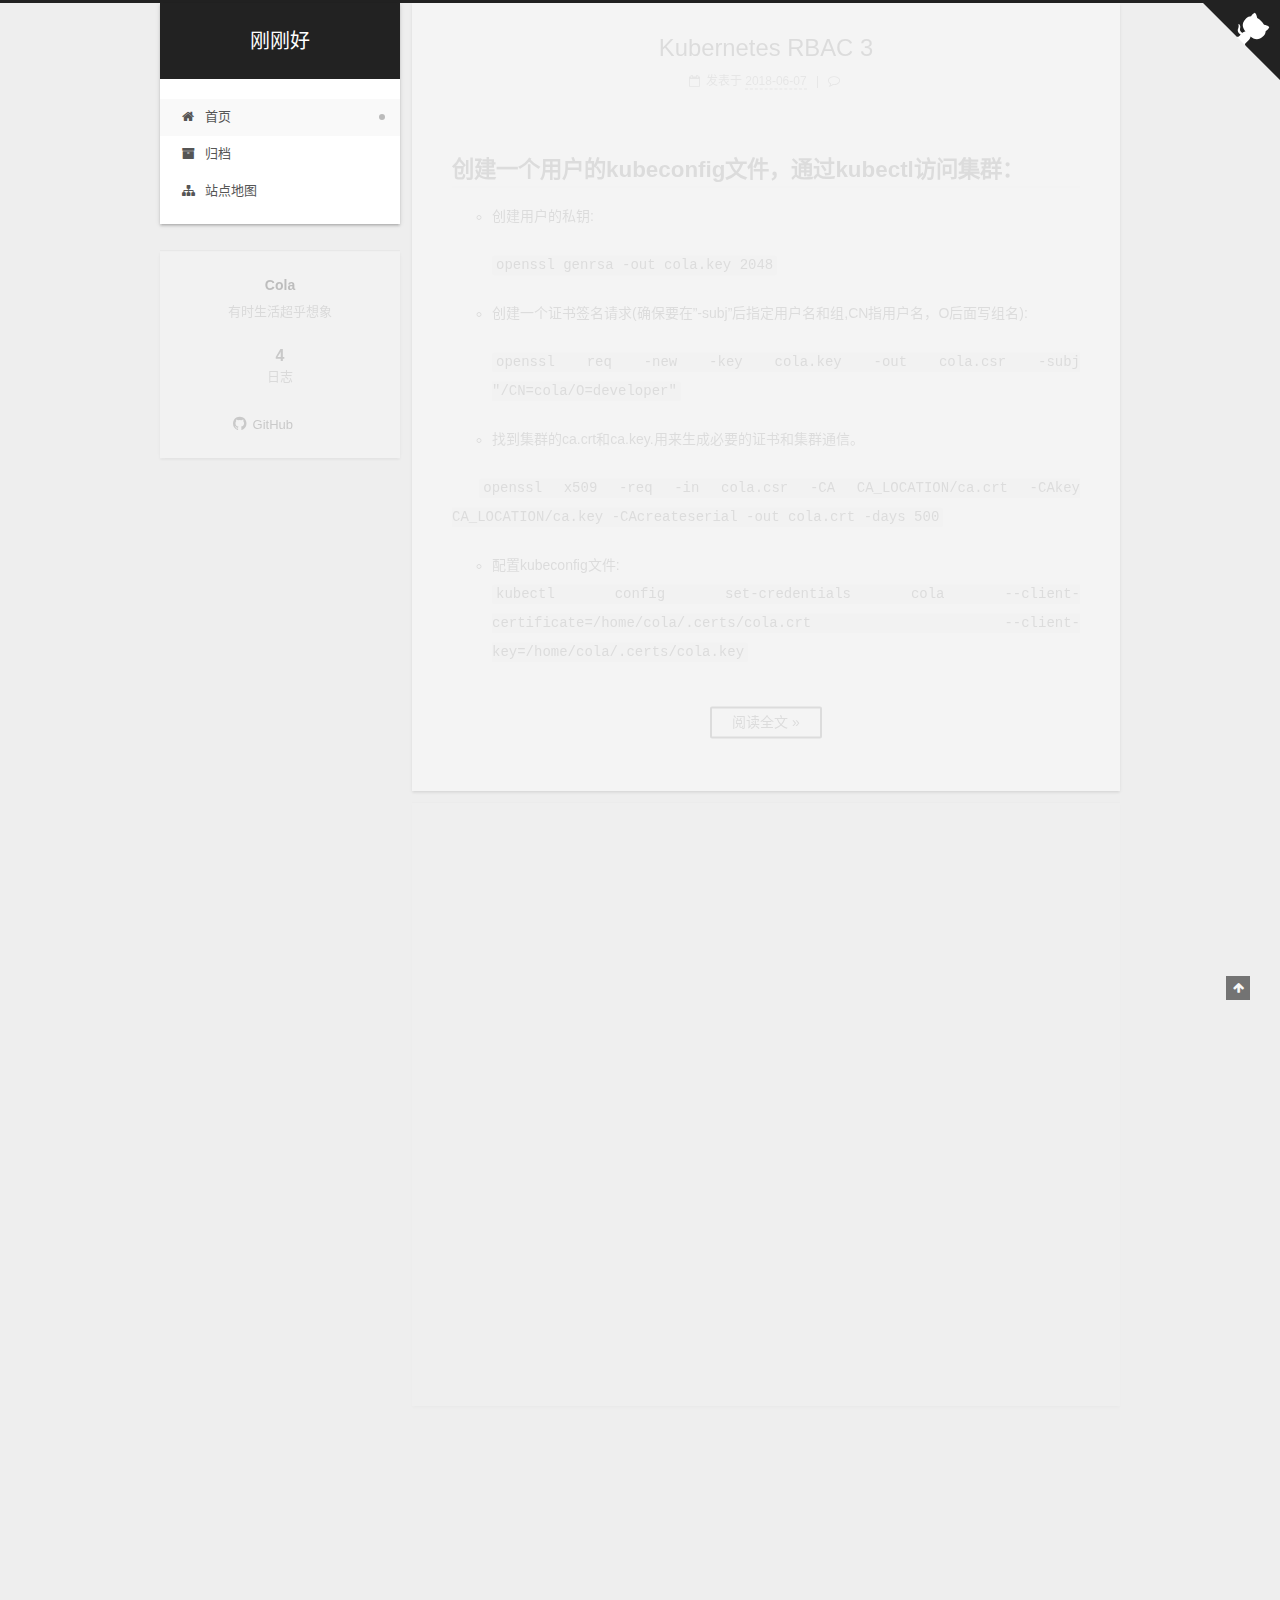
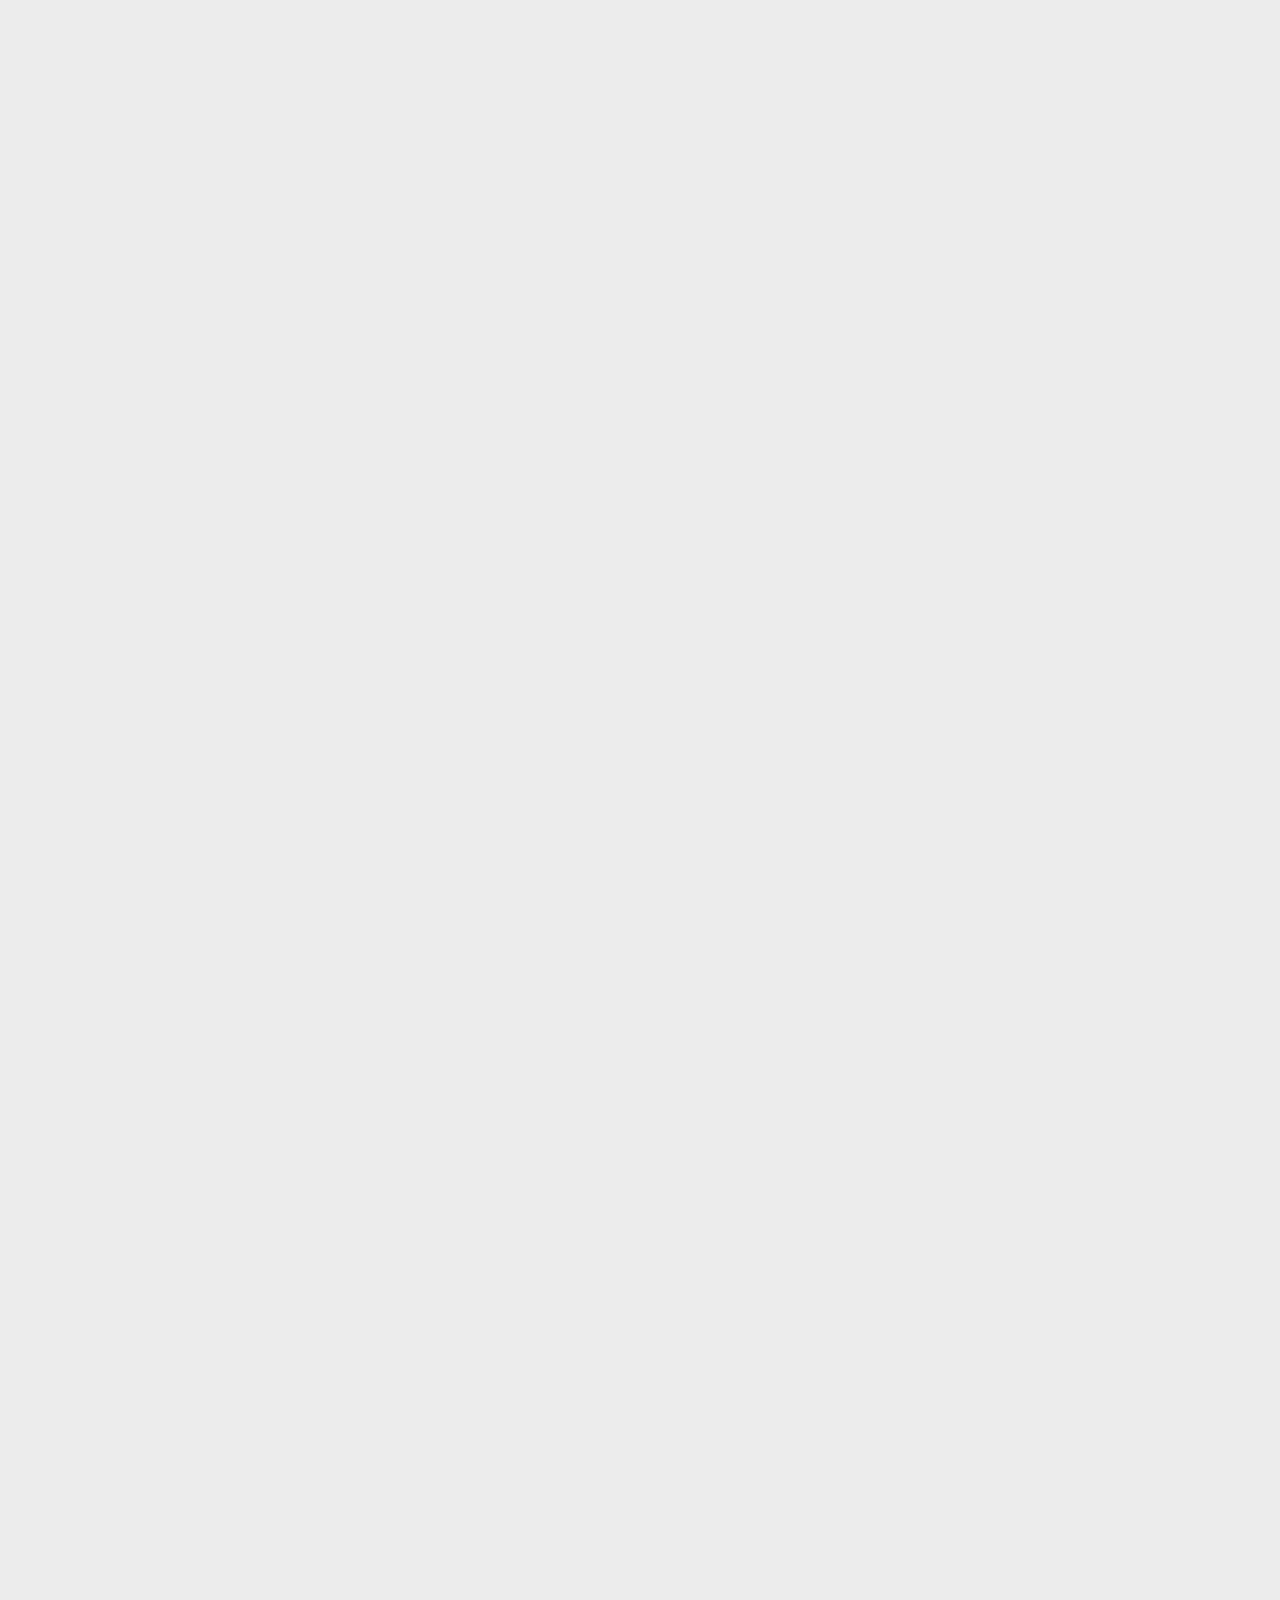
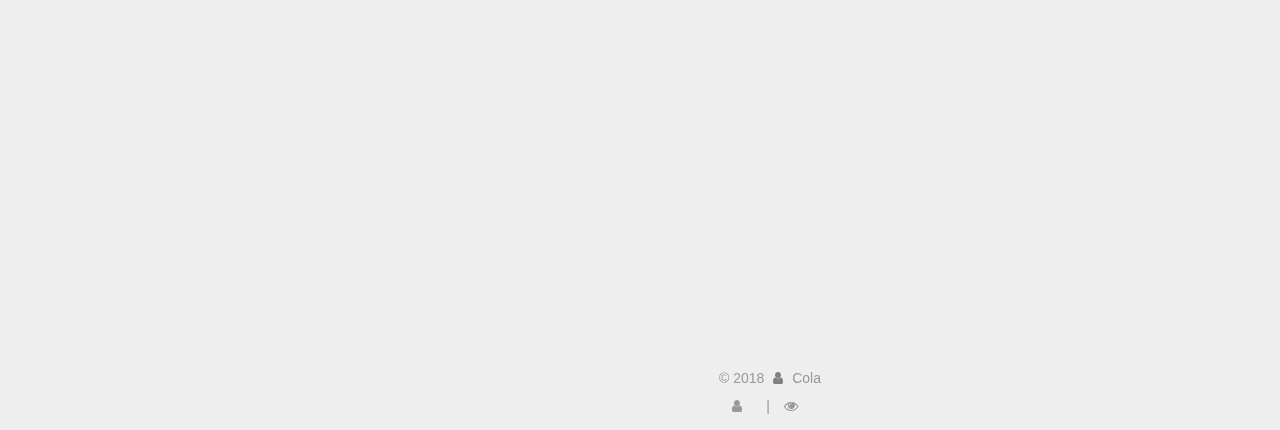
<file: index.html>
<!DOCTYPE html>












  


<html class="theme-next gemini use-motion" lang="zh-CN">
<head>
  <meta charset="UTF-8"/>
<meta http-equiv="X-UA-Compatible" content="IE=edge" />
<meta name="viewport" content="width=device-width, initial-scale=1, maximum-scale=2"/>
<meta name="theme-color" content="#222">












<meta http-equiv="Cache-Control" content="no-transform" />
<meta http-equiv="Cache-Control" content="no-siteapp" />






















<link href="/lib/font-awesome/css/font-awesome.min.css?v=4.6.2" rel="stylesheet" type="text/css" />

<link href="/css/main.css?v=6.3.0" rel="stylesheet" type="text/css" />


  <link rel="apple-touch-icon" sizes="180x180" href="/images/apple-touch-icon-next.png?v=6.3.0">


  <link rel="icon" type="image/png" sizes="32x32" href="/images/favicon-32x32-next.png?v=6.3.0">


  <link rel="icon" type="image/png" sizes="16x16" href="/images/favicon-16x16-next.png?v=6.3.0">


  <link rel="mask-icon" href="/images/logo.svg?v=6.3.0" color="#222">









<script type="text/javascript" id="hexo.configurations">
  var NexT = window.NexT || {};
  var CONFIG = {
    root: '/',
    scheme: 'Gemini',
    version: '6.3.0',
    sidebar: {"position":"left","display":"post","offset":12,"b2t":false,"scrollpercent":false,"onmobile":false},
    fancybox: false,
    fastclick: false,
    lazyload: false,
    tabs: true,
    motion: {"enable":true,"async":false,"transition":{"post_block":"fadeIn","post_header":"slideDownIn","post_body":"slideDownIn","coll_header":"slideLeftIn","sidebar":"slideUpIn"}},
    algolia: {
      applicationID: '',
      apiKey: '',
      indexName: '',
      hits: {"per_page":10},
      labels: {"input_placeholder":"Search for Posts","hits_empty":"We didn't find any results for the search: ${query}","hits_stats":"${hits} results found in ${time} ms"}
    }
  };
</script>


  




  <meta name="description" content="有时生活超乎想象">
<meta property="og:type" content="website">
<meta property="og:title" content="刚刚好">
<meta property="og:url" content="http://colachg.com/index.html">
<meta property="og:site_name" content="刚刚好">
<meta property="og:description" content="有时生活超乎想象">
<meta property="og:locale" content="zh-CN">
<meta name="twitter:card" content="summary">
<meta name="twitter:title" content="刚刚好">
<meta name="twitter:description" content="有时生活超乎想象">






  <link rel="canonical" href="http://colachg.com/"/>



<script type="text/javascript" id="page.configurations">
  CONFIG.page = {
    sidebar: "",
  };
</script>

  <title>刚刚好</title>
  









  <noscript>
  <style type="text/css">
    .use-motion .motion-element,
    .use-motion .brand,
    .use-motion .menu-item,
    .sidebar-inner,
    .use-motion .post-block,
    .use-motion .pagination,
    .use-motion .comments,
    .use-motion .post-header,
    .use-motion .post-body,
    .use-motion .collection-title { opacity: initial; }

    .use-motion .logo,
    .use-motion .site-title,
    .use-motion .site-subtitle {
      opacity: initial;
      top: initial;
    }

    .use-motion {
      .logo-line-before i { left: initial; }
      .logo-line-after i { right: initial; }
    }
  </style>
</noscript>

</head>

<body itemscope itemtype="http://schema.org/WebPage" lang="zh-CN">

  
  
    
  

  <div class="container sidebar-position-left 
  page-home">
    <div class="headband"></div>

    <header id="header" class="header" itemscope itemtype="http://schema.org/WPHeader">
      <div class="header-inner"><div class="site-brand-wrapper">
  <div class="site-meta ">
    

    <div class="custom-logo-site-title">
      <a href="/" class="brand" rel="start">
        <span class="logo-line-before"><i></i></span>
        <span class="site-title">刚刚好</span>
        <span class="logo-line-after"><i></i></span>
      </a>
    </div>
    
  </div>

  <div class="site-nav-toggle">
    <button aria-label="切换导航栏">
      <span class="btn-bar"></span>
      <span class="btn-bar"></span>
      <span class="btn-bar"></span>
    </button>
  </div>
</div>



<nav class="site-nav">
  
    <ul id="menu" class="menu">
      
        
        
        
          
          <li class="menu-item menu-item-home menu-item-active">
    <a href="/" rel="section">
      <i class="menu-item-icon fa fa-fw fa-home"></i> <br />首页</a>
  </li>
        
        
        
          
          <li class="menu-item menu-item-archives">
    <a href="/archives/" rel="section">
      <i class="menu-item-icon fa fa-fw fa-archive"></i> <br />归档</a>
  </li>
        
        
        
          
          <li class="menu-item menu-item-sitemap">
    <a href="/sitemap.xml" rel="section">
      <i class="menu-item-icon fa fa-fw fa-sitemap"></i> <br />站点地图</a>
  </li>

      
      
    </ul>
  

  

  
</nav>



  



</div>
    </header>

    
  
  
  
    
      
    
    <a href="https://github.com/colachg" class="github-corner" target="_blank" title="Follow me on GitHub" aria-label="Follow me on GitHub"><svg width="80" height="80" viewBox="0 0 250 250" style="fill:#222; color:#fff; position: absolute; top: 0; border: 0; right: 0;" aria-hidden="true"><path d="M0,0 L115,115 L130,115 L142,142 L250,250 L250,0 Z"></path><path d="M128.3,109.0 C113.8,99.7 119.0,89.6 119.0,89.6 C122.0,82.7 120.5,78.6 120.5,78.6 C119.2,72.0 123.4,76.3 123.4,76.3 C127.3,80.9 125.5,87.3 125.5,87.3 C122.9,97.6 130.6,101.9 134.4,103.2" fill="currentColor" style="transform-origin: 130px 106px;" class="octo-arm"></path><path d="M115.0,115.0 C114.9,115.1 118.7,116.5 119.8,115.4 L133.7,101.6 C136.9,99.2 139.9,98.4 142.2,98.6 C133.8,88.0 127.5,74.4 143.8,58.0 C148.5,53.4 154.0,51.2 159.7,51.0 C160.3,49.4 163.2,43.6 171.4,40.1 C171.4,40.1 176.1,42.5 178.8,56.2 C183.1,58.6 187.2,61.8 190.9,65.4 C194.5,69.0 197.7,73.2 200.1,77.6 C213.8,80.2 216.3,84.9 216.3,84.9 C212.7,93.1 206.9,96.0 205.4,96.6 C205.1,102.4 203.0,107.8 198.3,112.5 C181.9,128.9 168.3,122.5 157.7,114.1 C157.9,116.9 156.7,120.9 152.7,124.9 L141.0,136.5 C139.8,137.7 141.6,141.9 141.8,141.8 Z" fill="currentColor" class="octo-body"></path></svg>
    
      </a>
    



    <main id="main" class="main">
      <div class="main-inner">
        <div class="content-wrap">
          
            

          
          <div id="content" class="content">
            
  <section id="posts" class="posts-expand">
    
      

  

  
  
  

  

  <article class="post post-type-normal" itemscope itemtype="http://schema.org/Article">
  
  
  
  <div class="post-block">
    <link itemprop="mainEntityOfPage" href="http://colachg.com/2018/06/07/Kubernetes-RBAC-3/">

    <span hidden itemprop="author" itemscope itemtype="http://schema.org/Person">
      <meta itemprop="name" content="Cola">
      <meta itemprop="description" content="有时生活超乎想象">
      <meta itemprop="image" content="/images/avatar.gif">
    </span>

    <span hidden itemprop="publisher" itemscope itemtype="http://schema.org/Organization">
      <meta itemprop="name" content="刚刚好">
    </span>

    
      <header class="post-header">

        
        
          <h2 class="post-title" itemprop="name headline">
                
                <a class="post-title-link" href="/2018/06/07/Kubernetes-RBAC-3/" itemprop="url">
                  Kubernetes RBAC 3
                </a>
              
            
          </h2>
        

        <div class="post-meta">
          <span class="post-time">

            
            
            

            
              <span class="post-meta-item-icon">
                <i class="fa fa-calendar-o"></i>
              </span>
              
                <span class="post-meta-item-text">发表于</span>
              

              
                
              

              <time title="创建时间：2018-06-07 14:39:48 / 修改时间：15:04:15" itemprop="dateCreated datePublished" datetime="2018-06-07T14:39:48+08:00">2018-06-07</time>
            

            
              

              
            
          </span>

          

          
            
              <span class="post-comments-count">
                <span class="post-meta-divider">|</span>
                <span class="post-meta-item-icon">
                  <i class="fa fa-comment-o"></i>
                </span>
                <a href="/2018/06/07/Kubernetes-RBAC-3/#comments" itemprop="discussionUrl">
                
                  <span class="post-comments-count disqus-comment-count"
                        data-disqus-identifier="2018/06/07/Kubernetes-RBAC-3/" itemprop="commentCount"></span>
                </a>
              </span>
            
          

          
          

          

          

          

        </div>
      </header>
    

    
    
    
    <div class="post-body" itemprop="articleBody">

      
      

      
        
          <h1 id="创建一个用户的kubeconfig文件，通过kubectl访问集群："><a href="#创建一个用户的kubeconfig文件，通过kubectl访问集群：" class="headerlink" title="创建一个用户的kubeconfig文件，通过kubectl访问集群："></a>创建一个用户的kubeconfig文件，通过kubectl访问集群：</h1><ul>
<li><p>创建用户的私钥:</p>
<p><code>openssl genrsa -out cola.key 2048</code></p>
</li>
<li><p>创建一个证书签名请求(确保要在”-subj”后指定用户名和组,CN指用户名，O后面写组名):</p>
<p><code>openssl req -new -key cola.key -out cola.csr -subj &quot;/CN=cola/O=developer&quot;</code></p>
</li>
<li><p>找到集群的ca.crt和ca.key.用来生成必要的证书和集群通信。</p>
</li>
</ul>
<p>　<code>openssl x509 -req -in cola.csr -CA CA_LOCATION/ca.crt -CAkey CA_LOCATION/ca.key -CAcreateserial -out cola.crt -days 500</code></p>
<ul>
<li>配置kubeconfig文件:<br><code>kubectl config set-credentials cola --client-certificate=/home/cola/.certs/cola.crt  --client-key=/home/cola/.certs/cola.key</code></li>
</ul>
          <!--noindex-->
          <div class="post-button text-center">
            <a class="btn" href="/2018/06/07/Kubernetes-RBAC-3/#more" rel="contents">
              阅读全文 &raquo;
            </a>
          </div>
          <!--/noindex-->
        
      
    </div>

    

    
    
    

    

    

    

    <footer class="post-footer">
      

      

      

      
      
        <div class="post-eof"></div>
      
    </footer>
  </div>
  
  
  
  </article>


    
      

  

  
  
  

  

  <article class="post post-type-normal" itemscope itemtype="http://schema.org/Article">
  
  
  
  <div class="post-block">
    <link itemprop="mainEntityOfPage" href="http://colachg.com/2018/06/05/Kubernetes-RBAC-2/">

    <span hidden itemprop="author" itemscope itemtype="http://schema.org/Person">
      <meta itemprop="name" content="Cola">
      <meta itemprop="description" content="有时生活超乎想象">
      <meta itemprop="image" content="/images/avatar.gif">
    </span>

    <span hidden itemprop="publisher" itemscope itemtype="http://schema.org/Organization">
      <meta itemprop="name" content="刚刚好">
    </span>

    
      <header class="post-header">

        
        
          <h2 class="post-title" itemprop="name headline">
                
                <a class="post-title-link" href="/2018/06/05/Kubernetes-RBAC-2/" itemprop="url">
                  Kubernetes RBAC 2
                </a>
              
            
          </h2>
        

        <div class="post-meta">
          <span class="post-time">

            
            
            

            
              <span class="post-meta-item-icon">
                <i class="fa fa-calendar-o"></i>
              </span>
              
                <span class="post-meta-item-text">发表于</span>
              

              
                
              

              <time title="创建时间：2018-06-05 15:31:21" itemprop="dateCreated datePublished" datetime="2018-06-05T15:31:21+08:00">2018-06-05</time>
            

            
              

              
                
                <span class="post-meta-divider">|</span>
                

                <span class="post-meta-item-icon">
                  <i class="fa fa-calendar-check-o"></i>
                </span>
                
                  <span class="post-meta-item-text">更新于</span>
                
                <time title="修改时间：2018-06-07 14:40:05" itemprop="dateModified" datetime="2018-06-07T14:40:05+08:00">2018-06-07</time>
              
            
          </span>

          

          
            
              <span class="post-comments-count">
                <span class="post-meta-divider">|</span>
                <span class="post-meta-item-icon">
                  <i class="fa fa-comment-o"></i>
                </span>
                <a href="/2018/06/05/Kubernetes-RBAC-2/#comments" itemprop="discussionUrl">
                
                  <span class="post-comments-count disqus-comment-count"
                        data-disqus-identifier="2018/06/05/Kubernetes-RBAC-2/" itemprop="commentCount"></span>
                </a>
              </span>
            
          

          
          

          

          

          

        </div>
      </header>
    

    
    
    
    <div class="post-body" itemprop="articleBody">

      
      

      
        
          <h1 id="Do-It-Youself"><a href="#Do-It-Youself" class="headerlink" title="Do It Youself"></a>Do It Youself</h1><p>动手试一试吧:</p>
<p>正式的生产环境中，除了运维人员可以直接和k8s集群交互外。其他测试和开发也想查看下集群的信息。比如:</p>
<ul>
<li>查看线上起了几个pod,</li>
<li>每个pod的负载如何，</li>
<li>每个pod的日志，</li>
<li>线上API是否正常.</li>
</ul>
<p>思考下，对应的RBAC怎么设置，并提供kubectl的config文件呢？</p>
          <!--noindex-->
          <div class="post-button text-center">
            <a class="btn" href="/2018/06/05/Kubernetes-RBAC-2/#more" rel="contents">
              阅读全文 &raquo;
            </a>
          </div>
          <!--/noindex-->
        
      
    </div>

    

    
    
    

    

    

    

    <footer class="post-footer">
      

      

      

      
      
        <div class="post-eof"></div>
      
    </footer>
  </div>
  
  
  
  </article>


    
      

  

  
  
  

  

  <article class="post post-type-normal" itemscope itemtype="http://schema.org/Article">
  
  
  
  <div class="post-block">
    <link itemprop="mainEntityOfPage" href="http://colachg.com/2018/06/05/Kubernetes-RBAC/">

    <span hidden itemprop="author" itemscope itemtype="http://schema.org/Person">
      <meta itemprop="name" content="Cola">
      <meta itemprop="description" content="有时生活超乎想象">
      <meta itemprop="image" content="/images/avatar.gif">
    </span>

    <span hidden itemprop="publisher" itemscope itemtype="http://schema.org/Organization">
      <meta itemprop="name" content="刚刚好">
    </span>

    
      <header class="post-header">

        
        
          <h2 class="post-title" itemprop="name headline">
                
                <a class="post-title-link" href="/2018/06/05/Kubernetes-RBAC/" itemprop="url">
                  Kubernetes-RBAC
                </a>
              
            
          </h2>
        

        <div class="post-meta">
          <span class="post-time">

            
            
            

            
              <span class="post-meta-item-icon">
                <i class="fa fa-calendar-o"></i>
              </span>
              
                <span class="post-meta-item-text">发表于</span>
              

              
                
              

              <time title="创建时间：2018-06-05 14:19:15 / 修改时间：16:53:31" itemprop="dateCreated datePublished" datetime="2018-06-05T14:19:15+08:00">2018-06-05</time>
            

            
              

              
            
          </span>

          

          
            
              <span class="post-comments-count">
                <span class="post-meta-divider">|</span>
                <span class="post-meta-item-icon">
                  <i class="fa fa-comment-o"></i>
                </span>
                <a href="/2018/06/05/Kubernetes-RBAC/#comments" itemprop="discussionUrl">
                
                  <span class="post-comments-count disqus-comment-count"
                        data-disqus-identifier="2018/06/05/Kubernetes-RBAC/" itemprop="commentCount"></span>
                </a>
              </span>
            
          

          
          

          

          

          

        </div>
      </header>
    

    
    
    
    <div class="post-body" itemprop="articleBody">

      
      

      
        
          <h1 id="RBAC"><a href="#RBAC" class="headerlink" title="RBAC"></a>RBAC</h1><p>Role-Based Access Control (“RBAC”),用于认证和授权的决策。rbac可以让管理员动态地配置策略通过Kubernetes的API。</p>
<h2 id="Role-and-ClusterRole"><a href="#Role-and-ClusterRole" class="headerlink" title="Role and ClusterRole"></a>Role and ClusterRole</h2><p>一个角色(Role)代表了一些权限，权限是附加的(没有否决的规则)。定义在命名空间里的角色就是Role,而定义在整个集群的就是ClusterRole.</p>
<p>一个集群里的角色可以被赋予只有这个命名空间资源的访问权限，（只读，读写）。</p>
<figure class="highlight plain"><table><tr><td class="gutter"><pre><span class="line">1</span><br><span class="line">2</span><br><span class="line">3</span><br><span class="line">4</span><br><span class="line">5</span><br><span class="line">6</span><br><span class="line">7</span><br><span class="line">8</span><br><span class="line">9</span><br></pre></td><td class="code"><pre><span class="line">kind: Role</span><br><span class="line">apiVersion: rbac.authorization.k8s.io/v1</span><br><span class="line">metadata:</span><br><span class="line">  namespace: default</span><br><span class="line">  name: pod-reader</span><br><span class="line">rules:</span><br><span class="line">- apiGroups: [&quot;&quot;] # &quot;&quot; indicates the core API group</span><br><span class="line">  resources: [&quot;pods&quot;]</span><br><span class="line">  verbs: [&quot;get&quot;, &quot;watch&quot;, &quot;list&quot;]</span><br></pre></td></tr></table></figure>
<p>上面就是”default”命名空间下只读pods权限的角色的定义文件。</p>
<p>ClusterRole 也可以被赋予相同的权限和Role类似。但是，它的范围是整个集群，所以通常也会被赋予以下权限：</p>
<ul>
<li>集群级别的资源(比如：节点资源)</li>
<li>non-resource endpoints (like “/healthz”)</li>
<li>命名空间下的资源(比如：所有命名空间下的pods)</li>
</ul>
<figure class="highlight plain"><table><tr><td class="gutter"><pre><span class="line">1</span><br><span class="line">2</span><br><span class="line">3</span><br><span class="line">4</span><br><span class="line">5</span><br><span class="line">6</span><br><span class="line">7</span><br><span class="line">8</span><br><span class="line">9</span><br></pre></td><td class="code"><pre><span class="line">kind: ClusterRole</span><br><span class="line">apiVersion: rbac.authorization.k8s.io/v1</span><br><span class="line">metadata:</span><br><span class="line">  # &quot;namespace&quot; omitted since ClusterRoles are not namespaced</span><br><span class="line">  name: secret-reader</span><br><span class="line">rules:</span><br><span class="line">- apiGroups: [&quot;&quot;]</span><br><span class="line">  resources: [&quot;secrets&quot;]</span><br><span class="line">  verbs: [&quot;get&quot;, &quot;watch&quot;, &quot;list&quot;]</span><br></pre></td></tr></table></figure>
          <!--noindex-->
          <div class="post-button text-center">
            <a class="btn" href="/2018/06/05/Kubernetes-RBAC/#more" rel="contents">
              阅读全文 &raquo;
            </a>
          </div>
          <!--/noindex-->
        
      
    </div>

    

    
    
    

    

    

    

    <footer class="post-footer">
      

      

      

      
      
        <div class="post-eof"></div>
      
    </footer>
  </div>
  
  
  
  </article>


    
      

  

  
  
  

  

  <article class="post post-type-normal" itemscope itemtype="http://schema.org/Article">
  
  
  
  <div class="post-block">
    <link itemprop="mainEntityOfPage" href="http://colachg.com/2018/06/01/Let-s-Encrypt-Https/">

    <span hidden itemprop="author" itemscope itemtype="http://schema.org/Person">
      <meta itemprop="name" content="Cola">
      <meta itemprop="description" content="有时生活超乎想象">
      <meta itemprop="image" content="/images/avatar.gif">
    </span>

    <span hidden itemprop="publisher" itemscope itemtype="http://schema.org/Organization">
      <meta itemprop="name" content="刚刚好">
    </span>

    
      <header class="post-header">

        
        
          <h2 class="post-title" itemprop="name headline">
                
                <a class="post-title-link" href="/2018/06/01/Let-s-Encrypt-Https/" itemprop="url">
                  Let's Encrypt Https
                </a>
              
            
          </h2>
        

        <div class="post-meta">
          <span class="post-time">

            
            
            

            
              <span class="post-meta-item-icon">
                <i class="fa fa-calendar-o"></i>
              </span>
              
                <span class="post-meta-item-text">发表于</span>
              

              
                
              

              <time title="创建时间：2018-06-01 10:15:59 / 修改时间：14:52:48" itemprop="dateCreated datePublished" datetime="2018-06-01T10:15:59+08:00">2018-06-01</time>
            

            
              

              
            
          </span>

          

          
            
              <span class="post-comments-count">
                <span class="post-meta-divider">|</span>
                <span class="post-meta-item-icon">
                  <i class="fa fa-comment-o"></i>
                </span>
                <a href="/2018/06/01/Let-s-Encrypt-Https/#comments" itemprop="discussionUrl">
                
                  <span class="post-comments-count disqus-comment-count"
                        data-disqus-identifier="2018/06/01/Let-s-Encrypt-Https/" itemprop="commentCount"></span>
                </a>
              </span>
            
          

          
          

          

          

          

        </div>
      </header>
    

    
    
    
    <div class="post-body" itemprop="articleBody">

      
      

      
        
          <h2 id="Let’s-Encrypt"><a href="#Let’s-Encrypt" class="headerlink" title="Let’s Encrypt"></a><a href="https://letsencrypt.org/getting-started/" target="_blank" rel="noopener">Let’s Encrypt</a></h2><p>该网站提供免费的https证书，有效期是三个月，到期可更新。<br><a href="https://certbot.eff.org/lets-encrypt/ubuntuxenial-other" target="_blank" rel="noopener">获取证书方法</a>,  以Ubuntu 16.04为例:</p>
<ul>
<li><p>安装certbot：</p>
<figure class="highlight plain"><table><tr><td class="gutter"><pre><span class="line">1</span><br><span class="line">2</span><br><span class="line">3</span><br><span class="line">4</span><br><span class="line">5</span><br></pre></td><td class="code"><pre><span class="line">sudo apt-get update</span><br><span class="line">sudo apt-get install software-properties-common</span><br><span class="line">sudo add-apt-repository ppa:certbot/certbot</span><br><span class="line">sudo apt-get update</span><br><span class="line">sudo apt-get install certbot</span><br></pre></td></tr></table></figure>
</li>
<li><p>获取证书：</p>
<p> <code>sudo certbot certonly --standalone -d example.com -d www.example.com</code></p>
<p> 域名要提前指向所在主机的公网IP地址.</p>
</li>
<li><p>更新证书(–dry-run只是测试下，正真更新的时候要去掉):</p>
<p>　<code>sudo certbot renew --dry-run</code></p>
          <!--noindex-->
          <div class="post-button text-center">
            <a class="btn" href="/2018/06/01/Let-s-Encrypt-Https/#more" rel="contents">
              阅读全文 &raquo;
            </a>
          </div>
          <!--/noindex-->
        
      
    </div>

    

    
    
    

    

    

    

    <footer class="post-footer">
      

      

      

      
      
        <div class="post-eof"></div>
      
    </footer>
  </div>
  
  
  
  </article>


    
  </section>

  


          </div>
          

        </div>
        
          
  
  <div class="sidebar-toggle">
    <div class="sidebar-toggle-line-wrap">
      <span class="sidebar-toggle-line sidebar-toggle-line-first"></span>
      <span class="sidebar-toggle-line sidebar-toggle-line-middle"></span>
      <span class="sidebar-toggle-line sidebar-toggle-line-last"></span>
    </div>
  </div>

  <aside id="sidebar" class="sidebar">
    
    <div class="sidebar-inner">

      

      

      <section class="site-overview-wrap sidebar-panel sidebar-panel-active">
        <div class="site-overview">
          <div class="site-author motion-element" itemprop="author" itemscope itemtype="http://schema.org/Person">
            
              <p class="site-author-name" itemprop="name">Cola</p>
              <p class="site-description motion-element" itemprop="description">有时生活超乎想象</p>
          </div>

          
            <nav class="site-state motion-element">
              
                <div class="site-state-item site-state-posts">
                
                  <a href="/archives/">
                
                    <span class="site-state-item-count">4</span>
                    <span class="site-state-item-name">日志</span>
                  </a>
                </div>
              

              

              
            </nav>
          

          

          
            <div class="links-of-author motion-element">
              
                <span class="links-of-author-item">
                  <a href="https://github.com/colachg" target="_blank" title="GitHub" rel="external nofollow"><i class="fa fa-fw fa-github"></i>GitHub</a>
                  
                </span>
              
            </div>
          

          
          

          
          

          
            
          
          

        </div>
      </section>

      

      

    </div>
  </aside>


        
      </div>
    </main>

    <footer id="footer" class="footer">
      <div class="footer-inner">
        <div class="copyright">&copy; <span itemprop="copyrightYear">2018</span>
  <span class="with-love" id="animate">
    <i class="fa fa-user"></i>
  </span>
  <span class="author" itemprop="copyrightHolder">Cola</span>

  

  
</div>


  










        
<div class="busuanzi-count">
  <script async src="https://dn-lbstatics.qbox.me/busuanzi/2.3/busuanzi.pure.mini.js"></script>

  
    <span class="site-uv" title="总访客量">
      <i class="fa fa-user"></i>
      <span class="busuanzi-value" id="busuanzi_value_site_uv"></span>
    </span>
  

  
    <span class="site-pv" title="总访问量">
      <i class="fa fa-eye"></i>
      <span class="busuanzi-value" id="busuanzi_value_site_pv"></span>
    </span>
  
</div>









        
      </div>
    </footer>

    
      <div class="back-to-top">
        <i class="fa fa-arrow-up"></i>
        
      </div>
    

    

  </div>

  

<script type="text/javascript">
  if (Object.prototype.toString.call(window.Promise) !== '[object Function]') {
    window.Promise = null;
  }
</script>


























  
  
    <script type="text/javascript" src="/lib/jquery/index.js?v=2.1.3"></script>
  

  
  
    <script type="text/javascript" src="/lib/velocity/velocity.min.js?v=1.2.1"></script>
  

  
  
    <script type="text/javascript" src="/lib/velocity/velocity.ui.min.js?v=1.2.1"></script>
  


  


  <script type="text/javascript" src="/js/src/utils.js?v=6.3.0"></script>

  <script type="text/javascript" src="/js/src/motion.js?v=6.3.0"></script>



  
  


  <script type="text/javascript" src="/js/src/affix.js?v=6.3.0"></script>

  <script type="text/javascript" src="/js/src/schemes/pisces.js?v=6.3.0"></script>



  

  


  <script type="text/javascript" src="/js/src/bootstrap.js?v=6.3.0"></script>



  

  
    <script id="dsq-count-scr" src="https://colachg.disqus.com/count.js" async></script>
  

  





	





  












  





  

  

  

  

  
  

  

  

  

  

  

</body>
</html>
</file>
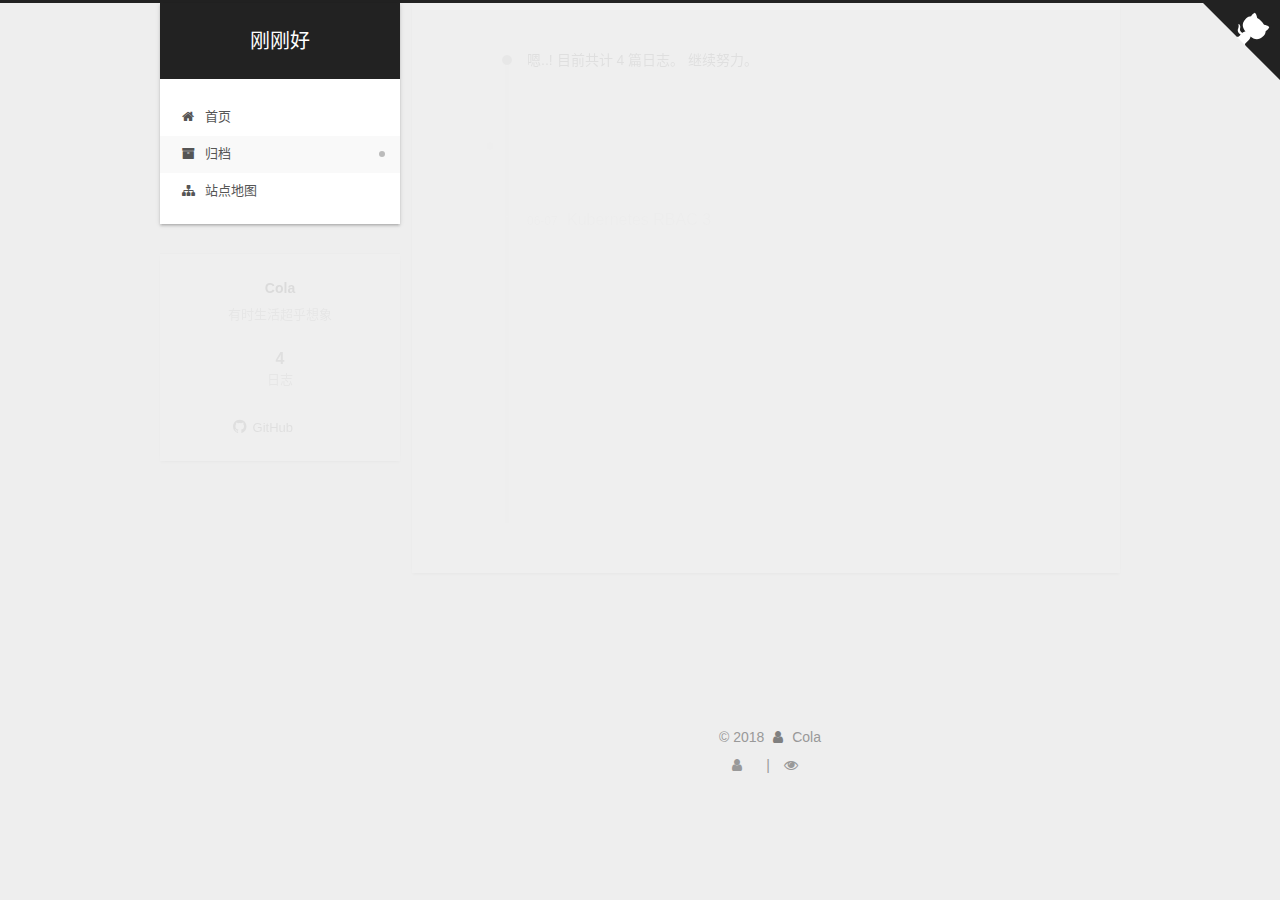
<file: archives/index.html>
<!DOCTYPE html>












  


<html class="theme-next gemini use-motion" lang="zh-CN">
<head>
  <meta charset="UTF-8"/>
<meta http-equiv="X-UA-Compatible" content="IE=edge" />
<meta name="viewport" content="width=device-width, initial-scale=1, maximum-scale=2"/>
<meta name="theme-color" content="#222">












<meta http-equiv="Cache-Control" content="no-transform" />
<meta http-equiv="Cache-Control" content="no-siteapp" />






















<link href="/lib/font-awesome/css/font-awesome.min.css?v=4.6.2" rel="stylesheet" type="text/css" />

<link href="/css/main.css?v=6.3.0" rel="stylesheet" type="text/css" />


  <link rel="apple-touch-icon" sizes="180x180" href="/images/apple-touch-icon-next.png?v=6.3.0">


  <link rel="icon" type="image/png" sizes="32x32" href="/images/favicon-32x32-next.png?v=6.3.0">


  <link rel="icon" type="image/png" sizes="16x16" href="/images/favicon-16x16-next.png?v=6.3.0">


  <link rel="mask-icon" href="/images/logo.svg?v=6.3.0" color="#222">









<script type="text/javascript" id="hexo.configurations">
  var NexT = window.NexT || {};
  var CONFIG = {
    root: '/',
    scheme: 'Gemini',
    version: '6.3.0',
    sidebar: {"position":"left","display":"post","offset":12,"b2t":false,"scrollpercent":false,"onmobile":false},
    fancybox: false,
    fastclick: false,
    lazyload: false,
    tabs: true,
    motion: {"enable":true,"async":false,"transition":{"post_block":"fadeIn","post_header":"slideDownIn","post_body":"slideDownIn","coll_header":"slideLeftIn","sidebar":"slideUpIn"}},
    algolia: {
      applicationID: '',
      apiKey: '',
      indexName: '',
      hits: {"per_page":10},
      labels: {"input_placeholder":"Search for Posts","hits_empty":"We didn't find any results for the search: ${query}","hits_stats":"${hits} results found in ${time} ms"}
    }
  };
</script>


  




  <meta name="description" content="有时生活超乎想象">
<meta property="og:type" content="website">
<meta property="og:title" content="刚刚好">
<meta property="og:url" content="http://colachg.com/archives/index.html">
<meta property="og:site_name" content="刚刚好">
<meta property="og:description" content="有时生活超乎想象">
<meta property="og:locale" content="zh-CN">
<meta name="twitter:card" content="summary">
<meta name="twitter:title" content="刚刚好">
<meta name="twitter:description" content="有时生活超乎想象">






  <link rel="canonical" href="http://colachg.com/archives/"/>



<script type="text/javascript" id="page.configurations">
  CONFIG.page = {
    sidebar: "",
  };
</script>

  <title>归档 | 刚刚好</title>
  









  <noscript>
  <style type="text/css">
    .use-motion .motion-element,
    .use-motion .brand,
    .use-motion .menu-item,
    .sidebar-inner,
    .use-motion .post-block,
    .use-motion .pagination,
    .use-motion .comments,
    .use-motion .post-header,
    .use-motion .post-body,
    .use-motion .collection-title { opacity: initial; }

    .use-motion .logo,
    .use-motion .site-title,
    .use-motion .site-subtitle {
      opacity: initial;
      top: initial;
    }

    .use-motion {
      .logo-line-before i { left: initial; }
      .logo-line-after i { right: initial; }
    }
  </style>
</noscript>

</head>

<body itemscope itemtype="http://schema.org/WebPage" lang="zh-CN">

  
  
    
  

  <div class="container sidebar-position-left page-archive">
    <div class="headband"></div>

    <header id="header" class="header" itemscope itemtype="http://schema.org/WPHeader">
      <div class="header-inner"><div class="site-brand-wrapper">
  <div class="site-meta ">
    

    <div class="custom-logo-site-title">
      <a href="/" class="brand" rel="start">
        <span class="logo-line-before"><i></i></span>
        <span class="site-title">刚刚好</span>
        <span class="logo-line-after"><i></i></span>
      </a>
    </div>
    
  </div>

  <div class="site-nav-toggle">
    <button aria-label="切换导航栏">
      <span class="btn-bar"></span>
      <span class="btn-bar"></span>
      <span class="btn-bar"></span>
    </button>
  </div>
</div>



<nav class="site-nav">
  
    <ul id="menu" class="menu">
      
        
        
        
          
          <li class="menu-item menu-item-home">
    <a href="/" rel="section">
      <i class="menu-item-icon fa fa-fw fa-home"></i> <br />首页</a>
  </li>
        
        
        
          
          <li class="menu-item menu-item-archives menu-item-active">
    <a href="/archives/" rel="section">
      <i class="menu-item-icon fa fa-fw fa-archive"></i> <br />归档</a>
  </li>
        
        
        
          
          <li class="menu-item menu-item-sitemap">
    <a href="/sitemap.xml" rel="section">
      <i class="menu-item-icon fa fa-fw fa-sitemap"></i> <br />站点地图</a>
  </li>

      
      
    </ul>
  

  

  
</nav>



  



</div>
    </header>

    
  
  
  
    
      
    
    <a href="https://github.com/colachg" class="github-corner" target="_blank" title="Follow me on GitHub" aria-label="Follow me on GitHub"><svg width="80" height="80" viewBox="0 0 250 250" style="fill:#222; color:#fff; position: absolute; top: 0; border: 0; right: 0;" aria-hidden="true"><path d="M0,0 L115,115 L130,115 L142,142 L250,250 L250,0 Z"></path><path d="M128.3,109.0 C113.8,99.7 119.0,89.6 119.0,89.6 C122.0,82.7 120.5,78.6 120.5,78.6 C119.2,72.0 123.4,76.3 123.4,76.3 C127.3,80.9 125.5,87.3 125.5,87.3 C122.9,97.6 130.6,101.9 134.4,103.2" fill="currentColor" style="transform-origin: 130px 106px;" class="octo-arm"></path><path d="M115.0,115.0 C114.9,115.1 118.7,116.5 119.8,115.4 L133.7,101.6 C136.9,99.2 139.9,98.4 142.2,98.6 C133.8,88.0 127.5,74.4 143.8,58.0 C148.5,53.4 154.0,51.2 159.7,51.0 C160.3,49.4 163.2,43.6 171.4,40.1 C171.4,40.1 176.1,42.5 178.8,56.2 C183.1,58.6 187.2,61.8 190.9,65.4 C194.5,69.0 197.7,73.2 200.1,77.6 C213.8,80.2 216.3,84.9 216.3,84.9 C212.7,93.1 206.9,96.0 205.4,96.6 C205.1,102.4 203.0,107.8 198.3,112.5 C181.9,128.9 168.3,122.5 157.7,114.1 C157.9,116.9 156.7,120.9 152.7,124.9 L141.0,136.5 C139.8,137.7 141.6,141.9 141.8,141.8 Z" fill="currentColor" class="octo-body"></path></svg>
    
      </a>
    



    <main id="main" class="main">
      <div class="main-inner">
        <div class="content-wrap">
          
            

    
    
      
      
    
      
      
    
      
      
    
    

  


          
          <div id="content" class="content">
            

  
  
  
  <div class="post-block archive">
    <div id="posts" class="posts-collapse">
      <span class="archive-move-on"></span>

      
      <span class="archive-page-counter">
        
        
        
          
        
        嗯..! 目前共计 4 篇日志。 继续努力。
      </span>
      

      

        
        
        

        
          
          <div class="collection-title">
            <h2 class="archive-year" id="archive-year-2018">2018</h2>
          </div>
        
        

        

  <article class="post post-type-normal" itemscope itemtype="http://schema.org/Article">
    <header class="post-header">

      <h3 class="post-title">
        
            <a class="post-title-link" href="/2018/06/07/Kubernetes-RBAC-3/" itemprop="url">
              
                <span itemprop="name">Kubernetes RBAC 3</span>
              
            </a>
        
      </h3>

      <div class="post-meta">
        <time class="post-time" itemprop="dateCreated"
              datetime="2018-06-07T14:39:48+08:00"
              content="2018-06-07" >
          06-07
        </time>
      </div>

    </header>
  </article>



      

        
        
        

        
        

        

  <article class="post post-type-normal" itemscope itemtype="http://schema.org/Article">
    <header class="post-header">

      <h3 class="post-title">
        
            <a class="post-title-link" href="/2018/06/05/Kubernetes-RBAC-2/" itemprop="url">
              
                <span itemprop="name">Kubernetes RBAC 2</span>
              
            </a>
        
      </h3>

      <div class="post-meta">
        <time class="post-time" itemprop="dateCreated"
              datetime="2018-06-05T15:31:21+08:00"
              content="2018-06-05" >
          06-05
        </time>
      </div>

    </header>
  </article>



      

        
        
        

        
        

        

  <article class="post post-type-normal" itemscope itemtype="http://schema.org/Article">
    <header class="post-header">

      <h3 class="post-title">
        
            <a class="post-title-link" href="/2018/06/05/Kubernetes-RBAC/" itemprop="url">
              
                <span itemprop="name">Kubernetes-RBAC</span>
              
            </a>
        
      </h3>

      <div class="post-meta">
        <time class="post-time" itemprop="dateCreated"
              datetime="2018-06-05T14:19:15+08:00"
              content="2018-06-05" >
          06-05
        </time>
      </div>

    </header>
  </article>



      

        
        
        

        
        

        

  <article class="post post-type-normal" itemscope itemtype="http://schema.org/Article">
    <header class="post-header">

      <h3 class="post-title">
        
            <a class="post-title-link" href="/2018/06/01/Let-s-Encrypt-Https/" itemprop="url">
              
                <span itemprop="name">Let's Encrypt Https</span>
              
            </a>
        
      </h3>

      <div class="post-meta">
        <time class="post-time" itemprop="dateCreated"
              datetime="2018-06-01T10:15:59+08:00"
              content="2018-06-01" >
          06-01
        </time>
      </div>

    </header>
  </article>



      

    </div>
  </div>
  
  
  

  



          </div>
          

        </div>
        
          
  
  <div class="sidebar-toggle">
    <div class="sidebar-toggle-line-wrap">
      <span class="sidebar-toggle-line sidebar-toggle-line-first"></span>
      <span class="sidebar-toggle-line sidebar-toggle-line-middle"></span>
      <span class="sidebar-toggle-line sidebar-toggle-line-last"></span>
    </div>
  </div>

  <aside id="sidebar" class="sidebar">
    
    <div class="sidebar-inner">

      

      

      <section class="site-overview-wrap sidebar-panel sidebar-panel-active">
        <div class="site-overview">
          <div class="site-author motion-element" itemprop="author" itemscope itemtype="http://schema.org/Person">
            
              <p class="site-author-name" itemprop="name">Cola</p>
              <p class="site-description motion-element" itemprop="description">有时生活超乎想象</p>
          </div>

          
            <nav class="site-state motion-element">
              
                <div class="site-state-item site-state-posts">
                
                  <a href="/archives/">
                
                    <span class="site-state-item-count">4</span>
                    <span class="site-state-item-name">日志</span>
                  </a>
                </div>
              

              

              
            </nav>
          

          

          
            <div class="links-of-author motion-element">
              
                <span class="links-of-author-item">
                  <a href="https://github.com/colachg" target="_blank" title="GitHub" rel="external nofollow"><i class="fa fa-fw fa-github"></i>GitHub</a>
                  
                </span>
              
            </div>
          

          
          

          
          

          
            
          
          

        </div>
      </section>

      

      

    </div>
  </aside>


        
      </div>
    </main>

    <footer id="footer" class="footer">
      <div class="footer-inner">
        <div class="copyright">&copy; <span itemprop="copyrightYear">2018</span>
  <span class="with-love" id="animate">
    <i class="fa fa-user"></i>
  </span>
  <span class="author" itemprop="copyrightHolder">Cola</span>

  

  
</div>


  










        
<div class="busuanzi-count">
  <script async src="https://dn-lbstatics.qbox.me/busuanzi/2.3/busuanzi.pure.mini.js"></script>

  
    <span class="site-uv" title="总访客量">
      <i class="fa fa-user"></i>
      <span class="busuanzi-value" id="busuanzi_value_site_uv"></span>
    </span>
  

  
    <span class="site-pv" title="总访问量">
      <i class="fa fa-eye"></i>
      <span class="busuanzi-value" id="busuanzi_value_site_pv"></span>
    </span>
  
</div>









        
      </div>
    </footer>

    
      <div class="back-to-top">
        <i class="fa fa-arrow-up"></i>
        
      </div>
    

    

  </div>

  

<script type="text/javascript">
  if (Object.prototype.toString.call(window.Promise) !== '[object Function]') {
    window.Promise = null;
  }
</script>


























  
  
    <script type="text/javascript" src="/lib/jquery/index.js?v=2.1.3"></script>
  

  
  
    <script type="text/javascript" src="/lib/velocity/velocity.min.js?v=1.2.1"></script>
  

  
  
    <script type="text/javascript" src="/lib/velocity/velocity.ui.min.js?v=1.2.1"></script>
  


  


  <script type="text/javascript" src="/js/src/utils.js?v=6.3.0"></script>

  <script type="text/javascript" src="/js/src/motion.js?v=6.3.0"></script>



  
  


  <script type="text/javascript" src="/js/src/affix.js?v=6.3.0"></script>

  <script type="text/javascript" src="/js/src/schemes/pisces.js?v=6.3.0"></script>



  

  


  <script type="text/javascript" src="/js/src/bootstrap.js?v=6.3.0"></script>



  

  
    <script id="dsq-count-scr" src="https://colachg.disqus.com/count.js" async></script>
  

  





	





  












  





  

  

  

  

  
  

  

  

  

  

  

</body>
</html>
</file>
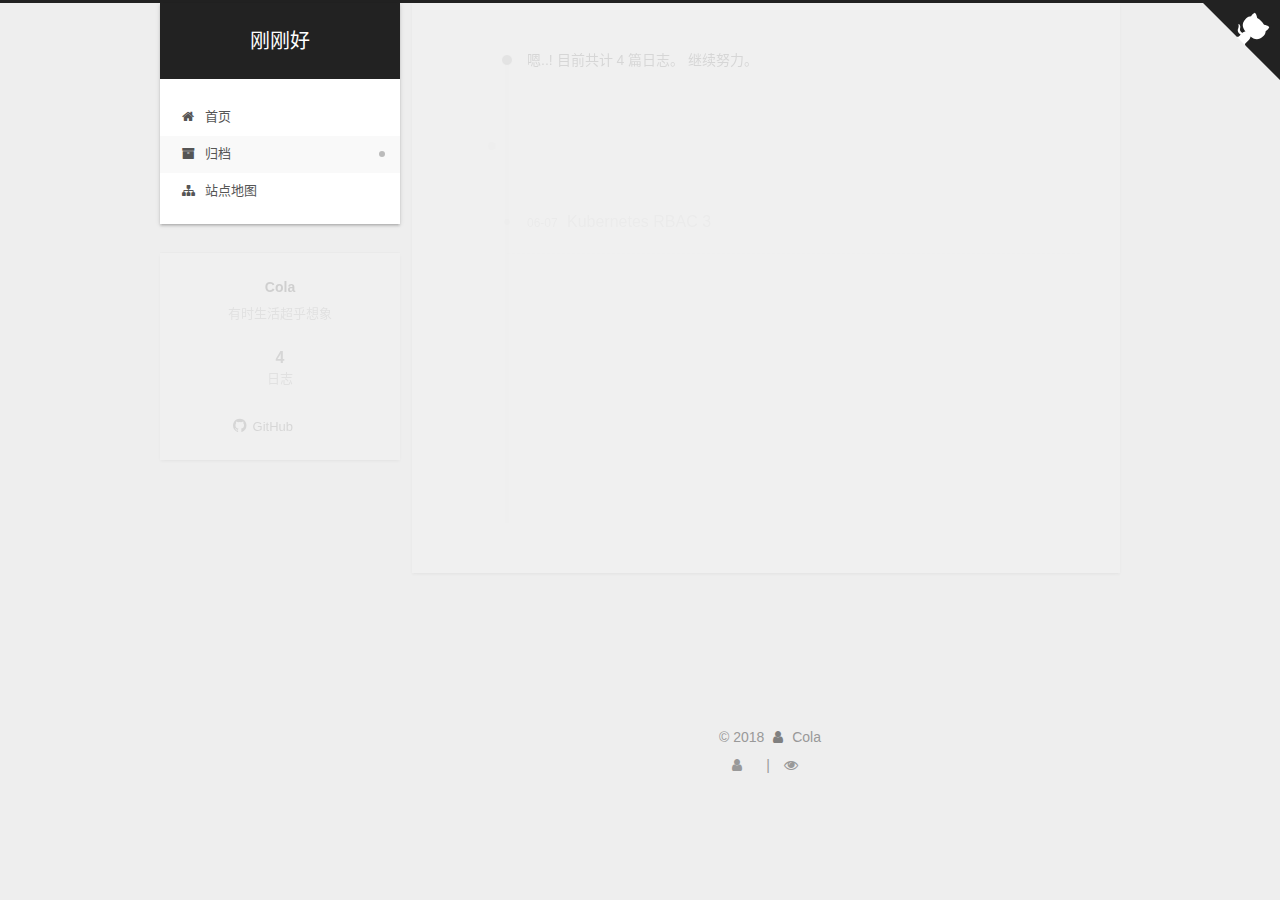
<file: archives/2018/index.html>
<!DOCTYPE html>












  


<html class="theme-next gemini use-motion" lang="zh-CN">
<head>
  <meta charset="UTF-8"/>
<meta http-equiv="X-UA-Compatible" content="IE=edge" />
<meta name="viewport" content="width=device-width, initial-scale=1, maximum-scale=2"/>
<meta name="theme-color" content="#222">












<meta http-equiv="Cache-Control" content="no-transform" />
<meta http-equiv="Cache-Control" content="no-siteapp" />






















<link href="/lib/font-awesome/css/font-awesome.min.css?v=4.6.2" rel="stylesheet" type="text/css" />

<link href="/css/main.css?v=6.3.0" rel="stylesheet" type="text/css" />


  <link rel="apple-touch-icon" sizes="180x180" href="/images/apple-touch-icon-next.png?v=6.3.0">


  <link rel="icon" type="image/png" sizes="32x32" href="/images/favicon-32x32-next.png?v=6.3.0">


  <link rel="icon" type="image/png" sizes="16x16" href="/images/favicon-16x16-next.png?v=6.3.0">


  <link rel="mask-icon" href="/images/logo.svg?v=6.3.0" color="#222">









<script type="text/javascript" id="hexo.configurations">
  var NexT = window.NexT || {};
  var CONFIG = {
    root: '/',
    scheme: 'Gemini',
    version: '6.3.0',
    sidebar: {"position":"left","display":"post","offset":12,"b2t":false,"scrollpercent":false,"onmobile":false},
    fancybox: false,
    fastclick: false,
    lazyload: false,
    tabs: true,
    motion: {"enable":true,"async":false,"transition":{"post_block":"fadeIn","post_header":"slideDownIn","post_body":"slideDownIn","coll_header":"slideLeftIn","sidebar":"slideUpIn"}},
    algolia: {
      applicationID: '',
      apiKey: '',
      indexName: '',
      hits: {"per_page":10},
      labels: {"input_placeholder":"Search for Posts","hits_empty":"We didn't find any results for the search: ${query}","hits_stats":"${hits} results found in ${time} ms"}
    }
  };
</script>


  




  <meta name="description" content="有时生活超乎想象">
<meta property="og:type" content="website">
<meta property="og:title" content="刚刚好">
<meta property="og:url" content="http://colachg.com/archives/2018/index.html">
<meta property="og:site_name" content="刚刚好">
<meta property="og:description" content="有时生活超乎想象">
<meta property="og:locale" content="zh-CN">
<meta name="twitter:card" content="summary">
<meta name="twitter:title" content="刚刚好">
<meta name="twitter:description" content="有时生活超乎想象">






  <link rel="canonical" href="http://colachg.com/archives/2018/"/>



<script type="text/javascript" id="page.configurations">
  CONFIG.page = {
    sidebar: "",
  };
</script>

  <title>归档 | 刚刚好</title>
  









  <noscript>
  <style type="text/css">
    .use-motion .motion-element,
    .use-motion .brand,
    .use-motion .menu-item,
    .sidebar-inner,
    .use-motion .post-block,
    .use-motion .pagination,
    .use-motion .comments,
    .use-motion .post-header,
    .use-motion .post-body,
    .use-motion .collection-title { opacity: initial; }

    .use-motion .logo,
    .use-motion .site-title,
    .use-motion .site-subtitle {
      opacity: initial;
      top: initial;
    }

    .use-motion {
      .logo-line-before i { left: initial; }
      .logo-line-after i { right: initial; }
    }
  </style>
</noscript>

</head>

<body itemscope itemtype="http://schema.org/WebPage" lang="zh-CN">

  
  
    
  

  <div class="container sidebar-position-left page-archive">
    <div class="headband"></div>

    <header id="header" class="header" itemscope itemtype="http://schema.org/WPHeader">
      <div class="header-inner"><div class="site-brand-wrapper">
  <div class="site-meta ">
    

    <div class="custom-logo-site-title">
      <a href="/" class="brand" rel="start">
        <span class="logo-line-before"><i></i></span>
        <span class="site-title">刚刚好</span>
        <span class="logo-line-after"><i></i></span>
      </a>
    </div>
    
  </div>

  <div class="site-nav-toggle">
    <button aria-label="切换导航栏">
      <span class="btn-bar"></span>
      <span class="btn-bar"></span>
      <span class="btn-bar"></span>
    </button>
  </div>
</div>



<nav class="site-nav">
  
    <ul id="menu" class="menu">
      
        
        
        
          
          <li class="menu-item menu-item-home">
    <a href="/" rel="section">
      <i class="menu-item-icon fa fa-fw fa-home"></i> <br />首页</a>
  </li>
        
        
        
          
          <li class="menu-item menu-item-archives menu-item-active">
    <a href="/archives/" rel="section">
      <i class="menu-item-icon fa fa-fw fa-archive"></i> <br />归档</a>
  </li>
        
        
        
          
          <li class="menu-item menu-item-sitemap">
    <a href="/sitemap.xml" rel="section">
      <i class="menu-item-icon fa fa-fw fa-sitemap"></i> <br />站点地图</a>
  </li>

      
      
    </ul>
  

  

  
</nav>



  



</div>
    </header>

    
  
  
  
    
      
    
    <a href="https://github.com/colachg" class="github-corner" target="_blank" title="Follow me on GitHub" aria-label="Follow me on GitHub"><svg width="80" height="80" viewBox="0 0 250 250" style="fill:#222; color:#fff; position: absolute; top: 0; border: 0; right: 0;" aria-hidden="true"><path d="M0,0 L115,115 L130,115 L142,142 L250,250 L250,0 Z"></path><path d="M128.3,109.0 C113.8,99.7 119.0,89.6 119.0,89.6 C122.0,82.7 120.5,78.6 120.5,78.6 C119.2,72.0 123.4,76.3 123.4,76.3 C127.3,80.9 125.5,87.3 125.5,87.3 C122.9,97.6 130.6,101.9 134.4,103.2" fill="currentColor" style="transform-origin: 130px 106px;" class="octo-arm"></path><path d="M115.0,115.0 C114.9,115.1 118.7,116.5 119.8,115.4 L133.7,101.6 C136.9,99.2 139.9,98.4 142.2,98.6 C133.8,88.0 127.5,74.4 143.8,58.0 C148.5,53.4 154.0,51.2 159.7,51.0 C160.3,49.4 163.2,43.6 171.4,40.1 C171.4,40.1 176.1,42.5 178.8,56.2 C183.1,58.6 187.2,61.8 190.9,65.4 C194.5,69.0 197.7,73.2 200.1,77.6 C213.8,80.2 216.3,84.9 216.3,84.9 C212.7,93.1 206.9,96.0 205.4,96.6 C205.1,102.4 203.0,107.8 198.3,112.5 C181.9,128.9 168.3,122.5 157.7,114.1 C157.9,116.9 156.7,120.9 152.7,124.9 L141.0,136.5 C139.8,137.7 141.6,141.9 141.8,141.8 Z" fill="currentColor" class="octo-body"></path></svg>
    
      </a>
    



    <main id="main" class="main">
      <div class="main-inner">
        <div class="content-wrap">
          
            

    
    
      
      
    
      
      
    
      
      
    
    

  


          
          <div id="content" class="content">
            

  
  
  
  <div class="post-block archive">
    <div id="posts" class="posts-collapse">
      <span class="archive-move-on"></span>

      
      <span class="archive-page-counter">
        
        
        
          
        
        嗯..! 目前共计 4 篇日志。 继续努力。
      </span>
      

      

        
        
        

        
          
          <div class="collection-title">
            <h2 class="archive-year" id="archive-year-2018">2018</h2>
          </div>
        
        

        

  <article class="post post-type-normal" itemscope itemtype="http://schema.org/Article">
    <header class="post-header">

      <h3 class="post-title">
        
            <a class="post-title-link" href="/2018/06/07/Kubernetes-RBAC-3/" itemprop="url">
              
                <span itemprop="name">Kubernetes RBAC 3</span>
              
            </a>
        
      </h3>

      <div class="post-meta">
        <time class="post-time" itemprop="dateCreated"
              datetime="2018-06-07T14:39:48+08:00"
              content="2018-06-07" >
          06-07
        </time>
      </div>

    </header>
  </article>



      

        
        
        

        
        

        

  <article class="post post-type-normal" itemscope itemtype="http://schema.org/Article">
    <header class="post-header">

      <h3 class="post-title">
        
            <a class="post-title-link" href="/2018/06/05/Kubernetes-RBAC-2/" itemprop="url">
              
                <span itemprop="name">Kubernetes RBAC 2</span>
              
            </a>
        
      </h3>

      <div class="post-meta">
        <time class="post-time" itemprop="dateCreated"
              datetime="2018-06-05T15:31:21+08:00"
              content="2018-06-05" >
          06-05
        </time>
      </div>

    </header>
  </article>



      

        
        
        

        
        

        

  <article class="post post-type-normal" itemscope itemtype="http://schema.org/Article">
    <header class="post-header">

      <h3 class="post-title">
        
            <a class="post-title-link" href="/2018/06/05/Kubernetes-RBAC/" itemprop="url">
              
                <span itemprop="name">Kubernetes-RBAC</span>
              
            </a>
        
      </h3>

      <div class="post-meta">
        <time class="post-time" itemprop="dateCreated"
              datetime="2018-06-05T14:19:15+08:00"
              content="2018-06-05" >
          06-05
        </time>
      </div>

    </header>
  </article>



      

        
        
        

        
        

        

  <article class="post post-type-normal" itemscope itemtype="http://schema.org/Article">
    <header class="post-header">

      <h3 class="post-title">
        
            <a class="post-title-link" href="/2018/06/01/Let-s-Encrypt-Https/" itemprop="url">
              
                <span itemprop="name">Let's Encrypt Https</span>
              
            </a>
        
      </h3>

      <div class="post-meta">
        <time class="post-time" itemprop="dateCreated"
              datetime="2018-06-01T10:15:59+08:00"
              content="2018-06-01" >
          06-01
        </time>
      </div>

    </header>
  </article>



      

    </div>
  </div>
  
  
  

  



          </div>
          

        </div>
        
          
  
  <div class="sidebar-toggle">
    <div class="sidebar-toggle-line-wrap">
      <span class="sidebar-toggle-line sidebar-toggle-line-first"></span>
      <span class="sidebar-toggle-line sidebar-toggle-line-middle"></span>
      <span class="sidebar-toggle-line sidebar-toggle-line-last"></span>
    </div>
  </div>

  <aside id="sidebar" class="sidebar">
    
    <div class="sidebar-inner">

      

      

      <section class="site-overview-wrap sidebar-panel sidebar-panel-active">
        <div class="site-overview">
          <div class="site-author motion-element" itemprop="author" itemscope itemtype="http://schema.org/Person">
            
              <p class="site-author-name" itemprop="name">Cola</p>
              <p class="site-description motion-element" itemprop="description">有时生活超乎想象</p>
          </div>

          
            <nav class="site-state motion-element">
              
                <div class="site-state-item site-state-posts">
                
                  <a href="/archives/">
                
                    <span class="site-state-item-count">4</span>
                    <span class="site-state-item-name">日志</span>
                  </a>
                </div>
              

              

              
            </nav>
          

          

          
            <div class="links-of-author motion-element">
              
                <span class="links-of-author-item">
                  <a href="https://github.com/colachg" target="_blank" title="GitHub" rel="external nofollow"><i class="fa fa-fw fa-github"></i>GitHub</a>
                  
                </span>
              
            </div>
          

          
          

          
          

          
            
          
          

        </div>
      </section>

      

      

    </div>
  </aside>


        
      </div>
    </main>

    <footer id="footer" class="footer">
      <div class="footer-inner">
        <div class="copyright">&copy; <span itemprop="copyrightYear">2018</span>
  <span class="with-love" id="animate">
    <i class="fa fa-user"></i>
  </span>
  <span class="author" itemprop="copyrightHolder">Cola</span>

  

  
</div>


  










        
<div class="busuanzi-count">
  <script async src="https://dn-lbstatics.qbox.me/busuanzi/2.3/busuanzi.pure.mini.js"></script>

  
    <span class="site-uv" title="总访客量">
      <i class="fa fa-user"></i>
      <span class="busuanzi-value" id="busuanzi_value_site_uv"></span>
    </span>
  

  
    <span class="site-pv" title="总访问量">
      <i class="fa fa-eye"></i>
      <span class="busuanzi-value" id="busuanzi_value_site_pv"></span>
    </span>
  
</div>









        
      </div>
    </footer>

    
      <div class="back-to-top">
        <i class="fa fa-arrow-up"></i>
        
      </div>
    

    

  </div>

  

<script type="text/javascript">
  if (Object.prototype.toString.call(window.Promise) !== '[object Function]') {
    window.Promise = null;
  }
</script>


























  
  
    <script type="text/javascript" src="/lib/jquery/index.js?v=2.1.3"></script>
  

  
  
    <script type="text/javascript" src="/lib/velocity/velocity.min.js?v=1.2.1"></script>
  

  
  
    <script type="text/javascript" src="/lib/velocity/velocity.ui.min.js?v=1.2.1"></script>
  


  


  <script type="text/javascript" src="/js/src/utils.js?v=6.3.0"></script>

  <script type="text/javascript" src="/js/src/motion.js?v=6.3.0"></script>



  
  


  <script type="text/javascript" src="/js/src/affix.js?v=6.3.0"></script>

  <script type="text/javascript" src="/js/src/schemes/pisces.js?v=6.3.0"></script>



  

  


  <script type="text/javascript" src="/js/src/bootstrap.js?v=6.3.0"></script>



  

  
    <script id="dsq-count-scr" src="https://colachg.disqus.com/count.js" async></script>
  

  





	





  












  





  

  

  

  

  
  

  

  

  

  

  

</body>
</html>
</file>
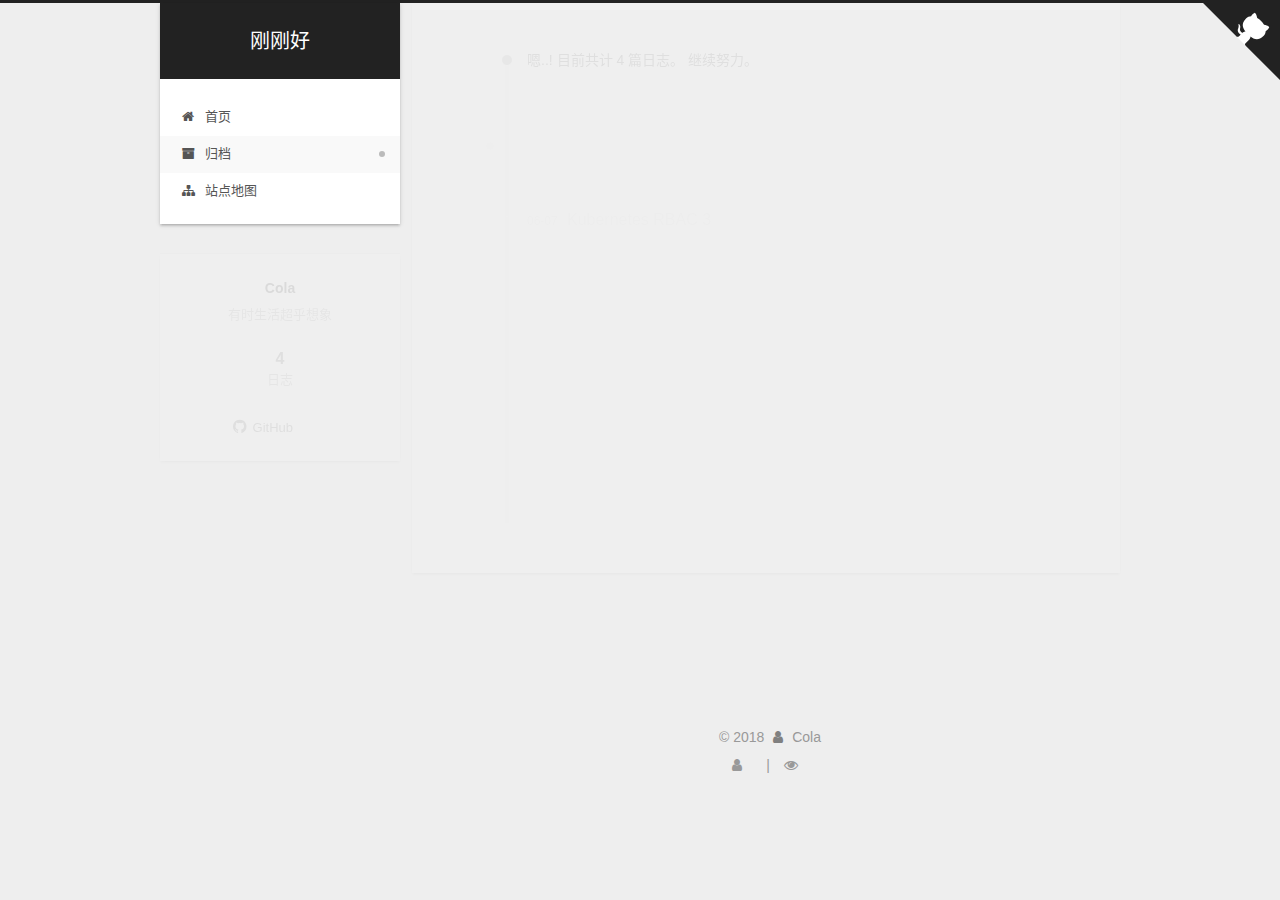
<file: archives/2018/06/index.html>
<!DOCTYPE html>












  


<html class="theme-next gemini use-motion" lang="zh-CN">
<head>
  <meta charset="UTF-8"/>
<meta http-equiv="X-UA-Compatible" content="IE=edge" />
<meta name="viewport" content="width=device-width, initial-scale=1, maximum-scale=2"/>
<meta name="theme-color" content="#222">












<meta http-equiv="Cache-Control" content="no-transform" />
<meta http-equiv="Cache-Control" content="no-siteapp" />






















<link href="/lib/font-awesome/css/font-awesome.min.css?v=4.6.2" rel="stylesheet" type="text/css" />

<link href="/css/main.css?v=6.3.0" rel="stylesheet" type="text/css" />


  <link rel="apple-touch-icon" sizes="180x180" href="/images/apple-touch-icon-next.png?v=6.3.0">


  <link rel="icon" type="image/png" sizes="32x32" href="/images/favicon-32x32-next.png?v=6.3.0">


  <link rel="icon" type="image/png" sizes="16x16" href="/images/favicon-16x16-next.png?v=6.3.0">


  <link rel="mask-icon" href="/images/logo.svg?v=6.3.0" color="#222">









<script type="text/javascript" id="hexo.configurations">
  var NexT = window.NexT || {};
  var CONFIG = {
    root: '/',
    scheme: 'Gemini',
    version: '6.3.0',
    sidebar: {"position":"left","display":"post","offset":12,"b2t":false,"scrollpercent":false,"onmobile":false},
    fancybox: false,
    fastclick: false,
    lazyload: false,
    tabs: true,
    motion: {"enable":true,"async":false,"transition":{"post_block":"fadeIn","post_header":"slideDownIn","post_body":"slideDownIn","coll_header":"slideLeftIn","sidebar":"slideUpIn"}},
    algolia: {
      applicationID: '',
      apiKey: '',
      indexName: '',
      hits: {"per_page":10},
      labels: {"input_placeholder":"Search for Posts","hits_empty":"We didn't find any results for the search: ${query}","hits_stats":"${hits} results found in ${time} ms"}
    }
  };
</script>


  




  <meta name="description" content="有时生活超乎想象">
<meta property="og:type" content="website">
<meta property="og:title" content="刚刚好">
<meta property="og:url" content="http://colachg.com/archives/2018/06/index.html">
<meta property="og:site_name" content="刚刚好">
<meta property="og:description" content="有时生活超乎想象">
<meta property="og:locale" content="zh-CN">
<meta name="twitter:card" content="summary">
<meta name="twitter:title" content="刚刚好">
<meta name="twitter:description" content="有时生活超乎想象">






  <link rel="canonical" href="http://colachg.com/archives/2018/06/"/>



<script type="text/javascript" id="page.configurations">
  CONFIG.page = {
    sidebar: "",
  };
</script>

  <title>归档 | 刚刚好</title>
  









  <noscript>
  <style type="text/css">
    .use-motion .motion-element,
    .use-motion .brand,
    .use-motion .menu-item,
    .sidebar-inner,
    .use-motion .post-block,
    .use-motion .pagination,
    .use-motion .comments,
    .use-motion .post-header,
    .use-motion .post-body,
    .use-motion .collection-title { opacity: initial; }

    .use-motion .logo,
    .use-motion .site-title,
    .use-motion .site-subtitle {
      opacity: initial;
      top: initial;
    }

    .use-motion {
      .logo-line-before i { left: initial; }
      .logo-line-after i { right: initial; }
    }
  </style>
</noscript>

</head>

<body itemscope itemtype="http://schema.org/WebPage" lang="zh-CN">

  
  
    
  

  <div class="container sidebar-position-left page-archive">
    <div class="headband"></div>

    <header id="header" class="header" itemscope itemtype="http://schema.org/WPHeader">
      <div class="header-inner"><div class="site-brand-wrapper">
  <div class="site-meta ">
    

    <div class="custom-logo-site-title">
      <a href="/" class="brand" rel="start">
        <span class="logo-line-before"><i></i></span>
        <span class="site-title">刚刚好</span>
        <span class="logo-line-after"><i></i></span>
      </a>
    </div>
    
  </div>

  <div class="site-nav-toggle">
    <button aria-label="切换导航栏">
      <span class="btn-bar"></span>
      <span class="btn-bar"></span>
      <span class="btn-bar"></span>
    </button>
  </div>
</div>



<nav class="site-nav">
  
    <ul id="menu" class="menu">
      
        
        
        
          
          <li class="menu-item menu-item-home">
    <a href="/" rel="section">
      <i class="menu-item-icon fa fa-fw fa-home"></i> <br />首页</a>
  </li>
        
        
        
          
          <li class="menu-item menu-item-archives menu-item-active">
    <a href="/archives/" rel="section">
      <i class="menu-item-icon fa fa-fw fa-archive"></i> <br />归档</a>
  </li>
        
        
        
          
          <li class="menu-item menu-item-sitemap">
    <a href="/sitemap.xml" rel="section">
      <i class="menu-item-icon fa fa-fw fa-sitemap"></i> <br />站点地图</a>
  </li>

      
      
    </ul>
  

  

  
</nav>



  



</div>
    </header>

    
  
  
  
    
      
    
    <a href="https://github.com/colachg" class="github-corner" target="_blank" title="Follow me on GitHub" aria-label="Follow me on GitHub"><svg width="80" height="80" viewBox="0 0 250 250" style="fill:#222; color:#fff; position: absolute; top: 0; border: 0; right: 0;" aria-hidden="true"><path d="M0,0 L115,115 L130,115 L142,142 L250,250 L250,0 Z"></path><path d="M128.3,109.0 C113.8,99.7 119.0,89.6 119.0,89.6 C122.0,82.7 120.5,78.6 120.5,78.6 C119.2,72.0 123.4,76.3 123.4,76.3 C127.3,80.9 125.5,87.3 125.5,87.3 C122.9,97.6 130.6,101.9 134.4,103.2" fill="currentColor" style="transform-origin: 130px 106px;" class="octo-arm"></path><path d="M115.0,115.0 C114.9,115.1 118.7,116.5 119.8,115.4 L133.7,101.6 C136.9,99.2 139.9,98.4 142.2,98.6 C133.8,88.0 127.5,74.4 143.8,58.0 C148.5,53.4 154.0,51.2 159.7,51.0 C160.3,49.4 163.2,43.6 171.4,40.1 C171.4,40.1 176.1,42.5 178.8,56.2 C183.1,58.6 187.2,61.8 190.9,65.4 C194.5,69.0 197.7,73.2 200.1,77.6 C213.8,80.2 216.3,84.9 216.3,84.9 C212.7,93.1 206.9,96.0 205.4,96.6 C205.1,102.4 203.0,107.8 198.3,112.5 C181.9,128.9 168.3,122.5 157.7,114.1 C157.9,116.9 156.7,120.9 152.7,124.9 L141.0,136.5 C139.8,137.7 141.6,141.9 141.8,141.8 Z" fill="currentColor" class="octo-body"></path></svg>
    
      </a>
    



    <main id="main" class="main">
      <div class="main-inner">
        <div class="content-wrap">
          
            

    
    
      
      
    
      
      
    
      
      
    
    

  


          
          <div id="content" class="content">
            

  
  
  
  <div class="post-block archive">
    <div id="posts" class="posts-collapse">
      <span class="archive-move-on"></span>

      
      <span class="archive-page-counter">
        
        
        
          
        
        嗯..! 目前共计 4 篇日志。 继续努力。
      </span>
      

      

        
        
        

        
          
          <div class="collection-title">
            <h2 class="archive-year" id="archive-year-2018">2018</h2>
          </div>
        
        

        

  <article class="post post-type-normal" itemscope itemtype="http://schema.org/Article">
    <header class="post-header">

      <h3 class="post-title">
        
            <a class="post-title-link" href="/2018/06/07/Kubernetes-RBAC-3/" itemprop="url">
              
                <span itemprop="name">Kubernetes RBAC 3</span>
              
            </a>
        
      </h3>

      <div class="post-meta">
        <time class="post-time" itemprop="dateCreated"
              datetime="2018-06-07T14:39:48+08:00"
              content="2018-06-07" >
          06-07
        </time>
      </div>

    </header>
  </article>



      

        
        
        

        
        

        

  <article class="post post-type-normal" itemscope itemtype="http://schema.org/Article">
    <header class="post-header">

      <h3 class="post-title">
        
            <a class="post-title-link" href="/2018/06/05/Kubernetes-RBAC-2/" itemprop="url">
              
                <span itemprop="name">Kubernetes RBAC 2</span>
              
            </a>
        
      </h3>

      <div class="post-meta">
        <time class="post-time" itemprop="dateCreated"
              datetime="2018-06-05T15:31:21+08:00"
              content="2018-06-05" >
          06-05
        </time>
      </div>

    </header>
  </article>



      

        
        
        

        
        

        

  <article class="post post-type-normal" itemscope itemtype="http://schema.org/Article">
    <header class="post-header">

      <h3 class="post-title">
        
            <a class="post-title-link" href="/2018/06/05/Kubernetes-RBAC/" itemprop="url">
              
                <span itemprop="name">Kubernetes-RBAC</span>
              
            </a>
        
      </h3>

      <div class="post-meta">
        <time class="post-time" itemprop="dateCreated"
              datetime="2018-06-05T14:19:15+08:00"
              content="2018-06-05" >
          06-05
        </time>
      </div>

    </header>
  </article>



      

        
        
        

        
        

        

  <article class="post post-type-normal" itemscope itemtype="http://schema.org/Article">
    <header class="post-header">

      <h3 class="post-title">
        
            <a class="post-title-link" href="/2018/06/01/Let-s-Encrypt-Https/" itemprop="url">
              
                <span itemprop="name">Let's Encrypt Https</span>
              
            </a>
        
      </h3>

      <div class="post-meta">
        <time class="post-time" itemprop="dateCreated"
              datetime="2018-06-01T10:15:59+08:00"
              content="2018-06-01" >
          06-01
        </time>
      </div>

    </header>
  </article>



      

    </div>
  </div>
  
  
  

  



          </div>
          

        </div>
        
          
  
  <div class="sidebar-toggle">
    <div class="sidebar-toggle-line-wrap">
      <span class="sidebar-toggle-line sidebar-toggle-line-first"></span>
      <span class="sidebar-toggle-line sidebar-toggle-line-middle"></span>
      <span class="sidebar-toggle-line sidebar-toggle-line-last"></span>
    </div>
  </div>

  <aside id="sidebar" class="sidebar">
    
    <div class="sidebar-inner">

      

      

      <section class="site-overview-wrap sidebar-panel sidebar-panel-active">
        <div class="site-overview">
          <div class="site-author motion-element" itemprop="author" itemscope itemtype="http://schema.org/Person">
            
              <p class="site-author-name" itemprop="name">Cola</p>
              <p class="site-description motion-element" itemprop="description">有时生活超乎想象</p>
          </div>

          
            <nav class="site-state motion-element">
              
                <div class="site-state-item site-state-posts">
                
                  <a href="/archives/">
                
                    <span class="site-state-item-count">4</span>
                    <span class="site-state-item-name">日志</span>
                  </a>
                </div>
              

              

              
            </nav>
          

          

          
            <div class="links-of-author motion-element">
              
                <span class="links-of-author-item">
                  <a href="https://github.com/colachg" target="_blank" title="GitHub" rel="external nofollow"><i class="fa fa-fw fa-github"></i>GitHub</a>
                  
                </span>
              
            </div>
          

          
          

          
          

          
            
          
          

        </div>
      </section>

      

      

    </div>
  </aside>


        
      </div>
    </main>

    <footer id="footer" class="footer">
      <div class="footer-inner">
        <div class="copyright">&copy; <span itemprop="copyrightYear">2018</span>
  <span class="with-love" id="animate">
    <i class="fa fa-user"></i>
  </span>
  <span class="author" itemprop="copyrightHolder">Cola</span>

  

  
</div>


  










        
<div class="busuanzi-count">
  <script async src="https://dn-lbstatics.qbox.me/busuanzi/2.3/busuanzi.pure.mini.js"></script>

  
    <span class="site-uv" title="总访客量">
      <i class="fa fa-user"></i>
      <span class="busuanzi-value" id="busuanzi_value_site_uv"></span>
    </span>
  

  
    <span class="site-pv" title="总访问量">
      <i class="fa fa-eye"></i>
      <span class="busuanzi-value" id="busuanzi_value_site_pv"></span>
    </span>
  
</div>









        
      </div>
    </footer>

    
      <div class="back-to-top">
        <i class="fa fa-arrow-up"></i>
        
      </div>
    

    

  </div>

  

<script type="text/javascript">
  if (Object.prototype.toString.call(window.Promise) !== '[object Function]') {
    window.Promise = null;
  }
</script>


























  
  
    <script type="text/javascript" src="/lib/jquery/index.js?v=2.1.3"></script>
  

  
  
    <script type="text/javascript" src="/lib/velocity/velocity.min.js?v=1.2.1"></script>
  

  
  
    <script type="text/javascript" src="/lib/velocity/velocity.ui.min.js?v=1.2.1"></script>
  


  


  <script type="text/javascript" src="/js/src/utils.js?v=6.3.0"></script>

  <script type="text/javascript" src="/js/src/motion.js?v=6.3.0"></script>



  
  


  <script type="text/javascript" src="/js/src/affix.js?v=6.3.0"></script>

  <script type="text/javascript" src="/js/src/schemes/pisces.js?v=6.3.0"></script>



  

  


  <script type="text/javascript" src="/js/src/bootstrap.js?v=6.3.0"></script>



  

  
    <script id="dsq-count-scr" src="https://colachg.disqus.com/count.js" async></script>
  

  





	





  












  





  

  

  

  

  
  

  

  

  

  

  

</body>
</html>
</file>
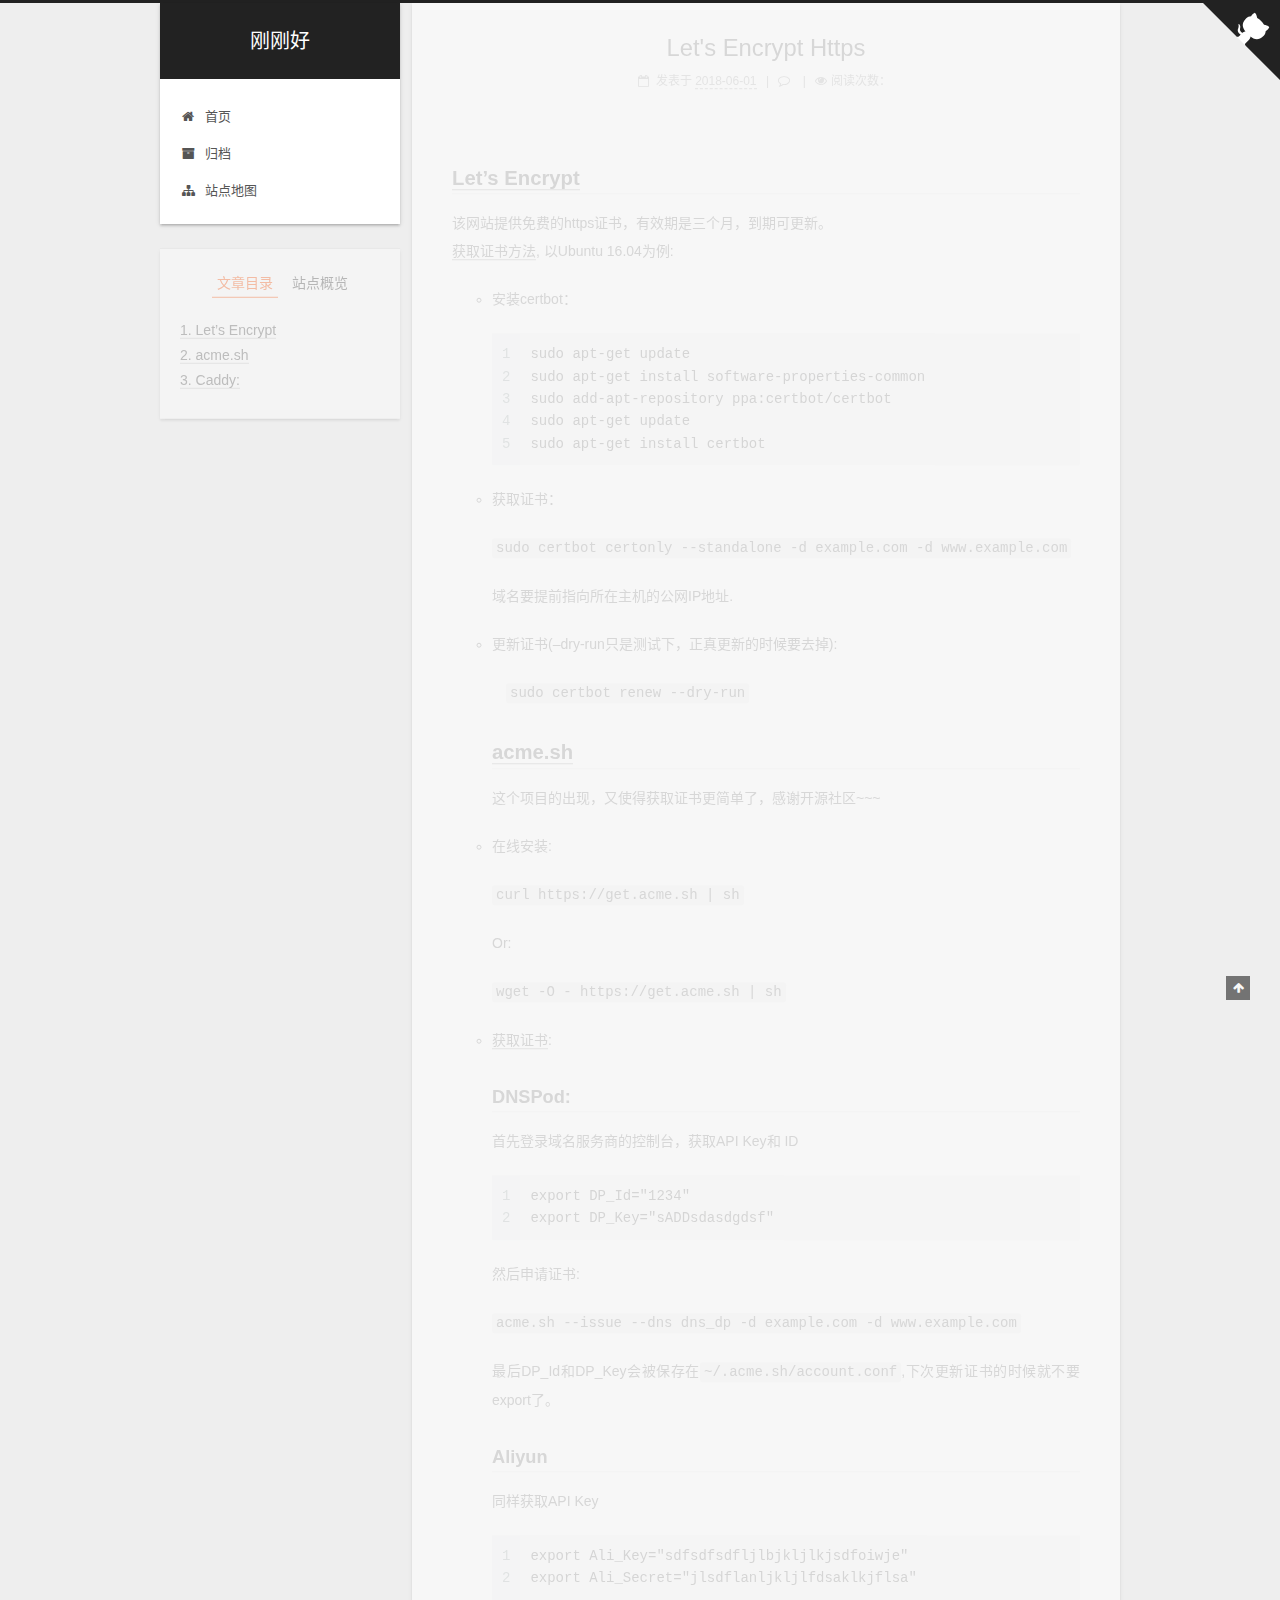
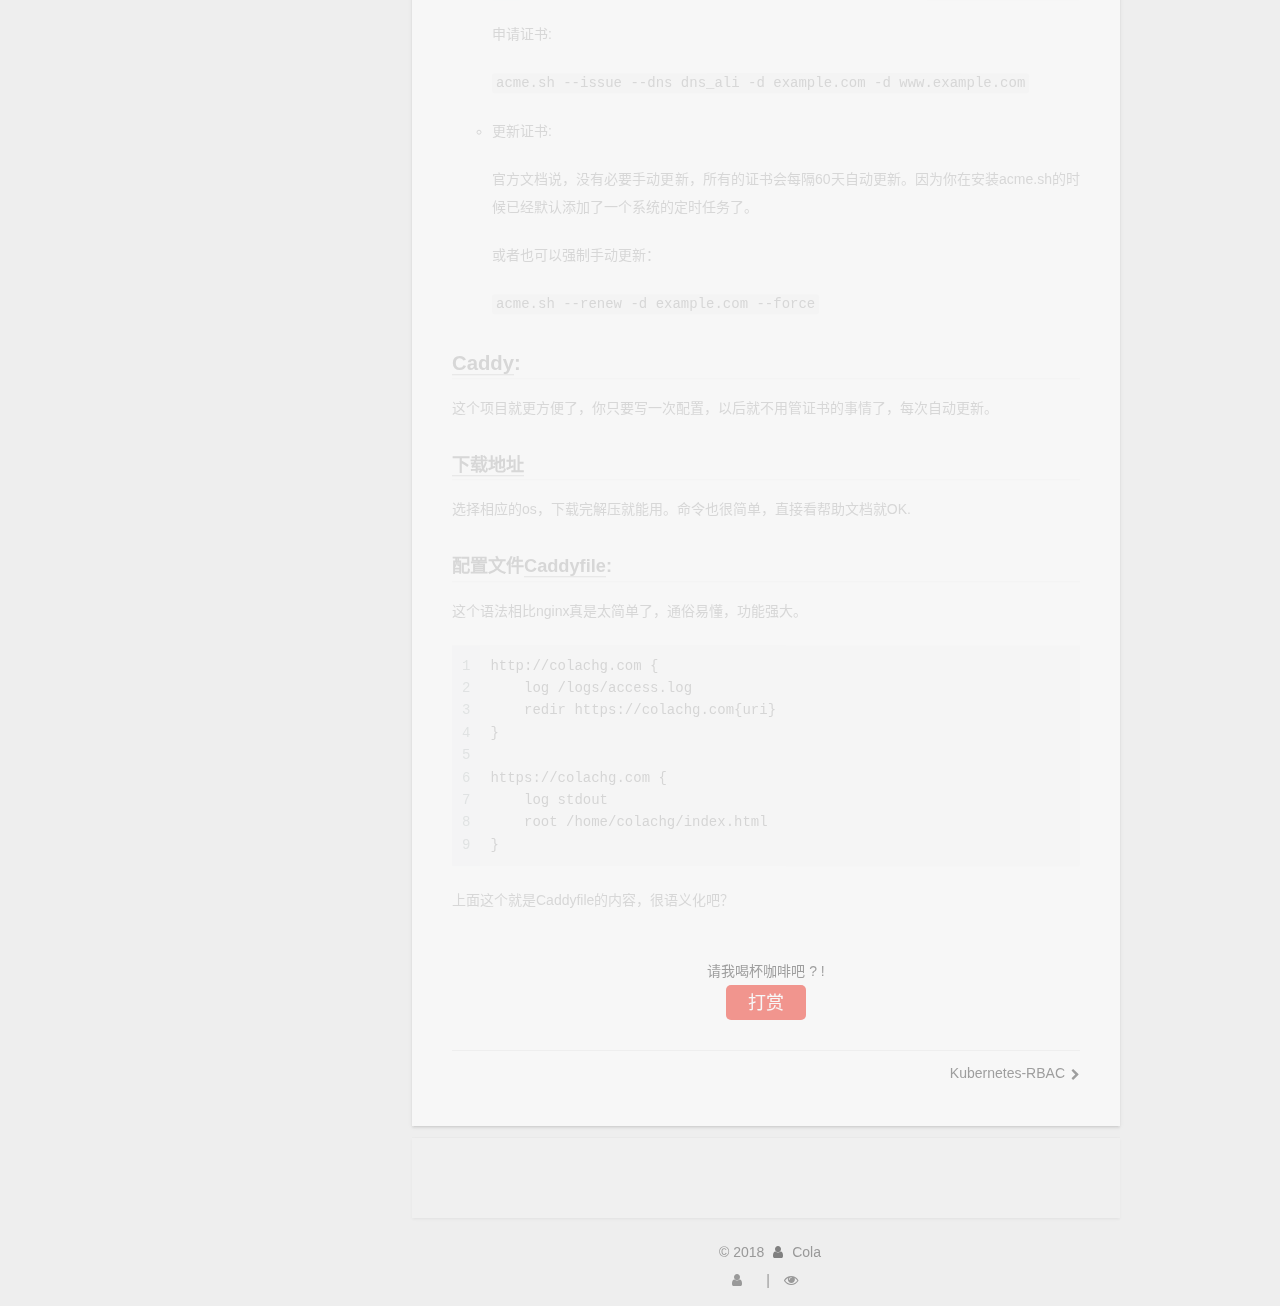
<file: 2018/06/01/Let-s-Encrypt-Https/index.html>
<!DOCTYPE html>












  


<html class="theme-next gemini use-motion" lang="zh-CN">
<head>
  <meta charset="UTF-8"/>
<meta http-equiv="X-UA-Compatible" content="IE=edge" />
<meta name="viewport" content="width=device-width, initial-scale=1, maximum-scale=2"/>
<meta name="theme-color" content="#222">












<meta http-equiv="Cache-Control" content="no-transform" />
<meta http-equiv="Cache-Control" content="no-siteapp" />






















<link href="/lib/font-awesome/css/font-awesome.min.css?v=4.6.2" rel="stylesheet" type="text/css" />

<link href="/css/main.css?v=6.3.0" rel="stylesheet" type="text/css" />


  <link rel="apple-touch-icon" sizes="180x180" href="/images/apple-touch-icon-next.png?v=6.3.0">


  <link rel="icon" type="image/png" sizes="32x32" href="/images/favicon-32x32-next.png?v=6.3.0">


  <link rel="icon" type="image/png" sizes="16x16" href="/images/favicon-16x16-next.png?v=6.3.0">


  <link rel="mask-icon" href="/images/logo.svg?v=6.3.0" color="#222">









<script type="text/javascript" id="hexo.configurations">
  var NexT = window.NexT || {};
  var CONFIG = {
    root: '/',
    scheme: 'Gemini',
    version: '6.3.0',
    sidebar: {"position":"left","display":"post","offset":12,"b2t":false,"scrollpercent":false,"onmobile":false},
    fancybox: false,
    fastclick: false,
    lazyload: false,
    tabs: true,
    motion: {"enable":true,"async":false,"transition":{"post_block":"fadeIn","post_header":"slideDownIn","post_body":"slideDownIn","coll_header":"slideLeftIn","sidebar":"slideUpIn"}},
    algolia: {
      applicationID: '',
      apiKey: '',
      indexName: '',
      hits: {"per_page":10},
      labels: {"input_placeholder":"Search for Posts","hits_empty":"We didn't find any results for the search: ${query}","hits_stats":"${hits} results found in ${time} ms"}
    }
  };
</script>


  




  <meta name="description" content="Let’s Encrypt该网站提供免费的https证书，有效期是三个月，到期可更新。获取证书方法,  以Ubuntu 16.04为例:  安装certbot： 12345sudo apt-get updatesudo apt-get install software-properties-commonsudo add-apt-repository ppa:certbot/certbotsudo">
<meta property="og:type" content="article">
<meta property="og:title" content="Let&#39;s Encrypt Https">
<meta property="og:url" content="http://colachg.com/2018/06/01/Let-s-Encrypt-Https/index.html">
<meta property="og:site_name" content="刚刚好">
<meta property="og:description" content="Let’s Encrypt该网站提供免费的https证书，有效期是三个月，到期可更新。获取证书方法,  以Ubuntu 16.04为例:  安装certbot： 12345sudo apt-get updatesudo apt-get install software-properties-commonsudo add-apt-repository ppa:certbot/certbotsudo">
<meta property="og:locale" content="zh-CN">
<meta property="og:updated_time" content="2018-06-01T06:52:48.105Z">
<meta name="twitter:card" content="summary">
<meta name="twitter:title" content="Let&#39;s Encrypt Https">
<meta name="twitter:description" content="Let’s Encrypt该网站提供免费的https证书，有效期是三个月，到期可更新。获取证书方法,  以Ubuntu 16.04为例:  安装certbot： 12345sudo apt-get updatesudo apt-get install software-properties-commonsudo add-apt-repository ppa:certbot/certbotsudo">






  <link rel="canonical" href="http://colachg.com/2018/06/01/Let-s-Encrypt-Https/"/>



<script type="text/javascript" id="page.configurations">
  CONFIG.page = {
    sidebar: "",
  };
</script>

  <title>Let's Encrypt Https | 刚刚好</title>
  









  <noscript>
  <style type="text/css">
    .use-motion .motion-element,
    .use-motion .brand,
    .use-motion .menu-item,
    .sidebar-inner,
    .use-motion .post-block,
    .use-motion .pagination,
    .use-motion .comments,
    .use-motion .post-header,
    .use-motion .post-body,
    .use-motion .collection-title { opacity: initial; }

    .use-motion .logo,
    .use-motion .site-title,
    .use-motion .site-subtitle {
      opacity: initial;
      top: initial;
    }

    .use-motion {
      .logo-line-before i { left: initial; }
      .logo-line-after i { right: initial; }
    }
  </style>
</noscript>

</head>

<body itemscope itemtype="http://schema.org/WebPage" lang="zh-CN">

  
  
    
  

  <div class="container sidebar-position-left page-post-detail">
    <div class="headband"></div>

    <header id="header" class="header" itemscope itemtype="http://schema.org/WPHeader">
      <div class="header-inner"><div class="site-brand-wrapper">
  <div class="site-meta ">
    

    <div class="custom-logo-site-title">
      <a href="/" class="brand" rel="start">
        <span class="logo-line-before"><i></i></span>
        <span class="site-title">刚刚好</span>
        <span class="logo-line-after"><i></i></span>
      </a>
    </div>
    
  </div>

  <div class="site-nav-toggle">
    <button aria-label="切换导航栏">
      <span class="btn-bar"></span>
      <span class="btn-bar"></span>
      <span class="btn-bar"></span>
    </button>
  </div>
</div>



<nav class="site-nav">
  
    <ul id="menu" class="menu">
      
        
        
        
          
          <li class="menu-item menu-item-home">
    <a href="/" rel="section">
      <i class="menu-item-icon fa fa-fw fa-home"></i> <br />首页</a>
  </li>
        
        
        
          
          <li class="menu-item menu-item-archives">
    <a href="/archives/" rel="section">
      <i class="menu-item-icon fa fa-fw fa-archive"></i> <br />归档</a>
  </li>
        
        
        
          
          <li class="menu-item menu-item-sitemap">
    <a href="/sitemap.xml" rel="section">
      <i class="menu-item-icon fa fa-fw fa-sitemap"></i> <br />站点地图</a>
  </li>

      
      
    </ul>
  

  

  
</nav>



  



</div>
    </header>

    
  
  
  
    
      
    
    <a href="https://github.com/colachg" class="github-corner" target="_blank" title="Follow me on GitHub" aria-label="Follow me on GitHub"><svg width="80" height="80" viewBox="0 0 250 250" style="fill:#222; color:#fff; position: absolute; top: 0; border: 0; right: 0;" aria-hidden="true"><path d="M0,0 L115,115 L130,115 L142,142 L250,250 L250,0 Z"></path><path d="M128.3,109.0 C113.8,99.7 119.0,89.6 119.0,89.6 C122.0,82.7 120.5,78.6 120.5,78.6 C119.2,72.0 123.4,76.3 123.4,76.3 C127.3,80.9 125.5,87.3 125.5,87.3 C122.9,97.6 130.6,101.9 134.4,103.2" fill="currentColor" style="transform-origin: 130px 106px;" class="octo-arm"></path><path d="M115.0,115.0 C114.9,115.1 118.7,116.5 119.8,115.4 L133.7,101.6 C136.9,99.2 139.9,98.4 142.2,98.6 C133.8,88.0 127.5,74.4 143.8,58.0 C148.5,53.4 154.0,51.2 159.7,51.0 C160.3,49.4 163.2,43.6 171.4,40.1 C171.4,40.1 176.1,42.5 178.8,56.2 C183.1,58.6 187.2,61.8 190.9,65.4 C194.5,69.0 197.7,73.2 200.1,77.6 C213.8,80.2 216.3,84.9 216.3,84.9 C212.7,93.1 206.9,96.0 205.4,96.6 C205.1,102.4 203.0,107.8 198.3,112.5 C181.9,128.9 168.3,122.5 157.7,114.1 C157.9,116.9 156.7,120.9 152.7,124.9 L141.0,136.5 C139.8,137.7 141.6,141.9 141.8,141.8 Z" fill="currentColor" class="octo-body"></path></svg>
    
      </a>
    



    <main id="main" class="main">
      <div class="main-inner">
        <div class="content-wrap">
          
            

          
          <div id="content" class="content">
            

  <div id="posts" class="posts-expand">
    

  

  
  
  

  

  <article class="post post-type-normal" itemscope itemtype="http://schema.org/Article">
  
  
  
  <div class="post-block">
    <link itemprop="mainEntityOfPage" href="http://colachg.com/2018/06/01/Let-s-Encrypt-Https/">

    <span hidden itemprop="author" itemscope itemtype="http://schema.org/Person">
      <meta itemprop="name" content="Cola">
      <meta itemprop="description" content="有时生活超乎想象">
      <meta itemprop="image" content="/images/avatar.gif">
    </span>

    <span hidden itemprop="publisher" itemscope itemtype="http://schema.org/Organization">
      <meta itemprop="name" content="刚刚好">
    </span>

    
      <header class="post-header">

        
        
          <h2 class="post-title" itemprop="name headline">Let's Encrypt Https
              
            
          </h2>
        

        <div class="post-meta">
          <span class="post-time">

            
            
            

            
              <span class="post-meta-item-icon">
                <i class="fa fa-calendar-o"></i>
              </span>
              
                <span class="post-meta-item-text">发表于</span>
              

              
                
              

              <time title="创建时间：2018-06-01 10:15:59 / 修改时间：14:52:48" itemprop="dateCreated datePublished" datetime="2018-06-01T10:15:59+08:00">2018-06-01</time>
            

            
              

              
            
          </span>

          

          
            
              <span class="post-comments-count">
                <span class="post-meta-divider">|</span>
                <span class="post-meta-item-icon">
                  <i class="fa fa-comment-o"></i>
                </span>
                <a href="/2018/06/01/Let-s-Encrypt-Https/#comments" itemprop="discussionUrl">
                
                  <span class="post-comments-count disqus-comment-count"
                        data-disqus-identifier="2018/06/01/Let-s-Encrypt-Https/" itemprop="commentCount"></span>
                </a>
              </span>
            
          

          
          

          
            <span class="post-meta-divider">|</span>
            <span class="post-meta-item-icon"
            >
            <i class="fa fa-eye"></i>
             阅读次数： 
            <span class="busuanzi-value" id="busuanzi_value_page_pv" ></span>
            </span>
          

          

          

        </div>
      </header>
    

    
    
    
    <div class="post-body" itemprop="articleBody">

      
      

      
        <h2 id="Let’s-Encrypt"><a href="#Let’s-Encrypt" class="headerlink" title="Let’s Encrypt"></a><a href="https://letsencrypt.org/getting-started/" target="_blank" rel="noopener">Let’s Encrypt</a></h2><p>该网站提供免费的https证书，有效期是三个月，到期可更新。<br><a href="https://certbot.eff.org/lets-encrypt/ubuntuxenial-other" target="_blank" rel="noopener">获取证书方法</a>,  以Ubuntu 16.04为例:</p>
<ul>
<li><p>安装certbot：</p>
<figure class="highlight plain"><table><tr><td class="gutter"><pre><span class="line">1</span><br><span class="line">2</span><br><span class="line">3</span><br><span class="line">4</span><br><span class="line">5</span><br></pre></td><td class="code"><pre><span class="line">sudo apt-get update</span><br><span class="line">sudo apt-get install software-properties-common</span><br><span class="line">sudo add-apt-repository ppa:certbot/certbot</span><br><span class="line">sudo apt-get update</span><br><span class="line">sudo apt-get install certbot</span><br></pre></td></tr></table></figure>
</li>
<li><p>获取证书：</p>
<p> <code>sudo certbot certonly --standalone -d example.com -d www.example.com</code></p>
<p> 域名要提前指向所在主机的公网IP地址.</p>
</li>
<li><p>更新证书(–dry-run只是测试下，正真更新的时候要去掉):</p>
<p>　<code>sudo certbot renew --dry-run</code></p>
<a id="more"></a>
<h2 id="acme-sh"><a href="#acme-sh" class="headerlink" title="acme.sh"></a><a href="https://github.com/Neilpang/acme.sh" target="_blank" rel="noopener">acme.sh</a></h2><p>这个项目的出现，又使得获取证书更简单了，感谢开源社区~~~</p>
</li>
<li><p>在线安装:</p>
<p><code>curl https://get.acme.sh | sh</code> </p>
<p>Or:</p>
<p><code>wget -O -  https://get.acme.sh | sh</code></p>
</li>
<li><p><a href="https://github.com/Neilpang/acme.sh/tree/master/dnsapi" target="_blank" rel="noopener">获取证书</a>:</p>
<h3 id="DNSPod"><a href="#DNSPod" class="headerlink" title="DNSPod:"></a>DNSPod:</h3><p>  首先登录域名服务商的控制台，获取API Key和 ID</p>
  <figure class="highlight plain"><table><tr><td class="gutter"><pre><span class="line">1</span><br><span class="line">2</span><br></pre></td><td class="code"><pre><span class="line">export DP_Id=&quot;1234&quot;</span><br><span class="line">export DP_Key=&quot;sADDsdasdgdsf&quot;</span><br></pre></td></tr></table></figure>
<p>  然后申请证书:</p>
<p>  <code>acme.sh --issue --dns dns_dp -d example.com -d www.example.com</code></p>
<p>  最后DP_Id和DP_Key会被保存在<code>~/.acme.sh/account.conf</code>,下次更新证书的时候就不要export了。</p>
<h3 id="Aliyun"><a href="#Aliyun" class="headerlink" title="Aliyun"></a>Aliyun</h3><p>  同样获取API Key</p>
  <figure class="highlight plain"><table><tr><td class="gutter"><pre><span class="line">1</span><br><span class="line">2</span><br></pre></td><td class="code"><pre><span class="line">export Ali_Key=&quot;sdfsdfsdfljlbjkljlkjsdfoiwje&quot;</span><br><span class="line">export Ali_Secret=&quot;jlsdflanljkljlfdsaklkjflsa&quot;</span><br></pre></td></tr></table></figure>
<p>  申请证书:</p>
<p>  <code>acme.sh --issue --dns dns_ali -d example.com -d www.example.com</code></p>
</li>
<li><p>更新证书:</p>
<p>官方文档说，没有必要手动更新，所有的证书会每隔60天自动更新。因为你在安装acme.sh的时候已经默认添加了一个系统的定时任务了。</p>
<p>或者也可以强制手动更新：</p>
<p><code>acme.sh --renew -d example.com --force</code></p>
</li>
</ul>
<h2 id="Caddy"><a href="#Caddy" class="headerlink" title="Caddy:"></a><a href="https://caddyserver.com/" target="_blank" rel="noopener">Caddy</a>:</h2><p>这个项目就更方便了，你只要写一次配置，以后就不用管证书的事情了，每次自动更新。</p>
<h3 id="下载地址"><a href="#下载地址" class="headerlink" title="下载地址"></a><a href="https://github.com/mholt/caddy/releases" target="_blank" rel="noopener">下载地址</a></h3><p>选择相应的os，下载完解压就能用。命令也很简单，直接看帮助文档就OK.</p>
<h3 id="配置文件Caddyfile"><a href="#配置文件Caddyfile" class="headerlink" title="配置文件Caddyfile:"></a>配置文件<a href="https://caddyserver.com/docs/caddyfile" target="_blank" rel="noopener">Caddyfile</a>:</h3><p>这个语法相比nginx真是太简单了，通俗易懂，功能强大。</p>
<figure class="highlight plain"><table><tr><td class="gutter"><pre><span class="line">1</span><br><span class="line">2</span><br><span class="line">3</span><br><span class="line">4</span><br><span class="line">5</span><br><span class="line">6</span><br><span class="line">7</span><br><span class="line">8</span><br><span class="line">9</span><br></pre></td><td class="code"><pre><span class="line">http://colachg.com &#123;</span><br><span class="line">    log /logs/access.log</span><br><span class="line">    redir https://colachg.com&#123;uri&#125;</span><br><span class="line">&#125;</span><br><span class="line"></span><br><span class="line">https://colachg.com &#123;</span><br><span class="line">    log stdout</span><br><span class="line">    root /home/colachg/index.html</span><br><span class="line">&#125;</span><br></pre></td></tr></table></figure>
<p>上面这个就是Caddyfile的内容，很语义化吧？</p>

      
    </div>

    

    
    
    

    

    
      <div>
        <div style="padding: 10px 0; margin: 20px auto; width: 90%; text-align: center;">
  <div>请我喝杯咖啡吧 ? !</div>
  <button id="rewardButton" disable="enable" onclick="var qr = document.getElementById('QR'); if (qr.style.display === 'none') {qr.style.display='block';} else {qr.style.display='none'}">
    <span>打赏</span>
  </button>
  <div id="QR" style="display: none;">

    
      <div id="wechat" style="display: inline-block">
        <img id="wechat_qr" src="/images/wechatpay.jpg" alt="Cola 微信支付"/>
        <p>微信支付</p>
      </div>
    

    
      <div id="alipay" style="display: inline-block">
        <img id="alipay_qr" src="/images/alipay.jpg" alt="Cola 支付宝"/>
        <p>支付宝</p>
      </div>
    

    

  </div>
</div>

      </div>
    

    

    <footer class="post-footer">
      

      
      
      

      
        <div class="post-nav">
          <div class="post-nav-next post-nav-item">
            
          </div>

          <span class="post-nav-divider"></span>

          <div class="post-nav-prev post-nav-item">
            
              <a href="/2018/06/05/Kubernetes-RBAC/" rel="prev" title="Kubernetes-RBAC">
                Kubernetes-RBAC <i class="fa fa-chevron-right"></i>
              </a>
            
          </div>
        </div>
      

      
      
    </footer>
  </div>
  
  
  
  </article>



    <div class="post-spread">
      
    </div>
  </div>


          </div>
          

  
    <div class="comments" id="comments">
      <div id="disqus_thread">
        <noscript>
          Please enable JavaScript to view the
          <a href="https://disqus.com/?ref_noscript">comments powered by Disqus.</a>
        </noscript>
      </div>
    </div>

  



        </div>
        
          
  
  <div class="sidebar-toggle">
    <div class="sidebar-toggle-line-wrap">
      <span class="sidebar-toggle-line sidebar-toggle-line-first"></span>
      <span class="sidebar-toggle-line sidebar-toggle-line-middle"></span>
      <span class="sidebar-toggle-line sidebar-toggle-line-last"></span>
    </div>
  </div>

  <aside id="sidebar" class="sidebar">
    
    <div class="sidebar-inner">

      

      
        <ul class="sidebar-nav motion-element">
          <li class="sidebar-nav-toc sidebar-nav-active" data-target="post-toc-wrap">
            文章目录
          </li>
          <li class="sidebar-nav-overview" data-target="site-overview-wrap">
            站点概览
          </li>
        </ul>
      

      <section class="site-overview-wrap sidebar-panel">
        <div class="site-overview">
          <div class="site-author motion-element" itemprop="author" itemscope itemtype="http://schema.org/Person">
            
              <p class="site-author-name" itemprop="name">Cola</p>
              <p class="site-description motion-element" itemprop="description">有时生活超乎想象</p>
          </div>

          
            <nav class="site-state motion-element">
              
                <div class="site-state-item site-state-posts">
                
                  <a href="/archives/">
                
                    <span class="site-state-item-count">4</span>
                    <span class="site-state-item-name">日志</span>
                  </a>
                </div>
              

              

              
            </nav>
          

          

          
            <div class="links-of-author motion-element">
              
                <span class="links-of-author-item">
                  <a href="https://github.com/colachg" target="_blank" title="GitHub" rel="external nofollow"><i class="fa fa-fw fa-github"></i>GitHub</a>
                  
                </span>
              
            </div>
          

          
          

          
          

          
            
          
          

        </div>
      </section>

      
      <!--noindex-->
        <section class="post-toc-wrap motion-element sidebar-panel sidebar-panel-active">
          <div class="post-toc">

            
              
            

            
              <div class="post-toc-content"><ol class="nav"><li class="nav-item nav-level-2"><a class="nav-link" href="#Let’s-Encrypt"><span class="nav-number">1.</span> <span class="nav-text">Let’s Encrypt</span></a></li><li class="nav-item nav-level-2"><a class="nav-link" href="#acme-sh"><span class="nav-number">2.</span> <span class="nav-text">acme.sh</span></a><ol class="nav-child"><li class="nav-item nav-level-3"><a class="nav-link" href="#DNSPod"><span class="nav-number">2.1.</span> <span class="nav-text">DNSPod:</span></a></li><li class="nav-item nav-level-3"><a class="nav-link" href="#Aliyun"><span class="nav-number">2.2.</span> <span class="nav-text">Aliyun</span></a></li></ol></li><li class="nav-item nav-level-2"><a class="nav-link" href="#Caddy"><span class="nav-number">3.</span> <span class="nav-text">Caddy:</span></a><ol class="nav-child"><li class="nav-item nav-level-3"><a class="nav-link" href="#下载地址"><span class="nav-number">3.1.</span> <span class="nav-text">下载地址</span></a></li><li class="nav-item nav-level-3"><a class="nav-link" href="#配置文件Caddyfile"><span class="nav-number">3.2.</span> <span class="nav-text">配置文件Caddyfile:</span></a></li></ol></li></ol></div>
            

          </div>
        </section>
      <!--/noindex-->
      

      

    </div>
  </aside>


        
      </div>
    </main>

    <footer id="footer" class="footer">
      <div class="footer-inner">
        <div class="copyright">&copy; <span itemprop="copyrightYear">2018</span>
  <span class="with-love" id="animate">
    <i class="fa fa-user"></i>
  </span>
  <span class="author" itemprop="copyrightHolder">Cola</span>

  

  
</div>


  










        
<div class="busuanzi-count">
  <script async src="https://dn-lbstatics.qbox.me/busuanzi/2.3/busuanzi.pure.mini.js"></script>

  
    <span class="site-uv" title="总访客量">
      <i class="fa fa-user"></i>
      <span class="busuanzi-value" id="busuanzi_value_site_uv"></span>
    </span>
  

  
    <span class="site-pv" title="总访问量">
      <i class="fa fa-eye"></i>
      <span class="busuanzi-value" id="busuanzi_value_site_pv"></span>
    </span>
  
</div>









        
      </div>
    </footer>

    
      <div class="back-to-top">
        <i class="fa fa-arrow-up"></i>
        
      </div>
    

    

  </div>

  

<script type="text/javascript">
  if (Object.prototype.toString.call(window.Promise) !== '[object Function]') {
    window.Promise = null;
  }
</script>


























  
  
    <script type="text/javascript" src="/lib/jquery/index.js?v=2.1.3"></script>
  

  
  
    <script type="text/javascript" src="/lib/velocity/velocity.min.js?v=1.2.1"></script>
  

  
  
    <script type="text/javascript" src="/lib/velocity/velocity.ui.min.js?v=1.2.1"></script>
  


  


  <script type="text/javascript" src="/js/src/utils.js?v=6.3.0"></script>

  <script type="text/javascript" src="/js/src/motion.js?v=6.3.0"></script>



  
  


  <script type="text/javascript" src="/js/src/affix.js?v=6.3.0"></script>

  <script type="text/javascript" src="/js/src/schemes/pisces.js?v=6.3.0"></script>



  
  <script type="text/javascript" src="/js/src/scrollspy.js?v=6.3.0"></script>
<script type="text/javascript" src="/js/src/post-details.js?v=6.3.0"></script>



  


  <script type="text/javascript" src="/js/src/bootstrap.js?v=6.3.0"></script>



  

  
    <script id="dsq-count-scr" src="https://colachg.disqus.com/count.js" async></script>
  

  
    <script type="text/javascript">
      var disqus_config = function () {
        this.page.url = 'http://colachg.com/2018/06/01/Let-s-Encrypt-Https/';
        this.page.identifier = '2018/06/01/Let-s-Encrypt-Https/';
        this.page.title = 'Let\'s Encrypt Https';
        };
      function loadComments () {
        var d = document, s = d.createElement('script');
        s.src = 'https://colachg.disqus.com/embed.js';
        s.setAttribute('data-timestamp', '' + +new Date());
        (d.head || d.body).appendChild(s);
      }
      
        loadComments();
      
    </script>
  





	





  












  





  

  

  

  

  
  

  

  

  

  

  

</body>
</html>
</file>
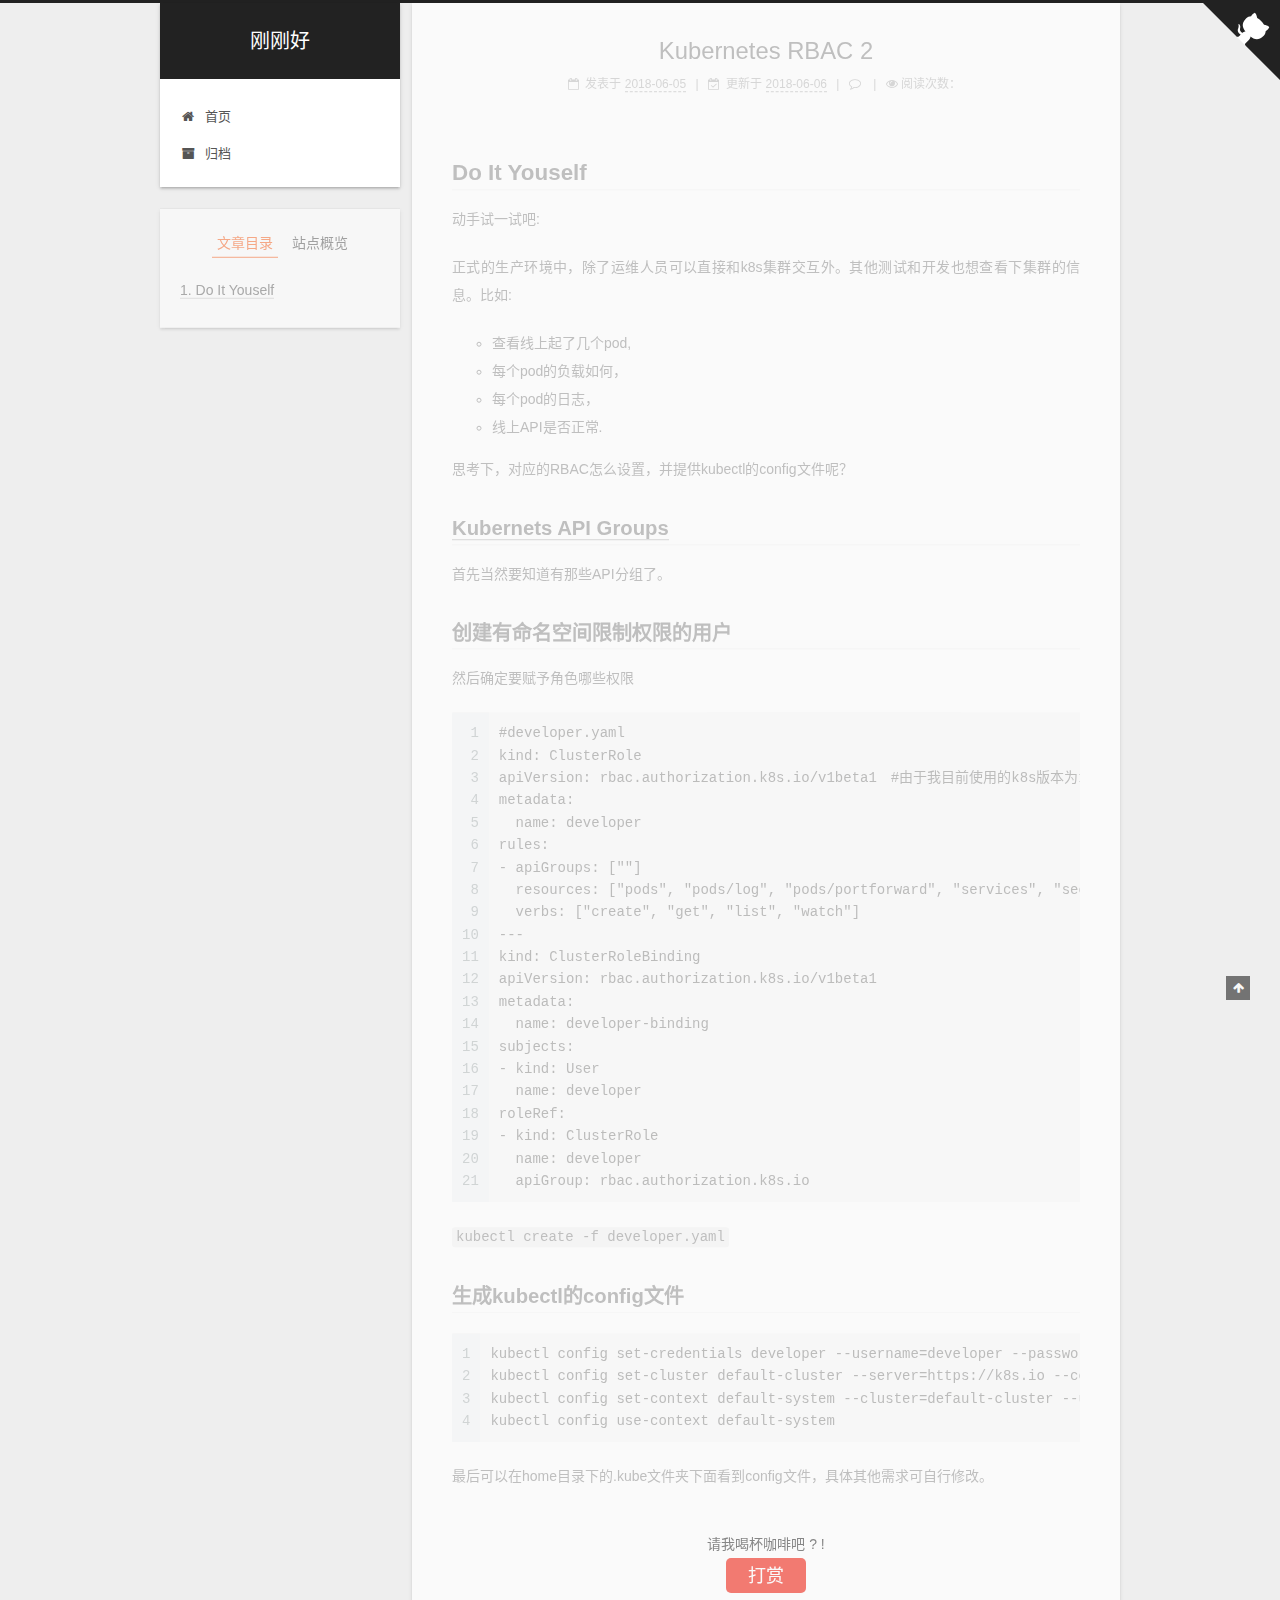
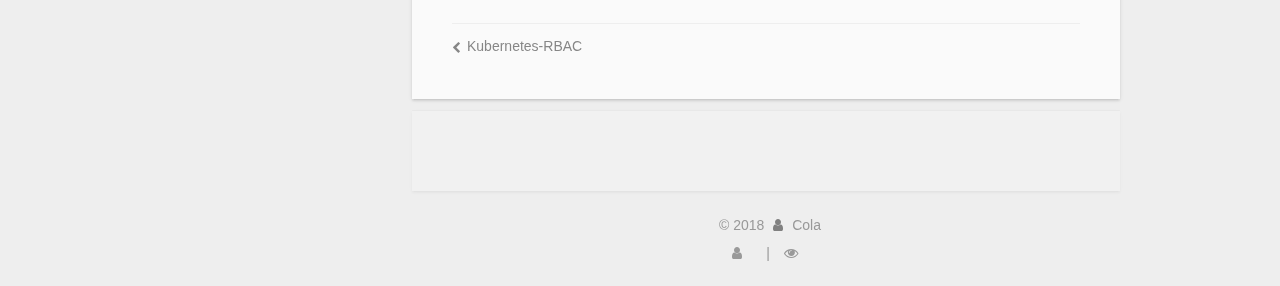
<file: 2018/06/05/Kubernetes-RBAC-2/index.html>
<!DOCTYPE html>












  


<html class="theme-next gemini use-motion" lang="zh-CN">
<head>
  <meta charset="UTF-8"/>
<meta http-equiv="X-UA-Compatible" content="IE=edge" />
<meta name="viewport" content="width=device-width, initial-scale=1, maximum-scale=2"/>
<meta name="theme-color" content="#222">












<meta http-equiv="Cache-Control" content="no-transform" />
<meta http-equiv="Cache-Control" content="no-siteapp" />






















<link href="/lib/font-awesome/css/font-awesome.min.css?v=4.6.2" rel="stylesheet" type="text/css" />

<link href="/css/main.css?v=6.3.0" rel="stylesheet" type="text/css" />


  <link rel="apple-touch-icon" sizes="180x180" href="/images/apple-touch-icon-next.png?v=6.3.0">


  <link rel="icon" type="image/png" sizes="32x32" href="/images/favicon-32x32-next.png?v=6.3.0">


  <link rel="icon" type="image/png" sizes="16x16" href="/images/favicon-16x16-next.png?v=6.3.0">


  <link rel="mask-icon" href="/images/logo.svg?v=6.3.0" color="#222">









<script type="text/javascript" id="hexo.configurations">
  var NexT = window.NexT || {};
  var CONFIG = {
    root: '/',
    scheme: 'Gemini',
    version: '6.3.0',
    sidebar: {"position":"left","display":"post","offset":12,"b2t":false,"scrollpercent":false,"onmobile":false},
    fancybox: false,
    fastclick: false,
    lazyload: false,
    tabs: true,
    motion: {"enable":true,"async":false,"transition":{"post_block":"fadeIn","post_header":"slideDownIn","post_body":"slideDownIn","coll_header":"slideLeftIn","sidebar":"slideUpIn"}},
    algolia: {
      applicationID: '',
      apiKey: '',
      indexName: '',
      hits: {"per_page":10},
      labels: {"input_placeholder":"Search for Posts","hits_empty":"We didn't find any results for the search: ${query}","hits_stats":"${hits} results found in ${time} ms"}
    }
  };
</script>


  




  <meta name="description" content="Do It Youself动手试一试吧: 正式的生产环境中，除了运维人员可以直接和k8s集群交互外。其他测试和开发也想查看下集群的信息。比如:  查看线上起了几个pod, 每个pod的负载如何， 每个pod的日志， 线上API是否正常.  思考下，对应的RBAC怎么设置，并提供kubectl的config文件呢？">
<meta property="og:type" content="article">
<meta property="og:title" content="Kubernetes RBAC 2">
<meta property="og:url" content="http://colachg.com/2018/06/05/Kubernetes-RBAC-2/index.html">
<meta property="og:site_name" content="刚刚好">
<meta property="og:description" content="Do It Youself动手试一试吧: 正式的生产环境中，除了运维人员可以直接和k8s集群交互外。其他测试和开发也想查看下集群的信息。比如:  查看线上起了几个pod, 每个pod的负载如何， 每个pod的日志， 线上API是否正常.  思考下，对应的RBAC怎么设置，并提供kubectl的config文件呢？">
<meta property="og:locale" content="zh-CN">
<meta property="og:updated_time" content="2018-06-06T06:41:47.573Z">
<meta name="twitter:card" content="summary">
<meta name="twitter:title" content="Kubernetes RBAC 2">
<meta name="twitter:description" content="Do It Youself动手试一试吧: 正式的生产环境中，除了运维人员可以直接和k8s集群交互外。其他测试和开发也想查看下集群的信息。比如:  查看线上起了几个pod, 每个pod的负载如何， 每个pod的日志， 线上API是否正常.  思考下，对应的RBAC怎么设置，并提供kubectl的config文件呢？">






  <link rel="canonical" href="http://colachg.com/2018/06/05/Kubernetes-RBAC-2/"/>



<script type="text/javascript" id="page.configurations">
  CONFIG.page = {
    sidebar: "",
  };
</script>

  <title>Kubernetes RBAC 2 | 刚刚好</title>
  









  <noscript>
  <style type="text/css">
    .use-motion .motion-element,
    .use-motion .brand,
    .use-motion .menu-item,
    .sidebar-inner,
    .use-motion .post-block,
    .use-motion .pagination,
    .use-motion .comments,
    .use-motion .post-header,
    .use-motion .post-body,
    .use-motion .collection-title { opacity: initial; }

    .use-motion .logo,
    .use-motion .site-title,
    .use-motion .site-subtitle {
      opacity: initial;
      top: initial;
    }

    .use-motion {
      .logo-line-before i { left: initial; }
      .logo-line-after i { right: initial; }
    }
  </style>
</noscript>

</head>

<body itemscope itemtype="http://schema.org/WebPage" lang="zh-CN">

  
  
    
  

  <div class="container sidebar-position-left page-post-detail">
    <div class="headband"></div>

    <header id="header" class="header" itemscope itemtype="http://schema.org/WPHeader">
      <div class="header-inner"><div class="site-brand-wrapper">
  <div class="site-meta ">
    

    <div class="custom-logo-site-title">
      <a href="/" class="brand" rel="start">
        <span class="logo-line-before"><i></i></span>
        <span class="site-title">刚刚好</span>
        <span class="logo-line-after"><i></i></span>
      </a>
    </div>
    
  </div>

  <div class="site-nav-toggle">
    <button aria-label="切换导航栏">
      <span class="btn-bar"></span>
      <span class="btn-bar"></span>
      <span class="btn-bar"></span>
    </button>
  </div>
</div>



<nav class="site-nav">
  
    <ul id="menu" class="menu">
      
        
        
        
          
          <li class="menu-item menu-item-home">
    <a href="/" rel="section">
      <i class="menu-item-icon fa fa-fw fa-home"></i> <br />首页</a>
  </li>
        
        
        
          
          <li class="menu-item menu-item-archives">
    <a href="/archives/" rel="section">
      <i class="menu-item-icon fa fa-fw fa-archive"></i> <br />归档</a>
  </li>

      
      
    </ul>
  

  

  
</nav>



  



</div>
    </header>

    
  
  
  
    
      
    
    <a href="https://github.com/colachg" class="github-corner" target="_blank" title="Follow me on GitHub" aria-label="Follow me on GitHub"><svg width="80" height="80" viewBox="0 0 250 250" style="fill:#222; color:#fff; position: absolute; top: 0; border: 0; right: 0;" aria-hidden="true"><path d="M0,0 L115,115 L130,115 L142,142 L250,250 L250,0 Z"></path><path d="M128.3,109.0 C113.8,99.7 119.0,89.6 119.0,89.6 C122.0,82.7 120.5,78.6 120.5,78.6 C119.2,72.0 123.4,76.3 123.4,76.3 C127.3,80.9 125.5,87.3 125.5,87.3 C122.9,97.6 130.6,101.9 134.4,103.2" fill="currentColor" style="transform-origin: 130px 106px;" class="octo-arm"></path><path d="M115.0,115.0 C114.9,115.1 118.7,116.5 119.8,115.4 L133.7,101.6 C136.9,99.2 139.9,98.4 142.2,98.6 C133.8,88.0 127.5,74.4 143.8,58.0 C148.5,53.4 154.0,51.2 159.7,51.0 C160.3,49.4 163.2,43.6 171.4,40.1 C171.4,40.1 176.1,42.5 178.8,56.2 C183.1,58.6 187.2,61.8 190.9,65.4 C194.5,69.0 197.7,73.2 200.1,77.6 C213.8,80.2 216.3,84.9 216.3,84.9 C212.7,93.1 206.9,96.0 205.4,96.6 C205.1,102.4 203.0,107.8 198.3,112.5 C181.9,128.9 168.3,122.5 157.7,114.1 C157.9,116.9 156.7,120.9 152.7,124.9 L141.0,136.5 C139.8,137.7 141.6,141.9 141.8,141.8 Z" fill="currentColor" class="octo-body"></path></svg>
    
      </a>
    



    <main id="main" class="main">
      <div class="main-inner">
        <div class="content-wrap">
          
            

          
          <div id="content" class="content">
            

  <div id="posts" class="posts-expand">
    

  

  
  
  

  

  <article class="post post-type-normal" itemscope itemtype="http://schema.org/Article">
  
  
  
  <div class="post-block">
    <link itemprop="mainEntityOfPage" href="http://colachg.com/2018/06/05/Kubernetes-RBAC-2/">

    <span hidden itemprop="author" itemscope itemtype="http://schema.org/Person">
      <meta itemprop="name" content="Cola">
      <meta itemprop="description" content="有时生活超乎想象">
      <meta itemprop="image" content="/images/avatar.gif">
    </span>

    <span hidden itemprop="publisher" itemscope itemtype="http://schema.org/Organization">
      <meta itemprop="name" content="刚刚好">
    </span>

    
      <header class="post-header">

        
        
          <h2 class="post-title" itemprop="name headline">Kubernetes RBAC 2
              
            
          </h2>
        

        <div class="post-meta">
          <span class="post-time">

            
            
            

            
              <span class="post-meta-item-icon">
                <i class="fa fa-calendar-o"></i>
              </span>
              
                <span class="post-meta-item-text">发表于</span>
              

              
                
              

              <time title="创建时间：2018-06-05 15:31:21" itemprop="dateCreated datePublished" datetime="2018-06-05T15:31:21+08:00">2018-06-05</time>
            

            
              

              
                
                <span class="post-meta-divider">|</span>
                

                <span class="post-meta-item-icon">
                  <i class="fa fa-calendar-check-o"></i>
                </span>
                
                  <span class="post-meta-item-text">更新于</span>
                
                <time title="修改时间：2018-06-06 14:41:47" itemprop="dateModified" datetime="2018-06-06T14:41:47+08:00">2018-06-06</time>
              
            
          </span>

          

          
            
              <span class="post-comments-count">
                <span class="post-meta-divider">|</span>
                <span class="post-meta-item-icon">
                  <i class="fa fa-comment-o"></i>
                </span>
                <a href="/2018/06/05/Kubernetes-RBAC-2/#comments" itemprop="discussionUrl">
                
                  <span class="post-comments-count disqus-comment-count"
                        data-disqus-identifier="2018/06/05/Kubernetes-RBAC-2/" itemprop="commentCount"></span>
                </a>
              </span>
            
          

          
          

          
            <span class="post-meta-divider">|</span>
            <span class="post-meta-item-icon"
            >
            <i class="fa fa-eye"></i>
             阅读次数： 
            <span class="busuanzi-value" id="busuanzi_value_page_pv" ></span>
            </span>
          

          

          

        </div>
      </header>
    

    
    
    
    <div class="post-body" itemprop="articleBody">

      
      

      
        <h1 id="Do-It-Youself"><a href="#Do-It-Youself" class="headerlink" title="Do It Youself"></a>Do It Youself</h1><p>动手试一试吧:</p>
<p>正式的生产环境中，除了运维人员可以直接和k8s集群交互外。其他测试和开发也想查看下集群的信息。比如:</p>
<ul>
<li>查看线上起了几个pod,</li>
<li>每个pod的负载如何，</li>
<li>每个pod的日志，</li>
<li>线上API是否正常.</li>
</ul>
<p>思考下，对应的RBAC怎么设置，并提供kubectl的config文件呢？</p>
<a id="more"></a>
<h2 id="Kubernets-API-Groups"><a href="#Kubernets-API-Groups" class="headerlink" title="Kubernets API Groups"></a><a href="https://kubernetes.io/docs/reference/generated/kubernetes-api/v1.10/#-strong-api-overview-strong-" target="_blank" rel="noopener">Kubernets API Groups</a></h2><p>首先当然要知道有那些API分组了。</p>
<h2 id="创建有命名空间限制权限的用户"><a href="#创建有命名空间限制权限的用户" class="headerlink" title="创建有命名空间限制权限的用户"></a>创建有命名空间限制权限的用户</h2><p>然后确定要赋予角色哪些权限</p>
<figure class="highlight plain"><table><tr><td class="gutter"><pre><span class="line">1</span><br><span class="line">2</span><br><span class="line">3</span><br><span class="line">4</span><br><span class="line">5</span><br><span class="line">6</span><br><span class="line">7</span><br><span class="line">8</span><br><span class="line">9</span><br><span class="line">10</span><br><span class="line">11</span><br><span class="line">12</span><br><span class="line">13</span><br><span class="line">14</span><br><span class="line">15</span><br><span class="line">16</span><br><span class="line">17</span><br><span class="line">18</span><br><span class="line">19</span><br><span class="line">20</span><br><span class="line">21</span><br></pre></td><td class="code"><pre><span class="line">#developer.yaml</span><br><span class="line">kind: ClusterRole</span><br><span class="line">apiVersion: rbac.authorization.k8s.io/v1beta1　#由于我目前使用的k8s版本为1.7.8,所以是v1beta1.</span><br><span class="line">metadata:</span><br><span class="line">  name: developer</span><br><span class="line">rules:</span><br><span class="line">- apiGroups: [&quot;&quot;]</span><br><span class="line">  resources: [&quot;pods&quot;, &quot;pods/log&quot;, &quot;pods/portforward&quot;, &quot;services&quot;, &quot;secrets&quot;, &quot;endpoints&quot;, &quot;configmaps&quot;, &quot;nodes&quot;]</span><br><span class="line">  verbs: [&quot;create&quot;, &quot;get&quot;, &quot;list&quot;, &quot;watch&quot;]</span><br><span class="line">---</span><br><span class="line">kind: ClusterRoleBinding</span><br><span class="line">apiVersion: rbac.authorization.k8s.io/v1beta1</span><br><span class="line">metadata:</span><br><span class="line">  name: developer-binding</span><br><span class="line">subjects:</span><br><span class="line">- kind: User</span><br><span class="line">  name: developer</span><br><span class="line">roleRef:</span><br><span class="line">- kind: ClusterRole</span><br><span class="line">  name: developer</span><br><span class="line">  apiGroup: rbac.authorization.k8s.io</span><br></pre></td></tr></table></figure>
<p><code>kubectl create -f developer.yaml</code></p>
<h2 id="生成kubectl的config文件"><a href="#生成kubectl的config文件" class="headerlink" title="生成kubectl的config文件"></a>生成kubectl的config文件</h2><figure class="highlight plain"><table><tr><td class="gutter"><pre><span class="line">1</span><br><span class="line">2</span><br><span class="line">3</span><br><span class="line">4</span><br></pre></td><td class="code"><pre><span class="line">kubectl config set-credentials developer --username=developer --password=6666o9oIB2gHD88882quIfLMy6666</span><br><span class="line">kubectl config set-cluster default-cluster --server=https://k8s.io --certificate-authority=/etc/kubernetes/cluster-ca.crt</span><br><span class="line">kubectl config set-context default-system --cluster=default-cluster --user=developer</span><br><span class="line">kubectl config use-context default-system</span><br></pre></td></tr></table></figure>
<p>最后可以在home目录下的.kube文件夹下面看到config文件，具体其他需求可自行修改。</p>

      
    </div>

    

    
    
    

    

    
      <div>
        <div style="padding: 10px 0; margin: 20px auto; width: 90%; text-align: center;">
  <div>请我喝杯咖啡吧 ? !</div>
  <button id="rewardButton" disable="enable" onclick="var qr = document.getElementById('QR'); if (qr.style.display === 'none') {qr.style.display='block';} else {qr.style.display='none'}">
    <span>打赏</span>
  </button>
  <div id="QR" style="display: none;">

    
      <div id="wechat" style="display: inline-block">
        <img id="wechat_qr" src="/images/wechatpay.jpg" alt="Cola 微信支付"/>
        <p>微信支付</p>
      </div>
    

    
      <div id="alipay" style="display: inline-block">
        <img id="alipay_qr" src="/images/alipay.jpg" alt="Cola 支付宝"/>
        <p>支付宝</p>
      </div>
    

    

  </div>
</div>

      </div>
    

    

    <footer class="post-footer">
      

      
      
      

      
        <div class="post-nav">
          <div class="post-nav-next post-nav-item">
            
              <a href="/2018/06/05/Kubernetes-RBAC/" rel="next" title="Kubernetes-RBAC">
                <i class="fa fa-chevron-left"></i> Kubernetes-RBAC
              </a>
            
          </div>

          <span class="post-nav-divider"></span>

          <div class="post-nav-prev post-nav-item">
            
          </div>
        </div>
      

      
      
    </footer>
  </div>
  
  
  
  </article>



    <div class="post-spread">
      
    </div>
  </div>


          </div>
          

  
    <div class="comments" id="comments">
      <div id="disqus_thread">
        <noscript>
          Please enable JavaScript to view the
          <a href="https://disqus.com/?ref_noscript">comments powered by Disqus.</a>
        </noscript>
      </div>
    </div>

  



        </div>
        
          
  
  <div class="sidebar-toggle">
    <div class="sidebar-toggle-line-wrap">
      <span class="sidebar-toggle-line sidebar-toggle-line-first"></span>
      <span class="sidebar-toggle-line sidebar-toggle-line-middle"></span>
      <span class="sidebar-toggle-line sidebar-toggle-line-last"></span>
    </div>
  </div>

  <aside id="sidebar" class="sidebar">
    
    <div class="sidebar-inner">

      

      
        <ul class="sidebar-nav motion-element">
          <li class="sidebar-nav-toc sidebar-nav-active" data-target="post-toc-wrap">
            文章目录
          </li>
          <li class="sidebar-nav-overview" data-target="site-overview-wrap">
            站点概览
          </li>
        </ul>
      

      <section class="site-overview-wrap sidebar-panel">
        <div class="site-overview">
          <div class="site-author motion-element" itemprop="author" itemscope itemtype="http://schema.org/Person">
            
              <p class="site-author-name" itemprop="name">Cola</p>
              <p class="site-description motion-element" itemprop="description">有时生活超乎想象</p>
          </div>

          
            <nav class="site-state motion-element">
              
                <div class="site-state-item site-state-posts">
                
                  <a href="/archives/">
                
                    <span class="site-state-item-count">3</span>
                    <span class="site-state-item-name">日志</span>
                  </a>
                </div>
              

              

              
            </nav>
          

          

          
            <div class="links-of-author motion-element">
              
                <span class="links-of-author-item">
                  <a href="https://github.com/colachg" target="_blank" title="GitHub" rel="external nofollow"><i class="fa fa-fw fa-github"></i>GitHub</a>
                  
                </span>
              
            </div>
          

          
          

          
          

          
            
          
          

        </div>
      </section>

      
      <!--noindex-->
        <section class="post-toc-wrap motion-element sidebar-panel sidebar-panel-active">
          <div class="post-toc">

            
              
            

            
              <div class="post-toc-content"><ol class="nav"><li class="nav-item nav-level-1"><a class="nav-link" href="#Do-It-Youself"><span class="nav-number">1.</span> <span class="nav-text">Do It Youself</span></a><ol class="nav-child"><li class="nav-item nav-level-2"><a class="nav-link" href="#Kubernets-API-Groups"><span class="nav-number">1.1.</span> <span class="nav-text">Kubernets API Groups</span></a></li><li class="nav-item nav-level-2"><a class="nav-link" href="#创建有命名空间限制权限的用户"><span class="nav-number">1.2.</span> <span class="nav-text">创建有命名空间限制权限的用户</span></a></li><li class="nav-item nav-level-2"><a class="nav-link" href="#生成kubectl的config文件"><span class="nav-number">1.3.</span> <span class="nav-text">生成kubectl的config文件</span></a></li></ol></li></ol></div>
            

          </div>
        </section>
      <!--/noindex-->
      

      

    </div>
  </aside>


        
      </div>
    </main>

    <footer id="footer" class="footer">
      <div class="footer-inner">
        <div class="copyright">&copy; <span itemprop="copyrightYear">2018</span>
  <span class="with-love" id="animate">
    <i class="fa fa-user"></i>
  </span>
  <span class="author" itemprop="copyrightHolder">Cola</span>

  

  
</div>


  










        
<div class="busuanzi-count">
  <script async src="https://dn-lbstatics.qbox.me/busuanzi/2.3/busuanzi.pure.mini.js"></script>

  
    <span class="site-uv" title="总访客量">
      <i class="fa fa-user"></i>
      <span class="busuanzi-value" id="busuanzi_value_site_uv"></span>
    </span>
  

  
    <span class="site-pv" title="总访问量">
      <i class="fa fa-eye"></i>
      <span class="busuanzi-value" id="busuanzi_value_site_pv"></span>
    </span>
  
</div>









        
      </div>
    </footer>

    
      <div class="back-to-top">
        <i class="fa fa-arrow-up"></i>
        
      </div>
    

    

  </div>

  

<script type="text/javascript">
  if (Object.prototype.toString.call(window.Promise) !== '[object Function]') {
    window.Promise = null;
  }
</script>


























  
  
    <script type="text/javascript" src="/lib/jquery/index.js?v=2.1.3"></script>
  

  
  
    <script type="text/javascript" src="/lib/velocity/velocity.min.js?v=1.2.1"></script>
  

  
  
    <script type="text/javascript" src="/lib/velocity/velocity.ui.min.js?v=1.2.1"></script>
  


  


  <script type="text/javascript" src="/js/src/utils.js?v=6.3.0"></script>

  <script type="text/javascript" src="/js/src/motion.js?v=6.3.0"></script>



  
  


  <script type="text/javascript" src="/js/src/affix.js?v=6.3.0"></script>

  <script type="text/javascript" src="/js/src/schemes/pisces.js?v=6.3.0"></script>



  
  <script type="text/javascript" src="/js/src/scrollspy.js?v=6.3.0"></script>
<script type="text/javascript" src="/js/src/post-details.js?v=6.3.0"></script>



  


  <script type="text/javascript" src="/js/src/bootstrap.js?v=6.3.0"></script>



  

  
    <script id="dsq-count-scr" src="https://colachg.disqus.com/count.js" async></script>
  

  
    <script type="text/javascript">
      var disqus_config = function () {
        this.page.url = 'http://colachg.com/2018/06/05/Kubernetes-RBAC-2/';
        this.page.identifier = '2018/06/05/Kubernetes-RBAC-2/';
        this.page.title = 'Kubernetes RBAC 2';
        };
      function loadComments () {
        var d = document, s = d.createElement('script');
        s.src = 'https://colachg.disqus.com/embed.js';
        s.setAttribute('data-timestamp', '' + +new Date());
        (d.head || d.body).appendChild(s);
      }
      
        loadComments();
      
    </script>
  





	





  












  





  

  

  

  

  
  

  

  

  

  

  

</body>
</html>
</file>
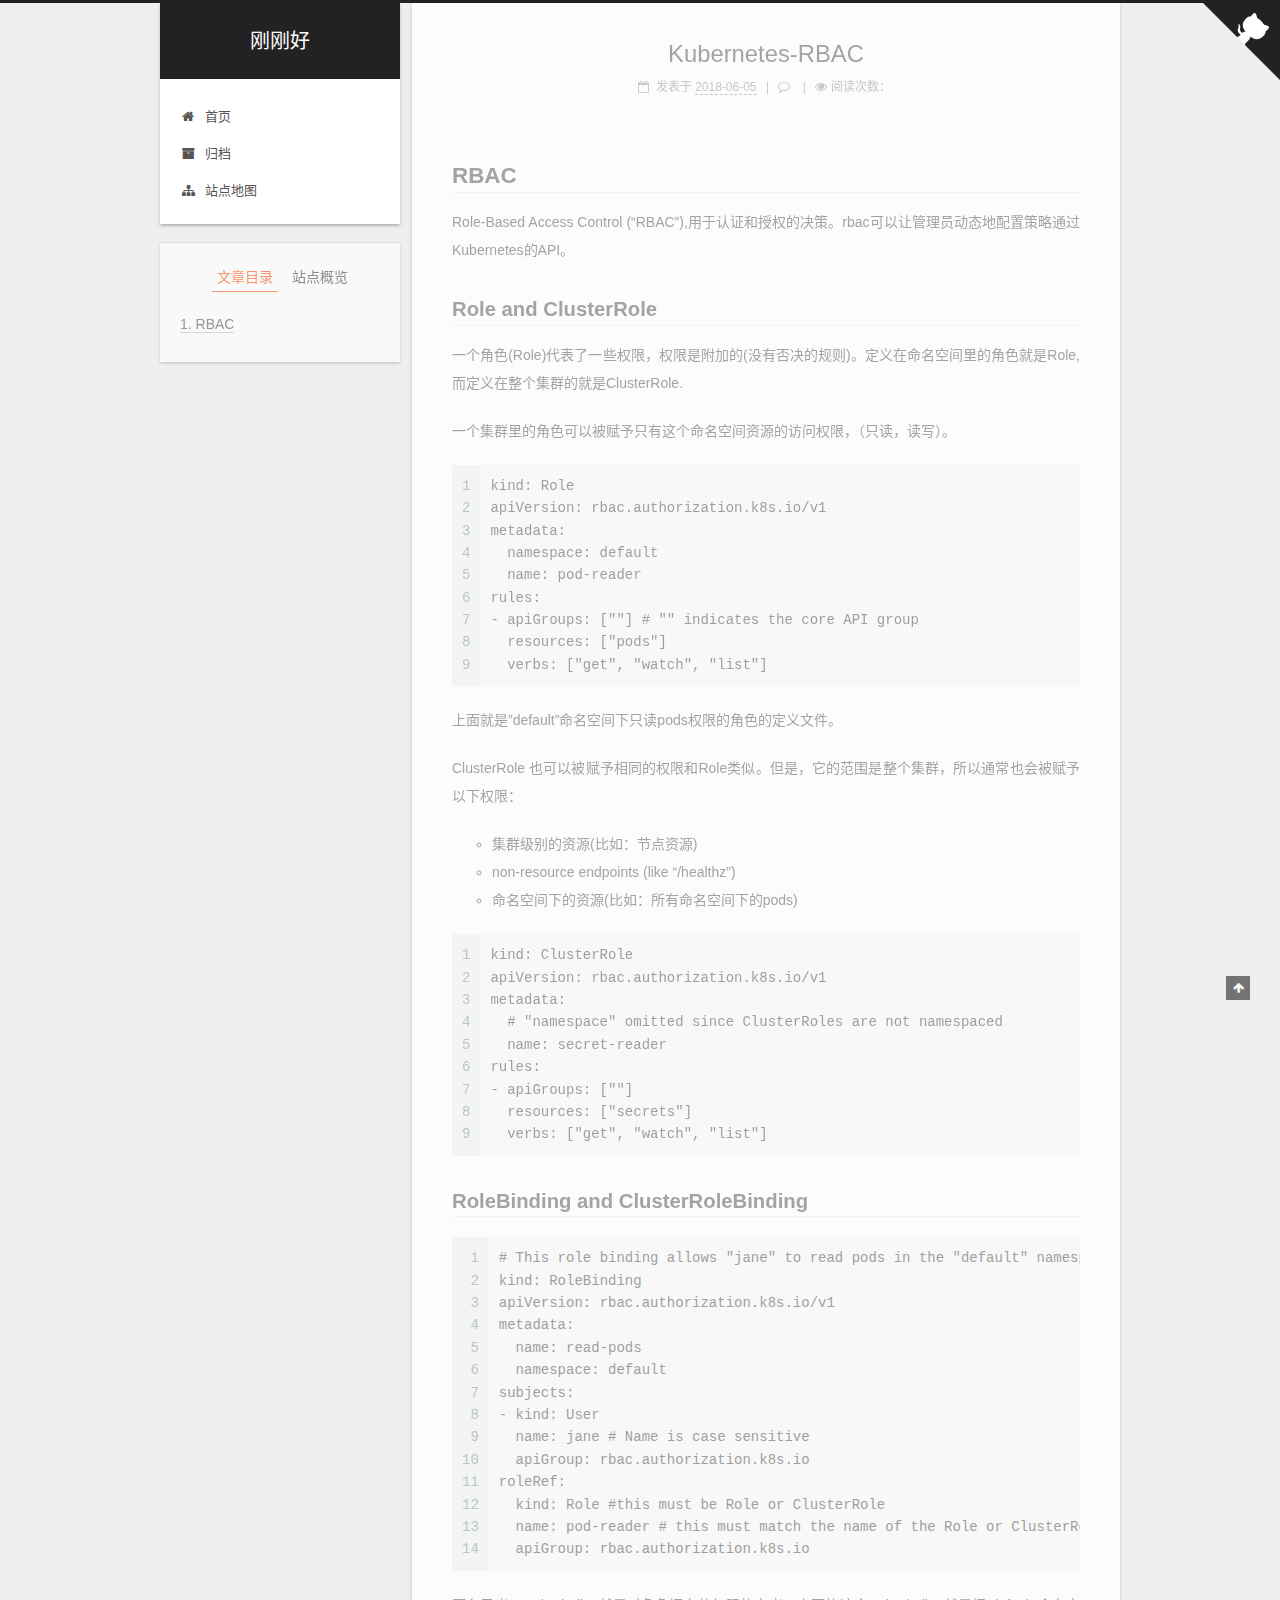
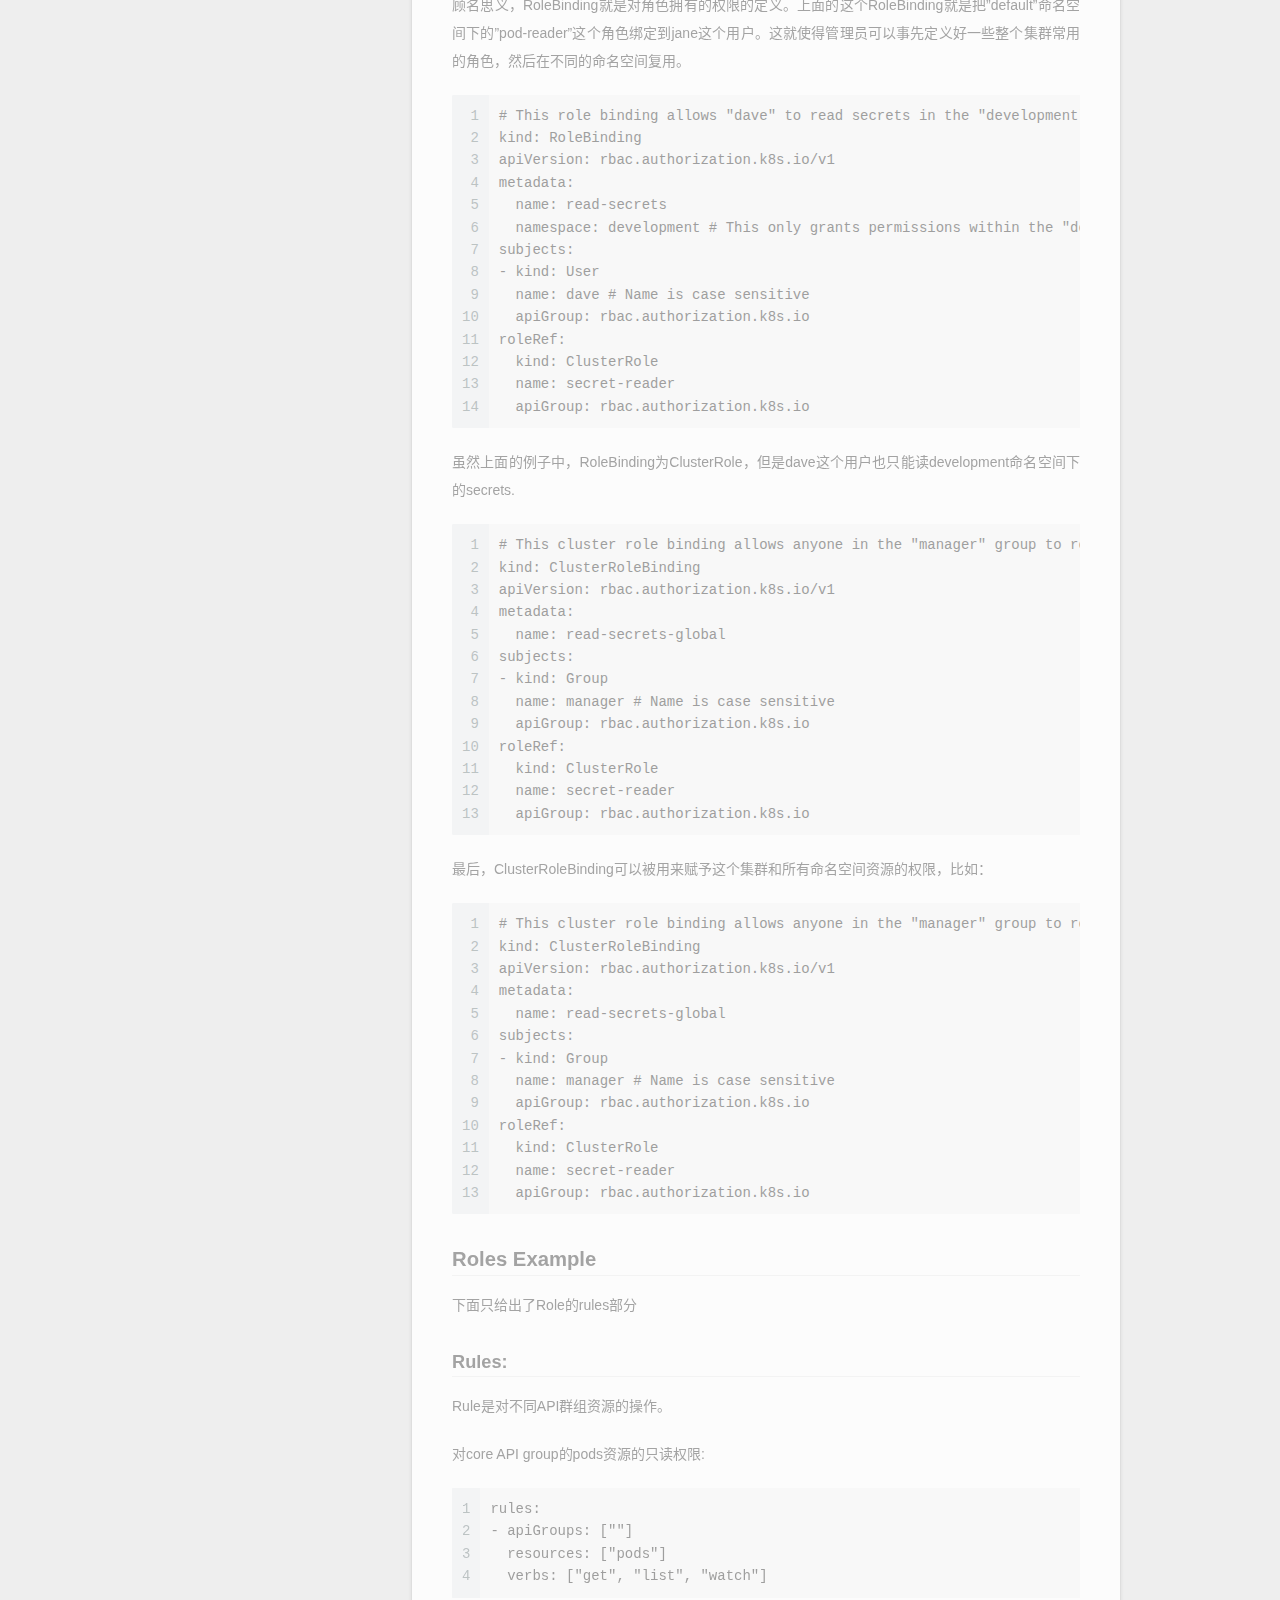
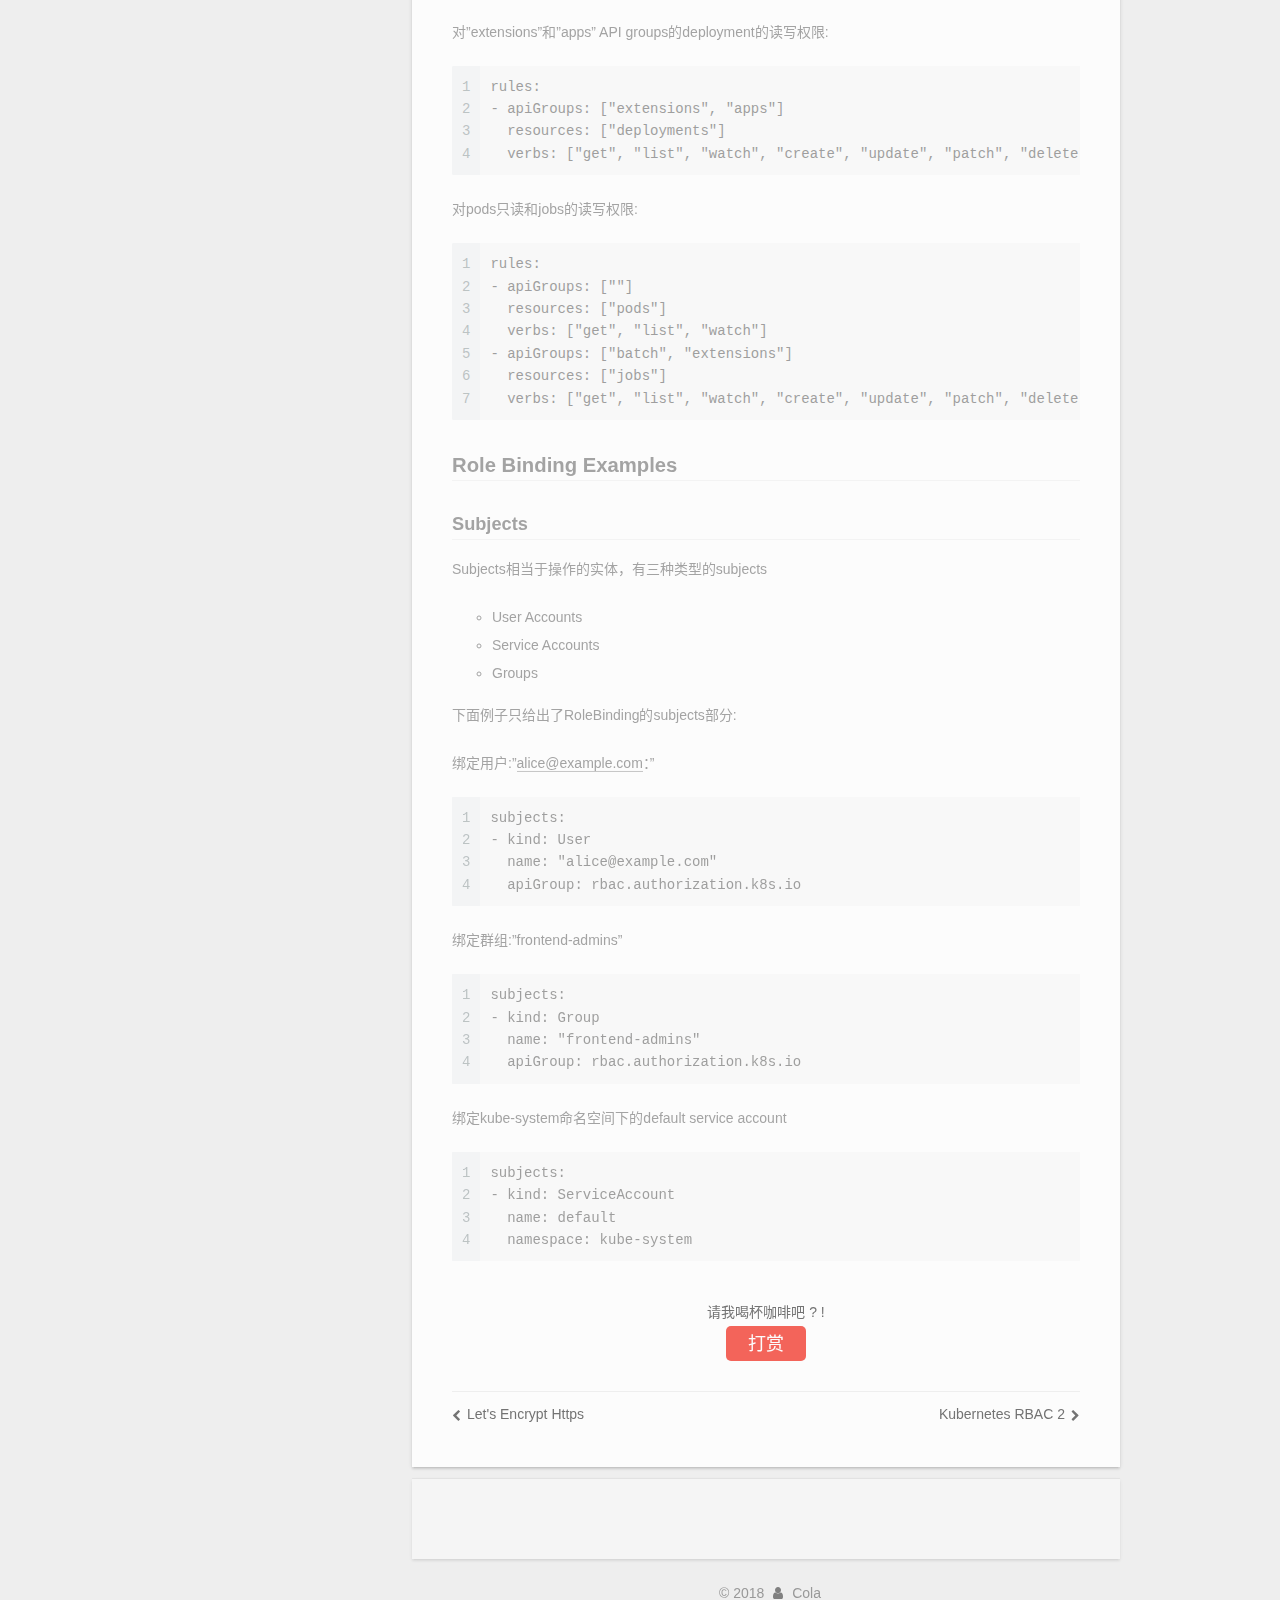
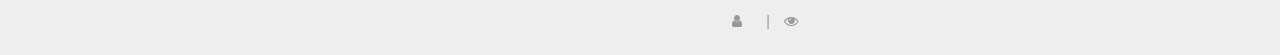
<file: 2018/06/05/Kubernetes-RBAC/index.html>
<!DOCTYPE html>












  


<html class="theme-next gemini use-motion" lang="zh-CN">
<head>
  <meta charset="UTF-8"/>
<meta http-equiv="X-UA-Compatible" content="IE=edge" />
<meta name="viewport" content="width=device-width, initial-scale=1, maximum-scale=2"/>
<meta name="theme-color" content="#222">












<meta http-equiv="Cache-Control" content="no-transform" />
<meta http-equiv="Cache-Control" content="no-siteapp" />






















<link href="/lib/font-awesome/css/font-awesome.min.css?v=4.6.2" rel="stylesheet" type="text/css" />

<link href="/css/main.css?v=6.3.0" rel="stylesheet" type="text/css" />


  <link rel="apple-touch-icon" sizes="180x180" href="/images/apple-touch-icon-next.png?v=6.3.0">


  <link rel="icon" type="image/png" sizes="32x32" href="/images/favicon-32x32-next.png?v=6.3.0">


  <link rel="icon" type="image/png" sizes="16x16" href="/images/favicon-16x16-next.png?v=6.3.0">


  <link rel="mask-icon" href="/images/logo.svg?v=6.3.0" color="#222">









<script type="text/javascript" id="hexo.configurations">
  var NexT = window.NexT || {};
  var CONFIG = {
    root: '/',
    scheme: 'Gemini',
    version: '6.3.0',
    sidebar: {"position":"left","display":"post","offset":12,"b2t":false,"scrollpercent":false,"onmobile":false},
    fancybox: false,
    fastclick: false,
    lazyload: false,
    tabs: true,
    motion: {"enable":true,"async":false,"transition":{"post_block":"fadeIn","post_header":"slideDownIn","post_body":"slideDownIn","coll_header":"slideLeftIn","sidebar":"slideUpIn"}},
    algolia: {
      applicationID: '',
      apiKey: '',
      indexName: '',
      hits: {"per_page":10},
      labels: {"input_placeholder":"Search for Posts","hits_empty":"We didn't find any results for the search: ${query}","hits_stats":"${hits} results found in ${time} ms"}
    }
  };
</script>


  




  <meta name="description" content="RBACRole-Based Access Control (“RBAC”),用于认证和授权的决策。rbac可以让管理员动态地配置策略通过Kubernetes的API。 Role and ClusterRole一个角色(Role)代表了一些权限，权限是附加的(没有否决的规则)。定义在命名空间里的角色就是Role,而定义在整个集群的就是ClusterRole. 一个集群里的角色可以被赋予只有这个命名">
<meta property="og:type" content="article">
<meta property="og:title" content="Kubernetes-RBAC">
<meta property="og:url" content="http://colachg.com/2018/06/05/Kubernetes-RBAC/index.html">
<meta property="og:site_name" content="刚刚好">
<meta property="og:description" content="RBACRole-Based Access Control (“RBAC”),用于认证和授权的决策。rbac可以让管理员动态地配置策略通过Kubernetes的API。 Role and ClusterRole一个角色(Role)代表了一些权限，权限是附加的(没有否决的规则)。定义在命名空间里的角色就是Role,而定义在整个集群的就是ClusterRole. 一个集群里的角色可以被赋予只有这个命名">
<meta property="og:locale" content="zh-CN">
<meta property="og:updated_time" content="2018-06-05T08:53:31.731Z">
<meta name="twitter:card" content="summary">
<meta name="twitter:title" content="Kubernetes-RBAC">
<meta name="twitter:description" content="RBACRole-Based Access Control (“RBAC”),用于认证和授权的决策。rbac可以让管理员动态地配置策略通过Kubernetes的API。 Role and ClusterRole一个角色(Role)代表了一些权限，权限是附加的(没有否决的规则)。定义在命名空间里的角色就是Role,而定义在整个集群的就是ClusterRole. 一个集群里的角色可以被赋予只有这个命名">






  <link rel="canonical" href="http://colachg.com/2018/06/05/Kubernetes-RBAC/"/>



<script type="text/javascript" id="page.configurations">
  CONFIG.page = {
    sidebar: "",
  };
</script>

  <title>Kubernetes-RBAC | 刚刚好</title>
  









  <noscript>
  <style type="text/css">
    .use-motion .motion-element,
    .use-motion .brand,
    .use-motion .menu-item,
    .sidebar-inner,
    .use-motion .post-block,
    .use-motion .pagination,
    .use-motion .comments,
    .use-motion .post-header,
    .use-motion .post-body,
    .use-motion .collection-title { opacity: initial; }

    .use-motion .logo,
    .use-motion .site-title,
    .use-motion .site-subtitle {
      opacity: initial;
      top: initial;
    }

    .use-motion {
      .logo-line-before i { left: initial; }
      .logo-line-after i { right: initial; }
    }
  </style>
</noscript>

</head>

<body itemscope itemtype="http://schema.org/WebPage" lang="zh-CN">

  
  
    
  

  <div class="container sidebar-position-left page-post-detail">
    <div class="headband"></div>

    <header id="header" class="header" itemscope itemtype="http://schema.org/WPHeader">
      <div class="header-inner"><div class="site-brand-wrapper">
  <div class="site-meta ">
    

    <div class="custom-logo-site-title">
      <a href="/" class="brand" rel="start">
        <span class="logo-line-before"><i></i></span>
        <span class="site-title">刚刚好</span>
        <span class="logo-line-after"><i></i></span>
      </a>
    </div>
    
  </div>

  <div class="site-nav-toggle">
    <button aria-label="切换导航栏">
      <span class="btn-bar"></span>
      <span class="btn-bar"></span>
      <span class="btn-bar"></span>
    </button>
  </div>
</div>



<nav class="site-nav">
  
    <ul id="menu" class="menu">
      
        
        
        
          
          <li class="menu-item menu-item-home">
    <a href="/" rel="section">
      <i class="menu-item-icon fa fa-fw fa-home"></i> <br />首页</a>
  </li>
        
        
        
          
          <li class="menu-item menu-item-archives">
    <a href="/archives/" rel="section">
      <i class="menu-item-icon fa fa-fw fa-archive"></i> <br />归档</a>
  </li>
        
        
        
          
          <li class="menu-item menu-item-sitemap">
    <a href="/sitemap.xml" rel="section">
      <i class="menu-item-icon fa fa-fw fa-sitemap"></i> <br />站点地图</a>
  </li>

      
      
    </ul>
  

  

  
</nav>



  



</div>
    </header>

    
  
  
  
    
      
    
    <a href="https://github.com/colachg" class="github-corner" target="_blank" title="Follow me on GitHub" aria-label="Follow me on GitHub"><svg width="80" height="80" viewBox="0 0 250 250" style="fill:#222; color:#fff; position: absolute; top: 0; border: 0; right: 0;" aria-hidden="true"><path d="M0,0 L115,115 L130,115 L142,142 L250,250 L250,0 Z"></path><path d="M128.3,109.0 C113.8,99.7 119.0,89.6 119.0,89.6 C122.0,82.7 120.5,78.6 120.5,78.6 C119.2,72.0 123.4,76.3 123.4,76.3 C127.3,80.9 125.5,87.3 125.5,87.3 C122.9,97.6 130.6,101.9 134.4,103.2" fill="currentColor" style="transform-origin: 130px 106px;" class="octo-arm"></path><path d="M115.0,115.0 C114.9,115.1 118.7,116.5 119.8,115.4 L133.7,101.6 C136.9,99.2 139.9,98.4 142.2,98.6 C133.8,88.0 127.5,74.4 143.8,58.0 C148.5,53.4 154.0,51.2 159.7,51.0 C160.3,49.4 163.2,43.6 171.4,40.1 C171.4,40.1 176.1,42.5 178.8,56.2 C183.1,58.6 187.2,61.8 190.9,65.4 C194.5,69.0 197.7,73.2 200.1,77.6 C213.8,80.2 216.3,84.9 216.3,84.9 C212.7,93.1 206.9,96.0 205.4,96.6 C205.1,102.4 203.0,107.8 198.3,112.5 C181.9,128.9 168.3,122.5 157.7,114.1 C157.9,116.9 156.7,120.9 152.7,124.9 L141.0,136.5 C139.8,137.7 141.6,141.9 141.8,141.8 Z" fill="currentColor" class="octo-body"></path></svg>
    
      </a>
    



    <main id="main" class="main">
      <div class="main-inner">
        <div class="content-wrap">
          
            

          
          <div id="content" class="content">
            

  <div id="posts" class="posts-expand">
    

  

  
  
  

  

  <article class="post post-type-normal" itemscope itemtype="http://schema.org/Article">
  
  
  
  <div class="post-block">
    <link itemprop="mainEntityOfPage" href="http://colachg.com/2018/06/05/Kubernetes-RBAC/">

    <span hidden itemprop="author" itemscope itemtype="http://schema.org/Person">
      <meta itemprop="name" content="Cola">
      <meta itemprop="description" content="有时生活超乎想象">
      <meta itemprop="image" content="/images/avatar.gif">
    </span>

    <span hidden itemprop="publisher" itemscope itemtype="http://schema.org/Organization">
      <meta itemprop="name" content="刚刚好">
    </span>

    
      <header class="post-header">

        
        
          <h2 class="post-title" itemprop="name headline">Kubernetes-RBAC
              
            
          </h2>
        

        <div class="post-meta">
          <span class="post-time">

            
            
            

            
              <span class="post-meta-item-icon">
                <i class="fa fa-calendar-o"></i>
              </span>
              
                <span class="post-meta-item-text">发表于</span>
              

              
                
              

              <time title="创建时间：2018-06-05 14:19:15 / 修改时间：16:53:31" itemprop="dateCreated datePublished" datetime="2018-06-05T14:19:15+08:00">2018-06-05</time>
            

            
              

              
            
          </span>

          

          
            
              <span class="post-comments-count">
                <span class="post-meta-divider">|</span>
                <span class="post-meta-item-icon">
                  <i class="fa fa-comment-o"></i>
                </span>
                <a href="/2018/06/05/Kubernetes-RBAC/#comments" itemprop="discussionUrl">
                
                  <span class="post-comments-count disqus-comment-count"
                        data-disqus-identifier="2018/06/05/Kubernetes-RBAC/" itemprop="commentCount"></span>
                </a>
              </span>
            
          

          
          

          
            <span class="post-meta-divider">|</span>
            <span class="post-meta-item-icon"
            >
            <i class="fa fa-eye"></i>
             阅读次数： 
            <span class="busuanzi-value" id="busuanzi_value_page_pv" ></span>
            </span>
          

          

          

        </div>
      </header>
    

    
    
    
    <div class="post-body" itemprop="articleBody">

      
      

      
        <h1 id="RBAC"><a href="#RBAC" class="headerlink" title="RBAC"></a>RBAC</h1><p>Role-Based Access Control (“RBAC”),用于认证和授权的决策。rbac可以让管理员动态地配置策略通过Kubernetes的API。</p>
<h2 id="Role-and-ClusterRole"><a href="#Role-and-ClusterRole" class="headerlink" title="Role and ClusterRole"></a>Role and ClusterRole</h2><p>一个角色(Role)代表了一些权限，权限是附加的(没有否决的规则)。定义在命名空间里的角色就是Role,而定义在整个集群的就是ClusterRole.</p>
<p>一个集群里的角色可以被赋予只有这个命名空间资源的访问权限，（只读，读写）。</p>
<figure class="highlight plain"><table><tr><td class="gutter"><pre><span class="line">1</span><br><span class="line">2</span><br><span class="line">3</span><br><span class="line">4</span><br><span class="line">5</span><br><span class="line">6</span><br><span class="line">7</span><br><span class="line">8</span><br><span class="line">9</span><br></pre></td><td class="code"><pre><span class="line">kind: Role</span><br><span class="line">apiVersion: rbac.authorization.k8s.io/v1</span><br><span class="line">metadata:</span><br><span class="line">  namespace: default</span><br><span class="line">  name: pod-reader</span><br><span class="line">rules:</span><br><span class="line">- apiGroups: [&quot;&quot;] # &quot;&quot; indicates the core API group</span><br><span class="line">  resources: [&quot;pods&quot;]</span><br><span class="line">  verbs: [&quot;get&quot;, &quot;watch&quot;, &quot;list&quot;]</span><br></pre></td></tr></table></figure>
<p>上面就是”default”命名空间下只读pods权限的角色的定义文件。</p>
<p>ClusterRole 也可以被赋予相同的权限和Role类似。但是，它的范围是整个集群，所以通常也会被赋予以下权限：</p>
<ul>
<li>集群级别的资源(比如：节点资源)</li>
<li>non-resource endpoints (like “/healthz”)</li>
<li>命名空间下的资源(比如：所有命名空间下的pods)</li>
</ul>
<figure class="highlight plain"><table><tr><td class="gutter"><pre><span class="line">1</span><br><span class="line">2</span><br><span class="line">3</span><br><span class="line">4</span><br><span class="line">5</span><br><span class="line">6</span><br><span class="line">7</span><br><span class="line">8</span><br><span class="line">9</span><br></pre></td><td class="code"><pre><span class="line">kind: ClusterRole</span><br><span class="line">apiVersion: rbac.authorization.k8s.io/v1</span><br><span class="line">metadata:</span><br><span class="line">  # &quot;namespace&quot; omitted since ClusterRoles are not namespaced</span><br><span class="line">  name: secret-reader</span><br><span class="line">rules:</span><br><span class="line">- apiGroups: [&quot;&quot;]</span><br><span class="line">  resources: [&quot;secrets&quot;]</span><br><span class="line">  verbs: [&quot;get&quot;, &quot;watch&quot;, &quot;list&quot;]</span><br></pre></td></tr></table></figure>
<a id="more"></a>
<h2 id="RoleBinding-and-ClusterRoleBinding"><a href="#RoleBinding-and-ClusterRoleBinding" class="headerlink" title="RoleBinding and ClusterRoleBinding"></a>RoleBinding and ClusterRoleBinding</h2><figure class="highlight plain"><table><tr><td class="gutter"><pre><span class="line">1</span><br><span class="line">2</span><br><span class="line">3</span><br><span class="line">4</span><br><span class="line">5</span><br><span class="line">6</span><br><span class="line">7</span><br><span class="line">8</span><br><span class="line">9</span><br><span class="line">10</span><br><span class="line">11</span><br><span class="line">12</span><br><span class="line">13</span><br><span class="line">14</span><br></pre></td><td class="code"><pre><span class="line"># This role binding allows &quot;jane&quot; to read pods in the &quot;default&quot; namespace.</span><br><span class="line">kind: RoleBinding</span><br><span class="line">apiVersion: rbac.authorization.k8s.io/v1</span><br><span class="line">metadata:</span><br><span class="line">  name: read-pods</span><br><span class="line">  namespace: default</span><br><span class="line">subjects:</span><br><span class="line">- kind: User</span><br><span class="line">  name: jane # Name is case sensitive</span><br><span class="line">  apiGroup: rbac.authorization.k8s.io</span><br><span class="line">roleRef:</span><br><span class="line">  kind: Role #this must be Role or ClusterRole</span><br><span class="line">  name: pod-reader # this must match the name of the Role or ClusterRole you wish to bind to</span><br><span class="line">  apiGroup: rbac.authorization.k8s.io</span><br></pre></td></tr></table></figure>
<p>顾名思义，RoleBinding就是对角色拥有的权限的定义。上面的这个RoleBinding就是把”default”命名空间下的”pod-reader”这个角色绑定到jane这个用户。这就使得管理员可以事先定义好一些整个集群常用的角色，然后在不同的命名空间复用。</p>
<figure class="highlight plain"><table><tr><td class="gutter"><pre><span class="line">1</span><br><span class="line">2</span><br><span class="line">3</span><br><span class="line">4</span><br><span class="line">5</span><br><span class="line">6</span><br><span class="line">7</span><br><span class="line">8</span><br><span class="line">9</span><br><span class="line">10</span><br><span class="line">11</span><br><span class="line">12</span><br><span class="line">13</span><br><span class="line">14</span><br></pre></td><td class="code"><pre><span class="line"># This role binding allows &quot;dave&quot; to read secrets in the &quot;development&quot; namespace.</span><br><span class="line">kind: RoleBinding</span><br><span class="line">apiVersion: rbac.authorization.k8s.io/v1</span><br><span class="line">metadata:</span><br><span class="line">  name: read-secrets</span><br><span class="line">  namespace: development # This only grants permissions within the &quot;development&quot; namespace.</span><br><span class="line">subjects:</span><br><span class="line">- kind: User</span><br><span class="line">  name: dave # Name is case sensitive</span><br><span class="line">  apiGroup: rbac.authorization.k8s.io</span><br><span class="line">roleRef:</span><br><span class="line">  kind: ClusterRole</span><br><span class="line">  name: secret-reader</span><br><span class="line">  apiGroup: rbac.authorization.k8s.io</span><br></pre></td></tr></table></figure>
<p>虽然上面的例子中，RoleBinding为ClusterRole，但是dave这个用户也只能读development命名空间下的secrets.</p>
<figure class="highlight plain"><table><tr><td class="gutter"><pre><span class="line">1</span><br><span class="line">2</span><br><span class="line">3</span><br><span class="line">4</span><br><span class="line">5</span><br><span class="line">6</span><br><span class="line">7</span><br><span class="line">8</span><br><span class="line">9</span><br><span class="line">10</span><br><span class="line">11</span><br><span class="line">12</span><br><span class="line">13</span><br></pre></td><td class="code"><pre><span class="line"># This cluster role binding allows anyone in the &quot;manager&quot; group to read secrets in any namespace.</span><br><span class="line">kind: ClusterRoleBinding</span><br><span class="line">apiVersion: rbac.authorization.k8s.io/v1</span><br><span class="line">metadata:</span><br><span class="line">  name: read-secrets-global</span><br><span class="line">subjects:</span><br><span class="line">- kind: Group</span><br><span class="line">  name: manager # Name is case sensitive</span><br><span class="line">  apiGroup: rbac.authorization.k8s.io</span><br><span class="line">roleRef:</span><br><span class="line">  kind: ClusterRole</span><br><span class="line">  name: secret-reader</span><br><span class="line">  apiGroup: rbac.authorization.k8s.io</span><br></pre></td></tr></table></figure>
<p>最后，ClusterRoleBinding可以被用来赋予这个集群和所有命名空间资源的权限，比如：</p>
<figure class="highlight plain"><table><tr><td class="gutter"><pre><span class="line">1</span><br><span class="line">2</span><br><span class="line">3</span><br><span class="line">4</span><br><span class="line">5</span><br><span class="line">6</span><br><span class="line">7</span><br><span class="line">8</span><br><span class="line">9</span><br><span class="line">10</span><br><span class="line">11</span><br><span class="line">12</span><br><span class="line">13</span><br></pre></td><td class="code"><pre><span class="line"># This cluster role binding allows anyone in the &quot;manager&quot; group to read secrets in any namespace.</span><br><span class="line">kind: ClusterRoleBinding</span><br><span class="line">apiVersion: rbac.authorization.k8s.io/v1</span><br><span class="line">metadata:</span><br><span class="line">  name: read-secrets-global</span><br><span class="line">subjects:</span><br><span class="line">- kind: Group</span><br><span class="line">  name: manager # Name is case sensitive</span><br><span class="line">  apiGroup: rbac.authorization.k8s.io</span><br><span class="line">roleRef:</span><br><span class="line">  kind: ClusterRole</span><br><span class="line">  name: secret-reader</span><br><span class="line">  apiGroup: rbac.authorization.k8s.io</span><br></pre></td></tr></table></figure>
<h2 id="Roles-Example"><a href="#Roles-Example" class="headerlink" title="Roles Example"></a>Roles Example</h2><p>下面只给出了Role的rules部分</p>
<h3 id="Rules"><a href="#Rules" class="headerlink" title="Rules:"></a>Rules:</h3><p>Rule是对不同API群组资源的操作。</p>
<p>对core API group的pods资源的只读权限:<br><figure class="highlight plain"><table><tr><td class="gutter"><pre><span class="line">1</span><br><span class="line">2</span><br><span class="line">3</span><br><span class="line">4</span><br></pre></td><td class="code"><pre><span class="line">rules:</span><br><span class="line">- apiGroups: [&quot;&quot;]</span><br><span class="line">  resources: [&quot;pods&quot;]</span><br><span class="line">  verbs: [&quot;get&quot;, &quot;list&quot;, &quot;watch&quot;]</span><br></pre></td></tr></table></figure></p>
<p>对”extensions”和”apps” API groups的deployment的读写权限:<br><figure class="highlight plain"><table><tr><td class="gutter"><pre><span class="line">1</span><br><span class="line">2</span><br><span class="line">3</span><br><span class="line">4</span><br></pre></td><td class="code"><pre><span class="line">rules:</span><br><span class="line">- apiGroups: [&quot;extensions&quot;, &quot;apps&quot;]</span><br><span class="line">  resources: [&quot;deployments&quot;]</span><br><span class="line">  verbs: [&quot;get&quot;, &quot;list&quot;, &quot;watch&quot;, &quot;create&quot;, &quot;update&quot;, &quot;patch&quot;, &quot;delete&quot;]</span><br></pre></td></tr></table></figure></p>
<p>对pods只读和jobs的读写权限:<br><figure class="highlight plain"><table><tr><td class="gutter"><pre><span class="line">1</span><br><span class="line">2</span><br><span class="line">3</span><br><span class="line">4</span><br><span class="line">5</span><br><span class="line">6</span><br><span class="line">7</span><br></pre></td><td class="code"><pre><span class="line">rules:</span><br><span class="line">- apiGroups: [&quot;&quot;]</span><br><span class="line">  resources: [&quot;pods&quot;]</span><br><span class="line">  verbs: [&quot;get&quot;, &quot;list&quot;, &quot;watch&quot;]</span><br><span class="line">- apiGroups: [&quot;batch&quot;, &quot;extensions&quot;]</span><br><span class="line">  resources: [&quot;jobs&quot;]</span><br><span class="line">  verbs: [&quot;get&quot;, &quot;list&quot;, &quot;watch&quot;, &quot;create&quot;, &quot;update&quot;, &quot;patch&quot;, &quot;delete&quot;]</span><br></pre></td></tr></table></figure></p>
<h2 id="Role-Binding-Examples"><a href="#Role-Binding-Examples" class="headerlink" title="Role Binding Examples"></a>Role Binding Examples</h2><h3 id="Subjects"><a href="#Subjects" class="headerlink" title="Subjects"></a>Subjects</h3><p>Subjects相当于操作的实体，有三种类型的subjects</p>
<ul>
<li>User Accounts</li>
<li>Service Accounts</li>
<li>Groups</li>
</ul>
<p>下面例子只给出了RoleBinding的subjects部分:</p>
<p>绑定用户:”<a href="mailto:alice@example.com" target="_blank" rel="noopener">alice@example.com</a>：”<br><figure class="highlight plain"><table><tr><td class="gutter"><pre><span class="line">1</span><br><span class="line">2</span><br><span class="line">3</span><br><span class="line">4</span><br></pre></td><td class="code"><pre><span class="line">subjects:</span><br><span class="line">- kind: User</span><br><span class="line">  name: &quot;alice@example.com&quot;</span><br><span class="line">  apiGroup: rbac.authorization.k8s.io</span><br></pre></td></tr></table></figure></p>
<p>绑定群组:”frontend-admins”<br><figure class="highlight plain"><table><tr><td class="gutter"><pre><span class="line">1</span><br><span class="line">2</span><br><span class="line">3</span><br><span class="line">4</span><br></pre></td><td class="code"><pre><span class="line">subjects:</span><br><span class="line">- kind: Group</span><br><span class="line">  name: &quot;frontend-admins&quot;</span><br><span class="line">  apiGroup: rbac.authorization.k8s.io</span><br></pre></td></tr></table></figure></p>
<p>绑定kube-system命名空间下的default service account<br><figure class="highlight plain"><table><tr><td class="gutter"><pre><span class="line">1</span><br><span class="line">2</span><br><span class="line">3</span><br><span class="line">4</span><br></pre></td><td class="code"><pre><span class="line">subjects:</span><br><span class="line">- kind: ServiceAccount</span><br><span class="line">  name: default</span><br><span class="line">  namespace: kube-system</span><br></pre></td></tr></table></figure></p>

      
    </div>

    

    
    
    

    

    
      <div>
        <div style="padding: 10px 0; margin: 20px auto; width: 90%; text-align: center;">
  <div>请我喝杯咖啡吧 ? !</div>
  <button id="rewardButton" disable="enable" onclick="var qr = document.getElementById('QR'); if (qr.style.display === 'none') {qr.style.display='block';} else {qr.style.display='none'}">
    <span>打赏</span>
  </button>
  <div id="QR" style="display: none;">

    
      <div id="wechat" style="display: inline-block">
        <img id="wechat_qr" src="/images/wechatpay.jpg" alt="Cola 微信支付"/>
        <p>微信支付</p>
      </div>
    

    
      <div id="alipay" style="display: inline-block">
        <img id="alipay_qr" src="/images/alipay.jpg" alt="Cola 支付宝"/>
        <p>支付宝</p>
      </div>
    

    

  </div>
</div>

      </div>
    

    

    <footer class="post-footer">
      

      
      
      

      
        <div class="post-nav">
          <div class="post-nav-next post-nav-item">
            
              <a href="/2018/06/01/Let-s-Encrypt-Https/" rel="next" title="Let's Encrypt Https">
                <i class="fa fa-chevron-left"></i> Let's Encrypt Https
              </a>
            
          </div>

          <span class="post-nav-divider"></span>

          <div class="post-nav-prev post-nav-item">
            
              <a href="/2018/06/05/Kubernetes-RBAC-2/" rel="prev" title="Kubernetes RBAC 2">
                Kubernetes RBAC 2 <i class="fa fa-chevron-right"></i>
              </a>
            
          </div>
        </div>
      

      
      
    </footer>
  </div>
  
  
  
  </article>



    <div class="post-spread">
      
    </div>
  </div>


          </div>
          

  
    <div class="comments" id="comments">
      <div id="disqus_thread">
        <noscript>
          Please enable JavaScript to view the
          <a href="https://disqus.com/?ref_noscript">comments powered by Disqus.</a>
        </noscript>
      </div>
    </div>

  



        </div>
        
          
  
  <div class="sidebar-toggle">
    <div class="sidebar-toggle-line-wrap">
      <span class="sidebar-toggle-line sidebar-toggle-line-first"></span>
      <span class="sidebar-toggle-line sidebar-toggle-line-middle"></span>
      <span class="sidebar-toggle-line sidebar-toggle-line-last"></span>
    </div>
  </div>

  <aside id="sidebar" class="sidebar">
    
    <div class="sidebar-inner">

      

      
        <ul class="sidebar-nav motion-element">
          <li class="sidebar-nav-toc sidebar-nav-active" data-target="post-toc-wrap">
            文章目录
          </li>
          <li class="sidebar-nav-overview" data-target="site-overview-wrap">
            站点概览
          </li>
        </ul>
      

      <section class="site-overview-wrap sidebar-panel">
        <div class="site-overview">
          <div class="site-author motion-element" itemprop="author" itemscope itemtype="http://schema.org/Person">
            
              <p class="site-author-name" itemprop="name">Cola</p>
              <p class="site-description motion-element" itemprop="description">有时生活超乎想象</p>
          </div>

          
            <nav class="site-state motion-element">
              
                <div class="site-state-item site-state-posts">
                
                  <a href="/archives/">
                
                    <span class="site-state-item-count">4</span>
                    <span class="site-state-item-name">日志</span>
                  </a>
                </div>
              

              

              
            </nav>
          

          

          
            <div class="links-of-author motion-element">
              
                <span class="links-of-author-item">
                  <a href="https://github.com/colachg" target="_blank" title="GitHub" rel="external nofollow"><i class="fa fa-fw fa-github"></i>GitHub</a>
                  
                </span>
              
            </div>
          

          
          

          
          

          
            
          
          

        </div>
      </section>

      
      <!--noindex-->
        <section class="post-toc-wrap motion-element sidebar-panel sidebar-panel-active">
          <div class="post-toc">

            
              
            

            
              <div class="post-toc-content"><ol class="nav"><li class="nav-item nav-level-1"><a class="nav-link" href="#RBAC"><span class="nav-number">1.</span> <span class="nav-text">RBAC</span></a><ol class="nav-child"><li class="nav-item nav-level-2"><a class="nav-link" href="#Role-and-ClusterRole"><span class="nav-number">1.1.</span> <span class="nav-text">Role and ClusterRole</span></a></li><li class="nav-item nav-level-2"><a class="nav-link" href="#RoleBinding-and-ClusterRoleBinding"><span class="nav-number">1.2.</span> <span class="nav-text">RoleBinding and ClusterRoleBinding</span></a></li><li class="nav-item nav-level-2"><a class="nav-link" href="#Roles-Example"><span class="nav-number">1.3.</span> <span class="nav-text">Roles Example</span></a><ol class="nav-child"><li class="nav-item nav-level-3"><a class="nav-link" href="#Rules"><span class="nav-number">1.3.1.</span> <span class="nav-text">Rules:</span></a></li></ol></li><li class="nav-item nav-level-2"><a class="nav-link" href="#Role-Binding-Examples"><span class="nav-number">1.4.</span> <span class="nav-text">Role Binding Examples</span></a><ol class="nav-child"><li class="nav-item nav-level-3"><a class="nav-link" href="#Subjects"><span class="nav-number">1.4.1.</span> <span class="nav-text">Subjects</span></a></li></ol></li></ol></li></ol></div>
            

          </div>
        </section>
      <!--/noindex-->
      

      

    </div>
  </aside>


        
      </div>
    </main>

    <footer id="footer" class="footer">
      <div class="footer-inner">
        <div class="copyright">&copy; <span itemprop="copyrightYear">2018</span>
  <span class="with-love" id="animate">
    <i class="fa fa-user"></i>
  </span>
  <span class="author" itemprop="copyrightHolder">Cola</span>

  

  
</div>


  










        
<div class="busuanzi-count">
  <script async src="https://dn-lbstatics.qbox.me/busuanzi/2.3/busuanzi.pure.mini.js"></script>

  
    <span class="site-uv" title="总访客量">
      <i class="fa fa-user"></i>
      <span class="busuanzi-value" id="busuanzi_value_site_uv"></span>
    </span>
  

  
    <span class="site-pv" title="总访问量">
      <i class="fa fa-eye"></i>
      <span class="busuanzi-value" id="busuanzi_value_site_pv"></span>
    </span>
  
</div>









        
      </div>
    </footer>

    
      <div class="back-to-top">
        <i class="fa fa-arrow-up"></i>
        
      </div>
    

    

  </div>

  

<script type="text/javascript">
  if (Object.prototype.toString.call(window.Promise) !== '[object Function]') {
    window.Promise = null;
  }
</script>


























  
  
    <script type="text/javascript" src="/lib/jquery/index.js?v=2.1.3"></script>
  

  
  
    <script type="text/javascript" src="/lib/velocity/velocity.min.js?v=1.2.1"></script>
  

  
  
    <script type="text/javascript" src="/lib/velocity/velocity.ui.min.js?v=1.2.1"></script>
  


  


  <script type="text/javascript" src="/js/src/utils.js?v=6.3.0"></script>

  <script type="text/javascript" src="/js/src/motion.js?v=6.3.0"></script>



  
  


  <script type="text/javascript" src="/js/src/affix.js?v=6.3.0"></script>

  <script type="text/javascript" src="/js/src/schemes/pisces.js?v=6.3.0"></script>



  
  <script type="text/javascript" src="/js/src/scrollspy.js?v=6.3.0"></script>
<script type="text/javascript" src="/js/src/post-details.js?v=6.3.0"></script>



  


  <script type="text/javascript" src="/js/src/bootstrap.js?v=6.3.0"></script>



  

  
    <script id="dsq-count-scr" src="https://colachg.disqus.com/count.js" async></script>
  

  
    <script type="text/javascript">
      var disqus_config = function () {
        this.page.url = 'http://colachg.com/2018/06/05/Kubernetes-RBAC/';
        this.page.identifier = '2018/06/05/Kubernetes-RBAC/';
        this.page.title = 'Kubernetes-RBAC';
        };
      function loadComments () {
        var d = document, s = d.createElement('script');
        s.src = 'https://colachg.disqus.com/embed.js';
        s.setAttribute('data-timestamp', '' + +new Date());
        (d.head || d.body).appendChild(s);
      }
      
        loadComments();
      
    </script>
  





	





  












  





  

  

  

  

  
  

  

  

  

  

  

</body>
</html>
</file>
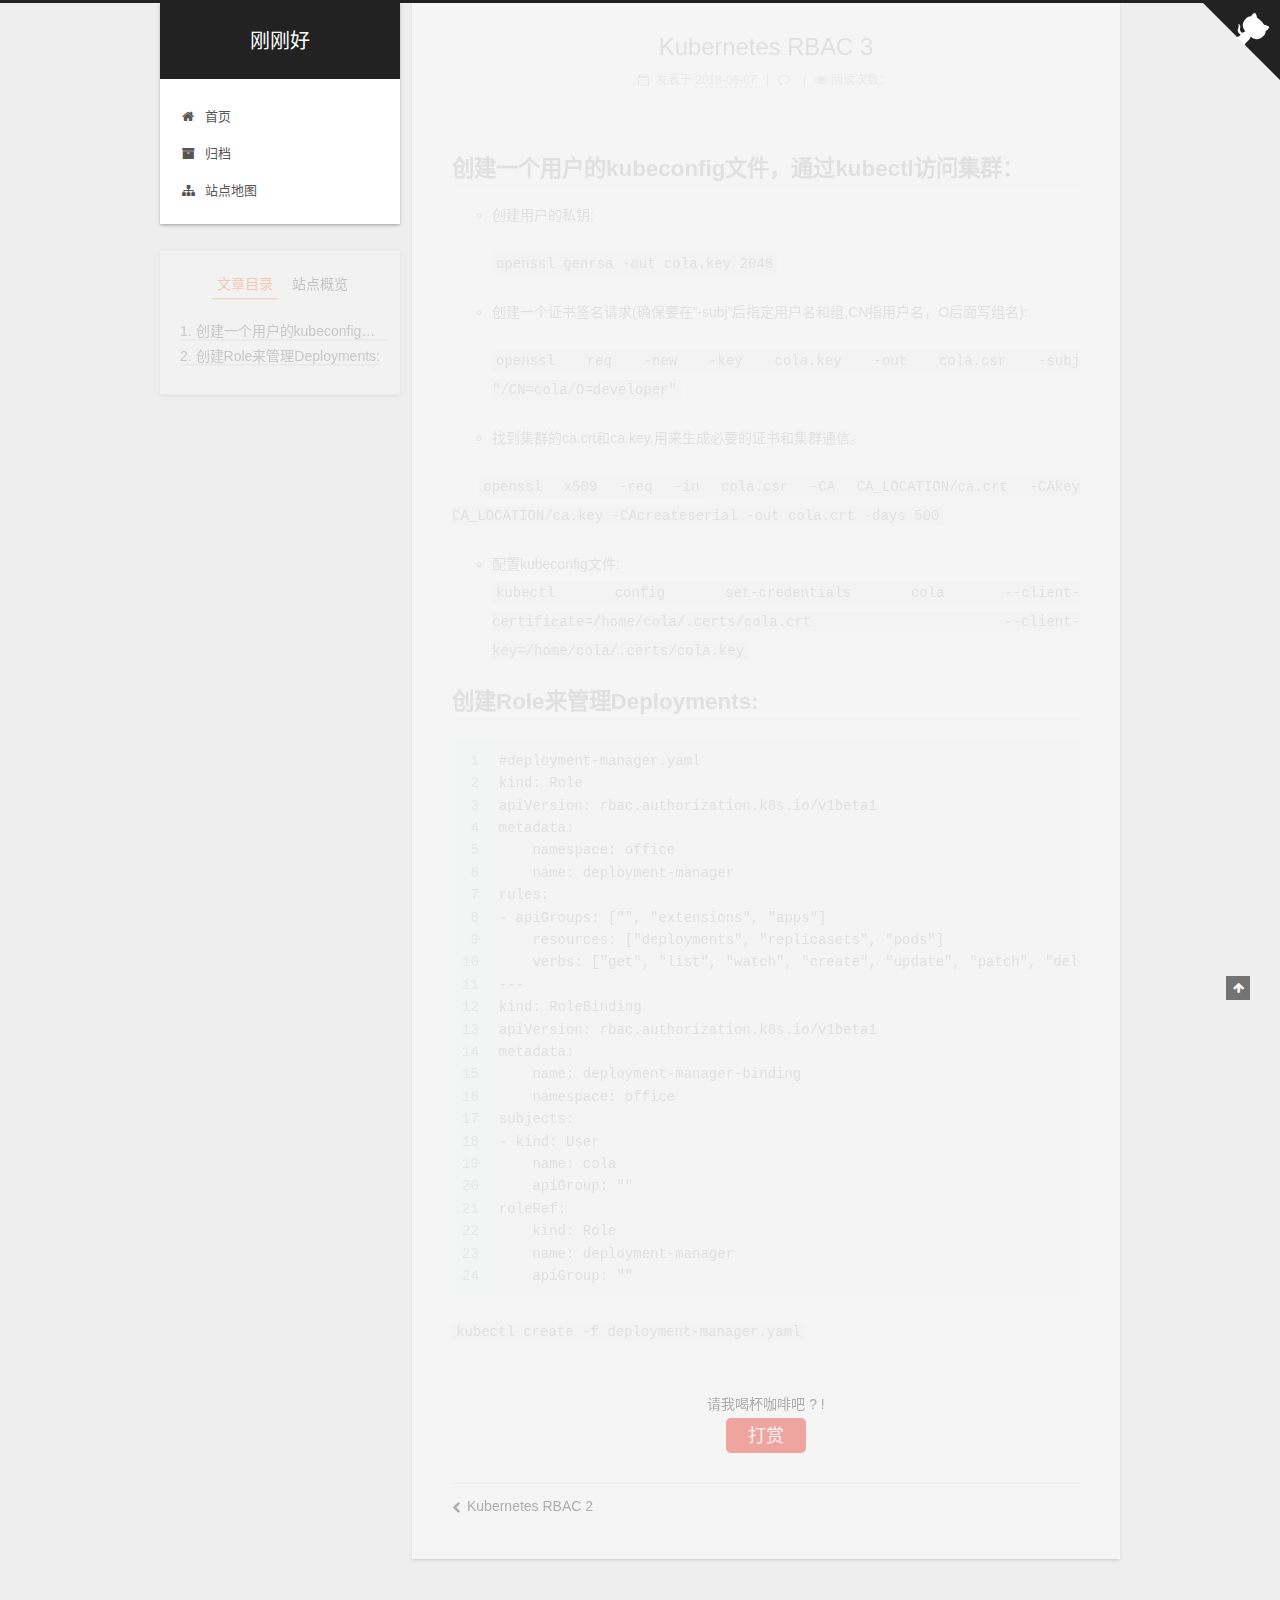
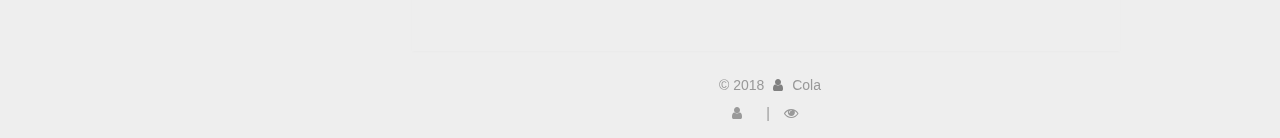
<file: 2018/06/07/Kubernetes-RBAC-3/index.html>
<!DOCTYPE html>












  


<html class="theme-next gemini use-motion" lang="zh-CN">
<head>
  <meta charset="UTF-8"/>
<meta http-equiv="X-UA-Compatible" content="IE=edge" />
<meta name="viewport" content="width=device-width, initial-scale=1, maximum-scale=2"/>
<meta name="theme-color" content="#222">












<meta http-equiv="Cache-Control" content="no-transform" />
<meta http-equiv="Cache-Control" content="no-siteapp" />






















<link href="/lib/font-awesome/css/font-awesome.min.css?v=4.6.2" rel="stylesheet" type="text/css" />

<link href="/css/main.css?v=6.3.0" rel="stylesheet" type="text/css" />


  <link rel="apple-touch-icon" sizes="180x180" href="/images/apple-touch-icon-next.png?v=6.3.0">


  <link rel="icon" type="image/png" sizes="32x32" href="/images/favicon-32x32-next.png?v=6.3.0">


  <link rel="icon" type="image/png" sizes="16x16" href="/images/favicon-16x16-next.png?v=6.3.0">


  <link rel="mask-icon" href="/images/logo.svg?v=6.3.0" color="#222">









<script type="text/javascript" id="hexo.configurations">
  var NexT = window.NexT || {};
  var CONFIG = {
    root: '/',
    scheme: 'Gemini',
    version: '6.3.0',
    sidebar: {"position":"left","display":"post","offset":12,"b2t":false,"scrollpercent":false,"onmobile":false},
    fancybox: false,
    fastclick: false,
    lazyload: false,
    tabs: true,
    motion: {"enable":true,"async":false,"transition":{"post_block":"fadeIn","post_header":"slideDownIn","post_body":"slideDownIn","coll_header":"slideLeftIn","sidebar":"slideUpIn"}},
    algolia: {
      applicationID: '',
      apiKey: '',
      indexName: '',
      hits: {"per_page":10},
      labels: {"input_placeholder":"Search for Posts","hits_empty":"We didn't find any results for the search: ${query}","hits_stats":"${hits} results found in ${time} ms"}
    }
  };
</script>


  




  <meta name="description" content="创建一个用户的kubeconfig文件，通过kubectl访问集群： 创建用户的私钥: openssl genrsa -out cola.key 2048  创建一个证书签名请求(确保要在”-subj”后指定用户名和组,CN指用户名，O后面写组名): openssl req -new -key cola.key -out cola.csr -subj &amp;quot;/CN=cola/O=develo">
<meta property="og:type" content="article">
<meta property="og:title" content="Kubernetes RBAC 3">
<meta property="og:url" content="http://colachg.com/2018/06/07/Kubernetes-RBAC-3/index.html">
<meta property="og:site_name" content="刚刚好">
<meta property="og:description" content="创建一个用户的kubeconfig文件，通过kubectl访问集群： 创建用户的私钥: openssl genrsa -out cola.key 2048  创建一个证书签名请求(确保要在”-subj”后指定用户名和组,CN指用户名，O后面写组名): openssl req -new -key cola.key -out cola.csr -subj &amp;quot;/CN=cola/O=develo">
<meta property="og:locale" content="zh-CN">
<meta property="og:updated_time" content="2018-06-07T07:04:15.539Z">
<meta name="twitter:card" content="summary">
<meta name="twitter:title" content="Kubernetes RBAC 3">
<meta name="twitter:description" content="创建一个用户的kubeconfig文件，通过kubectl访问集群： 创建用户的私钥: openssl genrsa -out cola.key 2048  创建一个证书签名请求(确保要在”-subj”后指定用户名和组,CN指用户名，O后面写组名): openssl req -new -key cola.key -out cola.csr -subj &amp;quot;/CN=cola/O=develo">






  <link rel="canonical" href="http://colachg.com/2018/06/07/Kubernetes-RBAC-3/"/>



<script type="text/javascript" id="page.configurations">
  CONFIG.page = {
    sidebar: "",
  };
</script>

  <title>Kubernetes RBAC 3 | 刚刚好</title>
  









  <noscript>
  <style type="text/css">
    .use-motion .motion-element,
    .use-motion .brand,
    .use-motion .menu-item,
    .sidebar-inner,
    .use-motion .post-block,
    .use-motion .pagination,
    .use-motion .comments,
    .use-motion .post-header,
    .use-motion .post-body,
    .use-motion .collection-title { opacity: initial; }

    .use-motion .logo,
    .use-motion .site-title,
    .use-motion .site-subtitle {
      opacity: initial;
      top: initial;
    }

    .use-motion {
      .logo-line-before i { left: initial; }
      .logo-line-after i { right: initial; }
    }
  </style>
</noscript>

</head>

<body itemscope itemtype="http://schema.org/WebPage" lang="zh-CN">

  
  
    
  

  <div class="container sidebar-position-left page-post-detail">
    <div class="headband"></div>

    <header id="header" class="header" itemscope itemtype="http://schema.org/WPHeader">
      <div class="header-inner"><div class="site-brand-wrapper">
  <div class="site-meta ">
    

    <div class="custom-logo-site-title">
      <a href="/" class="brand" rel="start">
        <span class="logo-line-before"><i></i></span>
        <span class="site-title">刚刚好</span>
        <span class="logo-line-after"><i></i></span>
      </a>
    </div>
    
  </div>

  <div class="site-nav-toggle">
    <button aria-label="切换导航栏">
      <span class="btn-bar"></span>
      <span class="btn-bar"></span>
      <span class="btn-bar"></span>
    </button>
  </div>
</div>



<nav class="site-nav">
  
    <ul id="menu" class="menu">
      
        
        
        
          
          <li class="menu-item menu-item-home">
    <a href="/" rel="section">
      <i class="menu-item-icon fa fa-fw fa-home"></i> <br />首页</a>
  </li>
        
        
        
          
          <li class="menu-item menu-item-archives">
    <a href="/archives/" rel="section">
      <i class="menu-item-icon fa fa-fw fa-archive"></i> <br />归档</a>
  </li>
        
        
        
          
          <li class="menu-item menu-item-sitemap">
    <a href="/sitemap.xml" rel="section">
      <i class="menu-item-icon fa fa-fw fa-sitemap"></i> <br />站点地图</a>
  </li>

      
      
    </ul>
  

  

  
</nav>



  



</div>
    </header>

    
  
  
  
    
      
    
    <a href="https://github.com/colachg" class="github-corner" target="_blank" title="Follow me on GitHub" aria-label="Follow me on GitHub"><svg width="80" height="80" viewBox="0 0 250 250" style="fill:#222; color:#fff; position: absolute; top: 0; border: 0; right: 0;" aria-hidden="true"><path d="M0,0 L115,115 L130,115 L142,142 L250,250 L250,0 Z"></path><path d="M128.3,109.0 C113.8,99.7 119.0,89.6 119.0,89.6 C122.0,82.7 120.5,78.6 120.5,78.6 C119.2,72.0 123.4,76.3 123.4,76.3 C127.3,80.9 125.5,87.3 125.5,87.3 C122.9,97.6 130.6,101.9 134.4,103.2" fill="currentColor" style="transform-origin: 130px 106px;" class="octo-arm"></path><path d="M115.0,115.0 C114.9,115.1 118.7,116.5 119.8,115.4 L133.7,101.6 C136.9,99.2 139.9,98.4 142.2,98.6 C133.8,88.0 127.5,74.4 143.8,58.0 C148.5,53.4 154.0,51.2 159.7,51.0 C160.3,49.4 163.2,43.6 171.4,40.1 C171.4,40.1 176.1,42.5 178.8,56.2 C183.1,58.6 187.2,61.8 190.9,65.4 C194.5,69.0 197.7,73.2 200.1,77.6 C213.8,80.2 216.3,84.9 216.3,84.9 C212.7,93.1 206.9,96.0 205.4,96.6 C205.1,102.4 203.0,107.8 198.3,112.5 C181.9,128.9 168.3,122.5 157.7,114.1 C157.9,116.9 156.7,120.9 152.7,124.9 L141.0,136.5 C139.8,137.7 141.6,141.9 141.8,141.8 Z" fill="currentColor" class="octo-body"></path></svg>
    
      </a>
    



    <main id="main" class="main">
      <div class="main-inner">
        <div class="content-wrap">
          
            

          
          <div id="content" class="content">
            

  <div id="posts" class="posts-expand">
    

  

  
  
  

  

  <article class="post post-type-normal" itemscope itemtype="http://schema.org/Article">
  
  
  
  <div class="post-block">
    <link itemprop="mainEntityOfPage" href="http://colachg.com/2018/06/07/Kubernetes-RBAC-3/">

    <span hidden itemprop="author" itemscope itemtype="http://schema.org/Person">
      <meta itemprop="name" content="Cola">
      <meta itemprop="description" content="有时生活超乎想象">
      <meta itemprop="image" content="/images/avatar.gif">
    </span>

    <span hidden itemprop="publisher" itemscope itemtype="http://schema.org/Organization">
      <meta itemprop="name" content="刚刚好">
    </span>

    
      <header class="post-header">

        
        
          <h2 class="post-title" itemprop="name headline">Kubernetes RBAC 3
              
            
          </h2>
        

        <div class="post-meta">
          <span class="post-time">

            
            
            

            
              <span class="post-meta-item-icon">
                <i class="fa fa-calendar-o"></i>
              </span>
              
                <span class="post-meta-item-text">发表于</span>
              

              
                
              

              <time title="创建时间：2018-06-07 14:39:48 / 修改时间：15:04:15" itemprop="dateCreated datePublished" datetime="2018-06-07T14:39:48+08:00">2018-06-07</time>
            

            
              

              
            
          </span>

          

          
            
              <span class="post-comments-count">
                <span class="post-meta-divider">|</span>
                <span class="post-meta-item-icon">
                  <i class="fa fa-comment-o"></i>
                </span>
                <a href="/2018/06/07/Kubernetes-RBAC-3/#comments" itemprop="discussionUrl">
                
                  <span class="post-comments-count disqus-comment-count"
                        data-disqus-identifier="2018/06/07/Kubernetes-RBAC-3/" itemprop="commentCount"></span>
                </a>
              </span>
            
          

          
          

          
            <span class="post-meta-divider">|</span>
            <span class="post-meta-item-icon"
            >
            <i class="fa fa-eye"></i>
             阅读次数： 
            <span class="busuanzi-value" id="busuanzi_value_page_pv" ></span>
            </span>
          

          

          

        </div>
      </header>
    

    
    
    
    <div class="post-body" itemprop="articleBody">

      
      

      
        <h1 id="创建一个用户的kubeconfig文件，通过kubectl访问集群："><a href="#创建一个用户的kubeconfig文件，通过kubectl访问集群：" class="headerlink" title="创建一个用户的kubeconfig文件，通过kubectl访问集群："></a>创建一个用户的kubeconfig文件，通过kubectl访问集群：</h1><ul>
<li><p>创建用户的私钥:</p>
<p><code>openssl genrsa -out cola.key 2048</code></p>
</li>
<li><p>创建一个证书签名请求(确保要在”-subj”后指定用户名和组,CN指用户名，O后面写组名):</p>
<p><code>openssl req -new -key cola.key -out cola.csr -subj &quot;/CN=cola/O=developer&quot;</code></p>
</li>
<li><p>找到集群的ca.crt和ca.key.用来生成必要的证书和集群通信。</p>
</li>
</ul>
<p>　<code>openssl x509 -req -in cola.csr -CA CA_LOCATION/ca.crt -CAkey CA_LOCATION/ca.key -CAcreateserial -out cola.crt -days 500</code></p>
<ul>
<li>配置kubeconfig文件:<br><code>kubectl config set-credentials cola --client-certificate=/home/cola/.certs/cola.crt  --client-key=/home/cola/.certs/cola.key</code></li>
</ul>
<a id="more"></a>
<h1 id="创建Role来管理Deployments"><a href="#创建Role来管理Deployments" class="headerlink" title="创建Role来管理Deployments:"></a>创建Role来管理Deployments:</h1><figure class="highlight plain"><table><tr><td class="gutter"><pre><span class="line">1</span><br><span class="line">2</span><br><span class="line">3</span><br><span class="line">4</span><br><span class="line">5</span><br><span class="line">6</span><br><span class="line">7</span><br><span class="line">8</span><br><span class="line">9</span><br><span class="line">10</span><br><span class="line">11</span><br><span class="line">12</span><br><span class="line">13</span><br><span class="line">14</span><br><span class="line">15</span><br><span class="line">16</span><br><span class="line">17</span><br><span class="line">18</span><br><span class="line">19</span><br><span class="line">20</span><br><span class="line">21</span><br><span class="line">22</span><br><span class="line">23</span><br><span class="line">24</span><br></pre></td><td class="code"><pre><span class="line">#deployment-manager.yaml</span><br><span class="line">kind: Role</span><br><span class="line">apiVersion: rbac.authorization.k8s.io/v1beta1</span><br><span class="line">metadata:</span><br><span class="line">    namespace: office</span><br><span class="line">    name: deployment-manager</span><br><span class="line">rules:</span><br><span class="line">- apiGroups: [&quot;&quot;, &quot;extensions&quot;, &quot;apps&quot;]</span><br><span class="line">    resources: [&quot;deployments&quot;, &quot;replicasets&quot;, &quot;pods&quot;]</span><br><span class="line">    verbs: [&quot;get&quot;, &quot;list&quot;, &quot;watch&quot;, &quot;create&quot;, &quot;update&quot;, &quot;patch&quot;, &quot;delete&quot;] # You can also use [&quot;*&quot;]</span><br><span class="line">---</span><br><span class="line">kind: RoleBinding</span><br><span class="line">apiVersion: rbac.authorization.k8s.io/v1beta1</span><br><span class="line">metadata:</span><br><span class="line">    name: deployment-manager-binding</span><br><span class="line">    namespace: office</span><br><span class="line">subjects:</span><br><span class="line">- kind: User</span><br><span class="line">    name: cola</span><br><span class="line">    apiGroup: &quot;&quot;</span><br><span class="line">roleRef:</span><br><span class="line">    kind: Role</span><br><span class="line">    name: deployment-manager</span><br><span class="line">    apiGroup: &quot;&quot;</span><br></pre></td></tr></table></figure>
<p>  <code>kubectl create -f deployment-manager.yaml</code></p>

      
    </div>

    

    
    
    

    

    
      <div>
        <div style="padding: 10px 0; margin: 20px auto; width: 90%; text-align: center;">
  <div>请我喝杯咖啡吧 ? !</div>
  <button id="rewardButton" disable="enable" onclick="var qr = document.getElementById('QR'); if (qr.style.display === 'none') {qr.style.display='block';} else {qr.style.display='none'}">
    <span>打赏</span>
  </button>
  <div id="QR" style="display: none;">

    
      <div id="wechat" style="display: inline-block">
        <img id="wechat_qr" src="/images/wechatpay.jpg" alt="Cola 微信支付"/>
        <p>微信支付</p>
      </div>
    

    
      <div id="alipay" style="display: inline-block">
        <img id="alipay_qr" src="/images/alipay.jpg" alt="Cola 支付宝"/>
        <p>支付宝</p>
      </div>
    

    

  </div>
</div>

      </div>
    

    

    <footer class="post-footer">
      

      
      
      

      
        <div class="post-nav">
          <div class="post-nav-next post-nav-item">
            
              <a href="/2018/06/05/Kubernetes-RBAC-2/" rel="next" title="Kubernetes RBAC 2">
                <i class="fa fa-chevron-left"></i> Kubernetes RBAC 2
              </a>
            
          </div>

          <span class="post-nav-divider"></span>

          <div class="post-nav-prev post-nav-item">
            
          </div>
        </div>
      

      
      
    </footer>
  </div>
  
  
  
  </article>



    <div class="post-spread">
      
    </div>
  </div>


          </div>
          

  
    <div class="comments" id="comments">
      <div id="disqus_thread">
        <noscript>
          Please enable JavaScript to view the
          <a href="https://disqus.com/?ref_noscript">comments powered by Disqus.</a>
        </noscript>
      </div>
    </div>

  



        </div>
        
          
  
  <div class="sidebar-toggle">
    <div class="sidebar-toggle-line-wrap">
      <span class="sidebar-toggle-line sidebar-toggle-line-first"></span>
      <span class="sidebar-toggle-line sidebar-toggle-line-middle"></span>
      <span class="sidebar-toggle-line sidebar-toggle-line-last"></span>
    </div>
  </div>

  <aside id="sidebar" class="sidebar">
    
    <div class="sidebar-inner">

      

      
        <ul class="sidebar-nav motion-element">
          <li class="sidebar-nav-toc sidebar-nav-active" data-target="post-toc-wrap">
            文章目录
          </li>
          <li class="sidebar-nav-overview" data-target="site-overview-wrap">
            站点概览
          </li>
        </ul>
      

      <section class="site-overview-wrap sidebar-panel">
        <div class="site-overview">
          <div class="site-author motion-element" itemprop="author" itemscope itemtype="http://schema.org/Person">
            
              <p class="site-author-name" itemprop="name">Cola</p>
              <p class="site-description motion-element" itemprop="description">有时生活超乎想象</p>
          </div>

          
            <nav class="site-state motion-element">
              
                <div class="site-state-item site-state-posts">
                
                  <a href="/archives/">
                
                    <span class="site-state-item-count">4</span>
                    <span class="site-state-item-name">日志</span>
                  </a>
                </div>
              

              

              
            </nav>
          

          

          
            <div class="links-of-author motion-element">
              
                <span class="links-of-author-item">
                  <a href="https://github.com/colachg" target="_blank" title="GitHub" rel="external nofollow"><i class="fa fa-fw fa-github"></i>GitHub</a>
                  
                </span>
              
            </div>
          

          
          

          
          

          
            
          
          

        </div>
      </section>

      
      <!--noindex-->
        <section class="post-toc-wrap motion-element sidebar-panel sidebar-panel-active">
          <div class="post-toc">

            
              
            

            
              <div class="post-toc-content"><ol class="nav"><li class="nav-item nav-level-1"><a class="nav-link" href="#创建一个用户的kubeconfig文件，通过kubectl访问集群："><span class="nav-number">1.</span> <span class="nav-text">创建一个用户的kubeconfig文件，通过kubectl访问集群：</span></a></li><li class="nav-item nav-level-1"><a class="nav-link" href="#创建Role来管理Deployments"><span class="nav-number">2.</span> <span class="nav-text">创建Role来管理Deployments:</span></a></li></ol></div>
            

          </div>
        </section>
      <!--/noindex-->
      

      

    </div>
  </aside>


        
      </div>
    </main>

    <footer id="footer" class="footer">
      <div class="footer-inner">
        <div class="copyright">&copy; <span itemprop="copyrightYear">2018</span>
  <span class="with-love" id="animate">
    <i class="fa fa-user"></i>
  </span>
  <span class="author" itemprop="copyrightHolder">Cola</span>

  

  
</div>


  










        
<div class="busuanzi-count">
  <script async src="https://dn-lbstatics.qbox.me/busuanzi/2.3/busuanzi.pure.mini.js"></script>

  
    <span class="site-uv" title="总访客量">
      <i class="fa fa-user"></i>
      <span class="busuanzi-value" id="busuanzi_value_site_uv"></span>
    </span>
  

  
    <span class="site-pv" title="总访问量">
      <i class="fa fa-eye"></i>
      <span class="busuanzi-value" id="busuanzi_value_site_pv"></span>
    </span>
  
</div>









        
      </div>
    </footer>

    
      <div class="back-to-top">
        <i class="fa fa-arrow-up"></i>
        
      </div>
    

    

  </div>

  

<script type="text/javascript">
  if (Object.prototype.toString.call(window.Promise) !== '[object Function]') {
    window.Promise = null;
  }
</script>


























  
  
    <script type="text/javascript" src="/lib/jquery/index.js?v=2.1.3"></script>
  

  
  
    <script type="text/javascript" src="/lib/velocity/velocity.min.js?v=1.2.1"></script>
  

  
  
    <script type="text/javascript" src="/lib/velocity/velocity.ui.min.js?v=1.2.1"></script>
  


  


  <script type="text/javascript" src="/js/src/utils.js?v=6.3.0"></script>

  <script type="text/javascript" src="/js/src/motion.js?v=6.3.0"></script>



  
  


  <script type="text/javascript" src="/js/src/affix.js?v=6.3.0"></script>

  <script type="text/javascript" src="/js/src/schemes/pisces.js?v=6.3.0"></script>



  
  <script type="text/javascript" src="/js/src/scrollspy.js?v=6.3.0"></script>
<script type="text/javascript" src="/js/src/post-details.js?v=6.3.0"></script>



  


  <script type="text/javascript" src="/js/src/bootstrap.js?v=6.3.0"></script>



  

  
    <script id="dsq-count-scr" src="https://colachg.disqus.com/count.js" async></script>
  

  
    <script type="text/javascript">
      var disqus_config = function () {
        this.page.url = 'http://colachg.com/2018/06/07/Kubernetes-RBAC-3/';
        this.page.identifier = '2018/06/07/Kubernetes-RBAC-3/';
        this.page.title = 'Kubernetes RBAC 3';
        };
      function loadComments () {
        var d = document, s = d.createElement('script');
        s.src = 'https://colachg.disqus.com/embed.js';
        s.setAttribute('data-timestamp', '' + +new Date());
        (d.head || d.body).appendChild(s);
      }
      
        loadComments();
      
    </script>
  





	





  












  





  

  

  

  

  
  

  

  

  

  

  

</body>
</html>
</file>
<file: css/main.css>
/* normalize.css v3.0.2 | MIT License | git.io/normalize */
html {
  font-family: sans-serif; /* 1 */
  -ms-text-size-adjust: 100%; /* 2 */
  -webkit-text-size-adjust: 100%; /* 2 */
}
body {
  margin: 0;
}
article,
aside,
details,
figcaption,
figure,
footer,
header,
hgroup,
main,
menu,
nav,
section,
summary {
  display: block;
}
audio,
canvas,
progress,
video {
  display: inline-block; /* 1 */
  vertical-align: baseline; /* 2 */
}
audio:not([controls]) {
  display: none;
  height: 0;
}
[hidden],
template {
  display: none;
}
a {
  background-color: transparent;
}
a:active,
a:hover {
  outline: 0;
}
abbr[title] {
  border-bottom: 1px dotted;
}
b,
strong {
  font-weight: bold;
}
dfn {
  font-style: italic;
}
h1 {
  font-size: 2em;
  margin: 0.67em 0;
}
mark {
  background: #ff0;
  color: #000;
}
small {
  font-size: 80%;
}
sub,
sup {
  font-size: 75%;
  line-height: 0;
  position: relative;
  vertical-align: baseline;
}
sup {
  top: -0.5em;
}
sub {
  bottom: -0.25em;
}
img {
  border: 0;
}
svg:not(:root) {
  overflow: hidden;
}
figure {
  margin: 1em 40px;
}
hr {
  -moz-box-sizing: content-box;
  box-sizing: content-box;
  height: 0;
}
pre {
  overflow: auto;
}
code,
kbd,
pre,
samp {
  font-family: monospace, monospace;
  font-size: 1em;
}
button,
input,
optgroup,
select,
textarea {
  color: inherit; /* 1 */
  font: inherit; /* 2 */
  margin: 0; /* 3 */
}
button {
  overflow: visible;
}
button,
select {
  text-transform: none;
}
button,
html input[type="button"],
input[type="reset"],
input[type="submit"] {
  -webkit-appearance: button; /* 2 */
  cursor: pointer; /* 3 */
}
button[disabled],
html input[disabled] {
  cursor: default;
}
button::-moz-focus-inner,
input::-moz-focus-inner {
  border: 0;
  padding: 0;
}
input {
  line-height: normal;
}
input[type="checkbox"],
input[type="radio"] {
  box-sizing: border-box; /* 1 */
  padding: 0; /* 2 */
}
input[type="number"]::-webkit-inner-spin-button,
input[type="number"]::-webkit-outer-spin-button {
  height: auto;
}
input[type="search"] {
  -webkit-appearance: textfield; /* 1 */
  -moz-box-sizing: content-box;
  -webkit-box-sizing: content-box; /* 2 */
  box-sizing: content-box;
}
input[type="search"]::-webkit-search-cancel-button,
input[type="search"]::-webkit-search-decoration {
  -webkit-appearance: none;
}
fieldset {
  border: 1px solid #c0c0c0;
  margin: 0 2px;
  padding: 0.35em 0.625em 0.75em;
}
legend {
  border: 0; /* 1 */
  padding: 0; /* 2 */
}
textarea {
  overflow: auto;
}
optgroup {
  font-weight: bold;
}
table {
  border-collapse: collapse;
  border-spacing: 0;
}
td,
th {
  padding: 0;
}
::selection {
  background: #262a30;
  color: #fff;
}
body {
  position: relative;
  font-family: 'Lato', "PingFang SC", "Microsoft YaHei", sans-serif;
  font-size: 14px;
  line-height: 2;
  color: #555;
  background: #eee;
}
@media (max-width: 767px) {
  body {
    padding-right: 0 !important;
  }
}
@media (min-width: 768px) and (max-width: 991px) {
  body {
    padding-right: 0 !important;
  }
}
@media (min-width: 1600px) {
  body {
    font-size: 16px;
  }
}
h1,
h2,
h3,
h4,
h5,
h6 {
  margin: 0;
  padding: 0;
  font-weight: bold;
  line-height: 1.5;
  font-family: 'Lato', "PingFang SC", "Microsoft YaHei", sans-serif;
}
h1,
h2,
h3,
h4,
h5,
h6 {
  margin: 20px 0 15px;
}
h1 {
  font-size: 22px;
}
@media (max-width: 767px) {
  h1 {
    font-size: 18px;
  }
}
h2 {
  font-size: 20px;
}
@media (max-width: 767px) {
  h2 {
    font-size: 16px;
  }
}
h3 {
  font-size: 18px;
}
@media (max-width: 767px) {
  h3 {
    font-size: 14px;
  }
}
h4 {
  font-size: 16px;
}
@media (max-width: 767px) {
  h4 {
    font-size: 12px;
  }
}
h5 {
  font-size: 14px;
}
@media (max-width: 767px) {
  h5 {
    font-size: 10px;
  }
}
h6 {
  font-size: 12px;
}
@media (max-width: 767px) {
  h6 {
    font-size: 8px;
  }
}
p {
  margin: 0 0 20px 0;
}
a {
  color: #555;
  text-decoration: none;
  outline: none;
  border-bottom: 1px solid #999;
  word-wrap: break-word;
}
a:hover {
  color: #222;
  border-bottom-color: #222;
}
blockquote {
  margin: 0;
  padding: 0;
}
img {
  display: block;
  margin: auto;
  max-width: 100%;
  height: auto;
}
hr {
  margin: 40px 0;
  height: 3px;
  border: none;
  background-color: #ddd;
  background-image: repeating-linear-gradient(-45deg, #fff, #fff 4px, transparent 4px, transparent 8px);
}
blockquote {
  padding: 0 15px;
  color: #666;
  border-left: 4px solid #ddd;
}
blockquote cite::before {
  content: "-";
  padding: 0 5px;
}
dt {
  font-weight: 700;
}
dd {
  margin: 0;
  padding: 0;
}
kbd {
  border: 1px solid #ccc;
  border-radius: 0.2em;
  box-shadow: 0.1em 0.1em 0.2em rgba(0,0,0,0.1);
  background-color: #f9f9f9;
  font-family: inherit;
  background-image: -webkit-linear-gradient(top, #eee, #fff, #eee);
  padding: 0.1em 0.3em;
  white-space: nowrap;
}
.text-left {
  text-align: left;
}
.text-center {
  text-align: center;
}
.text-right {
  text-align: right;
}
.text-justify {
  text-align: justify;
}
.text-nowrap {
  white-space: nowrap;
}
.text-lowercase {
  text-transform: lowercase;
}
.text-uppercase {
  text-transform: uppercase;
}
.text-capitalize {
  text-transform: capitalize;
}
.center-block {
  display: block;
  margin-left: auto;
  margin-right: auto;
}
.clearfix:before,
.clearfix:after {
  content: " ";
  display: table;
}
.clearfix:after {
  clear: both;
}
.pullquote {
  width: 45%;
}
.pullquote.left {
  float: left;
  margin-left: 5px;
  margin-right: 10px;
}
.pullquote.right {
  float: right;
  margin-left: 10px;
  margin-right: 5px;
}
.affix.affix.affix {
  position: fixed;
}
.translation {
  margin-top: -20px;
  font-size: 14px;
  color: #999;
}
.scrollbar-measure {
  width: 100px;
  height: 100px;
  overflow: scroll;
  position: absolute;
  top: -9999px;
}
.use-motion .motion-element {
  opacity: 0;
}
table {
  margin: 20px 0;
  width: 100%;
  border-collapse: collapse;
  border-spacing: 0;
  border: 1px solid #ddd;
  font-size: 14px;
  word-wrap: break-all;
}
table>tbody>tr:nth-of-type(odd) {
  background-color: #f9f9f9;
}
table>tbody>tr:hover {
  background-color: #f5f5f5;
}
caption,
th,
td {
  padding: 8px;
  text-align: left;
  vertical-align: middle;
  font-weight: normal;
}
th,
td {
  border-bottom: 3px solid #ddd;
  border-right: 1px solid #eee;
}
th {
  padding-bottom: 10px;
  font-weight: 700;
}
td {
  border-bottom-width: 1px;
}
html,
body {
  height: 100%;
}
.container {
  position: relative;
  min-height: 100%;
}
.header-inner {
  margin: 0 auto;
  padding: 100px 0 70px;
  width: calc(100% - 252px);
}
@media (min-width: 1600px) {
  .container .header-inner {
    width: 900px;
  }
}
.main {
  padding-bottom: 150px;
}
.main-inner {
  margin: 0 auto;
  width: calc(100% - 252px);
}
@media (min-width: 1600px) {
  .container .main-inner {
    width: 900px;
  }
}
.footer {
  position: absolute;
  left: 0;
  bottom: 0;
  width: 100%;
  min-height: 50px;
}
.footer-inner {
  box-sizing: border-box;
  margin: 20px auto;
  width: calc(100% - 252px);
}
@media (min-width: 1600px) {
  .container .footer-inner {
    width: 900px;
  }
}
pre,
.highlight {
  overflow: auto;
  margin: 20px 0;
  padding: 0;
  font-size: 14px;
  color: #4d4d4c;
  background: #f7f7f7;
  line-height: 1.6;
}
pre,
code {
  font-family: consolas, Menlo, "PingFang SC", "Microsoft YaHei", monospace;
}
code {
  padding: 2px 4px;
  word-wrap: break-word;
  color: #555;
  background: #eee;
  border-radius: 3px;
  font-size: 14px;
}
pre {
  padding: 10px;
}
pre code {
  padding: 0;
  color: #4d4d4c;
  background: none;
  text-shadow: none;
}
.highlight {
  border-radius: 1px;
}
.highlight pre {
  border: none;
  margin: 0;
  padding: 10px 0;
}
.highlight table {
  margin: 0;
  width: auto;
  border: none;
}
.highlight td {
  border: none;
  padding: 0;
}
.highlight figcaption {
  font-size: 1em;
  color: #4d4d4c;
  line-height: 1em;
  margin-bottom: 1em;
  margin: 0em;
  padding: 0.5em;
  background: #eee;
  border-bottom: 1px solid #e9e9e9;
}
.highlight figcaption:before,
.highlight figcaption:after {
  content: " ";
  display: table;
}
.highlight figcaption:after {
  clear: both;
}
.highlight figcaption a {
  float: right;
  color: #4d4d4c;
}
.highlight figcaption a:hover {
  border-bottom-color: #4d4d4c;
}
.highlight .gutter pre {
  padding-left: 10px;
  padding-right: 10px;
  color: #869194;
  text-align: right;
  background-color: #eff2f3;
}
.highlight .code pre {
  width: 100%;
  padding-left: 10px;
  padding-right: 10px;
  background-color: #f7f7f7;
}
.highlight .line {
  height: 20px;
}
.gutter {
  -webkit-user-select: none;
  -moz-user-select: none;
  -ms-user-select: none;
  user-select: none;
}
.gist table {
  width: auto;
}
.gist table td {
  border: none;
}
pre .deletion {
  background: #fdd;
}
pre .addition {
  background: #dfd;
}
pre .meta {
  color: #8959a8;
}
pre .comment {
  color: #8e908c;
}
pre .variable,
pre .attribute,
pre .tag,
pre .regexp,
pre .ruby .constant,
pre .xml .tag .title,
pre .xml .pi,
pre .xml .doctype,
pre .html .doctype,
pre .css .id,
pre .css .class,
pre .css .pseudo {
  color: #c82829;
}
pre .number,
pre .preprocessor,
pre .built_in,
pre .literal,
pre .params,
pre .constant,
pre .command {
  color: #f5871f;
}
pre .ruby .class .title,
pre .css .rules .attribute,
pre .string,
pre .value,
pre .inheritance,
pre .header,
pre .ruby .symbol,
pre .xml .cdata,
pre .special,
pre .number,
pre .formula {
  color: #718c00;
}
pre .title,
pre .css .hexcolor {
  color: #3e999f;
}
pre .function,
pre .python .decorator,
pre .python .title,
pre .ruby .function .title,
pre .ruby .title .keyword,
pre .perl .sub,
pre .javascript .title,
pre .coffeescript .title {
  color: #4271ae;
}
pre .keyword,
pre .javascript .function {
  color: #8959a8;
}
.full-image.full-image.full-image.full-image {
  border: none;
  max-width: 100%;
  width: auto;
  margin: 20px auto 25px;
}
.blockquote-center,
.page-home .post-type-quote blockquote,
.page-post-detail .post-type-quote blockquote {
  position: relative;
  margin: 40px 0;
  padding: 0;
  border-left: none;
  text-align: center;
}
.blockquote-center::before,
.page-home .post-type-quote blockquote::before,
.page-post-detail .post-type-quote blockquote::before,
.blockquote-center::after,
.page-home .post-type-quote blockquote::after,
.page-post-detail .post-type-quote blockquote::after {
  position: absolute;
  content: ' ';
  display: block;
  width: 100%;
  height: 24px;
  opacity: 0.2;
  background-repeat: no-repeat;
  background-position: 0 -6px;
  background-size: 22px 22px;
}
.blockquote-center::before,
.page-home .post-type-quote blockquote::before,
.page-post-detail .post-type-quote blockquote::before {
  top: -20px;
  background-image: url("../images/quote-l.svg");
  border-top: 1px solid #ccc;
}
.blockquote-center::after,
.page-home .post-type-quote blockquote::after,
.page-post-detail .post-type-quote blockquote::after {
  bottom: -20px;
  background-image: url("../images/quote-r.svg");
  border-bottom: 1px solid #ccc;
  background-position: 100% 8px;
}
.blockquote-center p,
.page-home .post-type-quote blockquote p,
.page-post-detail .post-type-quote blockquote p,
.blockquote-center div,
.page-home .post-type-quote blockquote div,
.page-post-detail .post-type-quote blockquote div {
  text-align: center;
}
.post .post-body .group-picture img {
  box-sizing: border-box;
  padding: 0 3px;
  border: none;
}
.post .group-picture-row {
  overflow: hidden;
  margin-top: 6px;
}
.post .group-picture-row:first-child {
  margin-top: 0;
}
.post .group-picture-column {
  float: left;
}
.page-post-detail .post-body .group-picture-column {
  float: none;
  margin-top: 10px;
  width: auto !important;
}
.page-post-detail .post-body .group-picture-column img {
  margin: 0 auto;
}
.page-archive .group-picture-container {
  overflow: hidden;
}
.page-archive .group-picture-row {
  float: left;
}
.page-archive .group-picture-row:first-child {
  margin-top: 6px;
}
.page-archive .group-picture-column {
  max-width: 150px;
  max-height: 150px;
}
.post-body .note {
  position: relative;
  padding: 15px;
  margin-bottom: 20px;
  border: 1px solid #eee;
  border-left-width: 5px;
  border-radius: 3px;
}
.post-body .note h2,
.post-body .note h3,
.post-body .note h4,
.post-body .note h5,
.post-body .note h6 {
  margin-top: 0;
  margin-bottom: 0;
  border-bottom: initial;
  padding-top: 0 !important;
}
.post-body .note p:first-child,
.post-body .note ul:first-child,
.post-body .note ol:first-child,
.post-body .note table:first-child,
.post-body .note pre:first-child,
.post-body .note blockquote:first-child {
  margin-top: 0;
}
.post-body .note p:last-child,
.post-body .note ul:last-child,
.post-body .note ol:last-child,
.post-body .note table:last-child,
.post-body .note pre:last-child,
.post-body .note blockquote:last-child {
  margin-bottom: 0;
}
.post-body .note.default {
  border-left-color: #777;
}
.post-body .note.default h2,
.post-body .note.default h3,
.post-body .note.default h4,
.post-body .note.default h5,
.post-body .note.default h6 {
  color: #777;
}
.post-body .note.primary {
  border-left-color: #6f42c1;
}
.post-body .note.primary h2,
.post-body .note.primary h3,
.post-body .note.primary h4,
.post-body .note.primary h5,
.post-body .note.primary h6 {
  color: #6f42c1;
}
.post-body .note.info {
  border-left-color: #428bca;
}
.post-body .note.info h2,
.post-body .note.info h3,
.post-body .note.info h4,
.post-body .note.info h5,
.post-body .note.info h6 {
  color: #428bca;
}
.post-body .note.success {
  border-left-color: #5cb85c;
}
.post-body .note.success h2,
.post-body .note.success h3,
.post-body .note.success h4,
.post-body .note.success h5,
.post-body .note.success h6 {
  color: #5cb85c;
}
.post-body .note.warning {
  border-left-color: #f0ad4e;
}
.post-body .note.warning h2,
.post-body .note.warning h3,
.post-body .note.warning h4,
.post-body .note.warning h5,
.post-body .note.warning h6 {
  color: #f0ad4e;
}
.post-body .note.danger {
  border-left-color: #d9534f;
}
.post-body .note.danger h2,
.post-body .note.danger h3,
.post-body .note.danger h4,
.post-body .note.danger h5,
.post-body .note.danger h6 {
  color: #d9534f;
}
.post-body .label {
  display: inline;
  padding: 0 2px;
  white-space: nowrap;
}
.post-body .label.default {
  background-color: #f0f0f0;
}
.post-body .label.primary {
  background-color: #efe6f7;
}
.post-body .label.info {
  background-color: #e5f2f8;
}
.post-body .label.success {
  background-color: #e7f4e9;
}
.post-body .label.warning {
  background-color: #fcf6e1;
}
.post-body .label.danger {
  background-color: #fae8eb;
}
.post-body .tabs {
  position: relative;
  display: block;
  margin-bottom: 20px;
  padding-top: 10px;
}
.post-body .tabs ul.nav-tabs {
  margin: 0;
  padding: 0;
  display: flex;
  margin-bottom: -1px;
}
@media (max-width: 413px) {
  .post-body .tabs ul.nav-tabs {
    display: block;
    margin-bottom: 5px;
  }
}
.post-body .tabs ul.nav-tabs li.tab {
  list-style-type: none !important;
  margin: 0 0.25em 0 0;
  border-top: 3px solid transparent;
  border-left: 1px solid transparent;
  border-right: 1px solid transparent;
}
@media (max-width: 413px) {
  .post-body .tabs ul.nav-tabs li.tab {
    margin: initial;
    border-top: 1px solid transparent;
    border-left: 3px solid transparent;
    border-right: 1px solid transparent;
    border-bottom: 1px solid transparent;
  }
}
.post-body .tabs ul.nav-tabs li.tab a {
  outline: 0;
  border-bottom: initial;
  display: block;
  line-height: 1.8em;
  padding: 0.25em 0.75em;
  transition-duration: 0.2s;
  transition-timing-function: ease-out;
  transition-delay: 0s;
}
.post-body .tabs ul.nav-tabs li.tab a i {
  width: 1.285714285714286em;
}
.post-body .tabs ul.nav-tabs li.tab.active {
  border-top: 3px solid #fc6423;
  border-left: 1px solid #ddd;
  border-right: 1px solid #ddd;
  background-color: #fff;
}
@media (max-width: 413px) {
  .post-body .tabs ul.nav-tabs li.tab.active {
    border-top: 1px solid #ddd;
    border-left: 3px solid #fc6423;
    border-right: 1px solid #ddd;
    border-bottom: 1px solid #ddd;
  }
}
.post-body .tabs ul.nav-tabs li.tab.active a {
  cursor: default;
  color: #555;
}
.post-body .tabs .tab-content {
  background-color: #fff;
}
.post-body .tabs .tab-content .tab-pane {
  border: 1px solid #ddd;
  padding: 20px 20px 0 20px;
}
.post-body .tabs .tab-content .tab-pane:not(.active) {
  display: none !important;
}
.post-body .tabs .tab-content .tab-pane.active {
  display: block !important;
}
.btn {
  display: inline-block;
  padding: 0 20px;
  font-size: 14px;
  color: #555;
  background: #fff;
  border: 2px solid #555;
  text-decoration: none;
  border-radius: 2px;
  transition-property: background-color;
  transition-duration: 0.2s;
  transition-timing-function: ease-in-out;
  transition-delay: 0s;
  line-height: 2;
}
.btn:hover {
  border-color: #222;
  color: #fff;
  background: #222;
}
.btn +.btn {
  margin: 0 0 8px 8px;
}
.btn .fa-fw {
  width: 1.285714285714286em;
  text-align: left;
}
.btn-bar {
  display: block;
  width: 22px;
  height: 2px;
  background: #555;
  border-radius: 1px;
}
.btn-bar+.btn-bar {
  margin-top: 4px;
}
.pagination {
  margin: 120px 0 40px;
  text-align: center;
  border-top: 1px solid #eee;
}
.page-number-basic,
.pagination .prev,
.pagination .next,
.pagination .page-number,
.pagination .space {
  display: inline-block;
  position: relative;
  top: -1px;
  margin: 0 10px;
  padding: 0 11px;
}
@media (max-width: 767px) {
  .page-number-basic,
  .pagination .prev,
  .pagination .next,
  .pagination .page-number,
  .pagination .space {
    margin: 0 5px;
  }
}
.pagination .prev,
.pagination .next,
.pagination .page-number {
  border-bottom: 0;
  border-top: 1px solid #eee;
  transition-property: border-color;
  transition-duration: 0.2s;
  transition-timing-function: ease-in-out;
  transition-delay: 0s;
}
.pagination .prev:hover,
.pagination .next:hover,
.pagination .page-number:hover {
  border-top-color: #222;
}
.pagination .space {
  padding: 0;
  margin: 0;
}
.pagination .prev {
  margin-left: 0;
}
.pagination .next {
  margin-right: 0;
}
.pagination .page-number.current {
  color: #fff;
  background: #ccc;
  border-top-color: #ccc;
}
@media (max-width: 767px) {
  .pagination {
    border-top: none;
  }
  .pagination .prev,
  .pagination .next,
  .pagination .page-number {
    margin-bottom: 10px;
    border-top: 0;
    border-bottom: 1px solid #eee;
    padding: 0 10px;
  }
  .pagination .prev:hover,
  .pagination .next:hover,
  .pagination .page-number:hover {
    border-bottom-color: #222;
  }
}
.comments {
  margin: 60px 20px 0;
}
.tag-cloud {
  text-align: center;
}
.tag-cloud a {
  display: inline-block;
  margin: 10px;
}
.back-to-top {
  box-sizing: border-box;
  position: fixed;
  bottom: -100px;
  right: 30px;
  z-index: 1050;
  padding: 0 6px;
  width: 24px;
  background: #222;
  font-size: 12px;
  opacity: 0.6;
  color: #fff;
  cursor: pointer;
  text-align: center;
  -webkit-transform: translateZ(0);
  transition-property: bottom;
  transition-duration: 0.2s;
  transition-timing-function: ease-in-out;
  transition-delay: 0s;
}
@media (min-width: 768px) and (max-width: 991px) {
  .back-to-top {
    display: none !important;
  }
}
@media (max-width: 767px) {
  .back-to-top {
    display: none !important;
  }
}
.back-to-top.back-to-top-on {
  bottom: 30px;
}
.header {
  background: transparent;
}
.header-inner {
  position: relative;
}
.headband {
  height: 3px;
  background: #222;
}
.site-meta {
  margin: 0;
  text-align: center;
}
@media (max-width: 767px) {
  .site-meta {
    text-align: center;
  }
}
.brand {
  position: relative;
  display: inline-block;
  padding: 0 40px;
  color: #fff;
  background: #222;
  border-bottom: none;
}
.brand:hover {
  color: #fff;
}
.logo {
  display: inline-block;
  margin-right: 5px;
  line-height: 36px;
  vertical-align: top;
}
.site-title {
  display: inline-block;
  vertical-align: top;
  line-height: 36px;
  font-size: 20px;
  font-weight: normal;
  font-family: 'Lato', "PingFang SC", "Microsoft YaHei", sans-serif;
}
.site-subtitle {
  margin-top: 10px;
  font-size: 13px;
  color: #ddd;
}
.use-motion .brand {
  opacity: 0;
}
.use-motion .logo,
.use-motion .site-title,
.use-motion .site-subtitle {
  opacity: 0;
  position: relative;
  top: -10px;
}
.site-nav-toggle {
  display: none;
  position: absolute;
  top: 10px;
  left: 10px;
}
@media (max-width: 767px) {
  .site-nav-toggle {
    display: block;
  }
}
.site-nav-toggle button {
  margin-top: 2px;
  padding: 9px 10px;
  background: transparent;
  border: none;
}
@media (max-width: 767px) {
  .site-nav {
    display: none;
    margin: 0 -10px;
    padding: 0 10px;
    clear: both;
    border-top: 1px solid #ddd;
  }
}
@media (min-width: 768px) and (max-width: 991px) {
  .site-nav {
    display: block !important;
  }
}
@media (min-width: 992px) {
  .site-nav {
    display: block !important;
  }
}
.menu {
  margin-top: 20px;
  padding-left: 0;
  text-align: center;
}
.menu .menu-item {
  display: inline-block;
  margin: 0 10px;
  list-style: none;
}
@media screen and (max-width: 767px) {
  .menu .menu-item {
    margin-top: 10px;
  }
}
.menu .menu-item a {
  display: block;
  font-size: 13px;
  line-height: inherit;
  border-bottom: 1px solid transparent;
  transition-property: border-color;
  transition-duration: 0.2s;
  transition-timing-function: ease-in-out;
  transition-delay: 0s;
}
.menu .menu-item a:hover,
.menu-item-active a {
  border-bottom-color: #222;
}
.menu .menu-item .fa {
  margin-right: 5px;
}
.use-motion .menu-item {
  opacity: 0;
}
.github-corner :hover .octo-arm {
  animation: octocat-wave 560ms ease-in-out;
}
@media (max-width: 991px) {
  .github-corner >svg {
    fill: #fff !important;
    color: #222 !important;
  }
  .github-corner .github-corner:hover .octo-arm {
    animation: none;
  }
  .github-corner .github-corner .octo-arm {
    animation: octocat-wave 560ms ease-in-out;
  }
}
@-moz-keyframes octocat-wave {
  0%, 100% {
    -webkit-transform: rotate(0);
    -moz-transform: rotate(0);
    -ms-transform: rotate(0);
    -o-transform: rotate(0);
    transform: rotate(0);
  }
  20%, 60% {
    -webkit-transform: rotate(-25deg);
    -moz-transform: rotate(-25deg);
    -ms-transform: rotate(-25deg);
    -o-transform: rotate(-25deg);
    transform: rotate(-25deg);
  }
  40%, 80% {
    -webkit-transform: rotate(10deg);
    -moz-transform: rotate(10deg);
    -ms-transform: rotate(10deg);
    -o-transform: rotate(10deg);
    transform: rotate(10deg);
  }
}
@-webkit-keyframes octocat-wave {
  0%, 100% {
    -webkit-transform: rotate(0);
    -moz-transform: rotate(0);
    -ms-transform: rotate(0);
    -o-transform: rotate(0);
    transform: rotate(0);
  }
  20%, 60% {
    -webkit-transform: rotate(-25deg);
    -moz-transform: rotate(-25deg);
    -ms-transform: rotate(-25deg);
    -o-transform: rotate(-25deg);
    transform: rotate(-25deg);
  }
  40%, 80% {
    -webkit-transform: rotate(10deg);
    -moz-transform: rotate(10deg);
    -ms-transform: rotate(10deg);
    -o-transform: rotate(10deg);
    transform: rotate(10deg);
  }
}
@-o-keyframes octocat-wave {
  0%, 100% {
    -webkit-transform: rotate(0);
    -moz-transform: rotate(0);
    -ms-transform: rotate(0);
    -o-transform: rotate(0);
    transform: rotate(0);
  }
  20%, 60% {
    -webkit-transform: rotate(-25deg);
    -moz-transform: rotate(-25deg);
    -ms-transform: rotate(-25deg);
    -o-transform: rotate(-25deg);
    transform: rotate(-25deg);
  }
  40%, 80% {
    -webkit-transform: rotate(10deg);
    -moz-transform: rotate(10deg);
    -ms-transform: rotate(10deg);
    -o-transform: rotate(10deg);
    transform: rotate(10deg);
  }
}
@keyframes octocat-wave {
  0%, 100% {
    -webkit-transform: rotate(0);
    -moz-transform: rotate(0);
    -ms-transform: rotate(0);
    -o-transform: rotate(0);
    transform: rotate(0);
  }
  20%, 60% {
    -webkit-transform: rotate(-25deg);
    -moz-transform: rotate(-25deg);
    -ms-transform: rotate(-25deg);
    -o-transform: rotate(-25deg);
    transform: rotate(-25deg);
  }
  40%, 80% {
    -webkit-transform: rotate(10deg);
    -moz-transform: rotate(10deg);
    -ms-transform: rotate(10deg);
    -o-transform: rotate(10deg);
    transform: rotate(10deg);
  }
}
.post-body {
  font-family: 'Lato', "PingFang SC", "Microsoft YaHei", sans-serif;
}
@media (max-width: 767px) {
  .post-body {
    word-break: break-word;
  }
}
.post-body .fancybox img {
  display: block !important;
  margin: 0 auto;
  cursor: pointer;
  cursor: zoom-in;
  cursor: -webkit-zoom-in;
}
.post-body .image-caption,
.post-body .figure .caption {
  margin: -20px auto 15px;
  text-align: center;
  font-size: 14px;
  color: #999;
  font-weight: bold;
  line-height: 1;
}
.post-sticky-flag {
  display: inline-block;
  font-size: 16px;
  -ms-transform: rotate(30deg);
  -webkit-transform: rotate(30deg);
  -moz-transform: rotate(30deg);
  -ms-transform: rotate(30deg);
  -o-transform: rotate(30deg);
  transform: rotate(30deg);
}
.use-motion .post-block,
.use-motion .pagination,
.use-motion .comments {
  opacity: 0;
}
.use-motion .post-header {
  opacity: 0;
}
.use-motion .post-body {
  opacity: 0;
}
.use-motion .collection-title {
  opacity: 0;
}
.posts-expand {
  padding-top: 40px;
}
@media (max-width: 767px) {
  .posts-expand {
    margin: 0 20px;
  }
  .post-body pre .gutter pre {
    padding-right: 10px;
  }
  .post-body .highlight {
    margin-left: 0px;
    margin-right: 0px;
    padding: 0;
  }
  .post-body .highlight .gutter pre {
    padding-right: 10px;
  }
}
@media (min-width: 992px) {
  .posts-expand .post-body {
    text-align: justify;
  }
}
.posts-expand .post-body h2,
.posts-expand .post-body h3,
.posts-expand .post-body h4,
.posts-expand .post-body h5,
.posts-expand .post-body h6 {
  padding-top: 10px;
}
.posts-expand .post-body h2 .header-anchor,
.posts-expand .post-body h3 .header-anchor,
.posts-expand .post-body h4 .header-anchor,
.posts-expand .post-body h5 .header-anchor,
.posts-expand .post-body h6 .header-anchor {
  float: right;
  margin-left: 10px;
  color: #ccc;
  border-bottom-style: none;
  visibility: hidden;
}
.posts-expand .post-body h2 .header-anchor:hover,
.posts-expand .post-body h3 .header-anchor:hover,
.posts-expand .post-body h4 .header-anchor:hover,
.posts-expand .post-body h5 .header-anchor:hover,
.posts-expand .post-body h6 .header-anchor:hover {
  color: inherit;
}
.posts-expand .post-body h2:hover .header-anchor,
.posts-expand .post-body h3:hover .header-anchor,
.posts-expand .post-body h4:hover .header-anchor,
.posts-expand .post-body h5:hover .header-anchor,
.posts-expand .post-body h6:hover .header-anchor {
  visibility: visible;
}
.posts-expand .post-body ul li {
  list-style: circle;
}
.posts-expand .post-body img {
  box-sizing: border-box;
  margin: auto;
  padding: 3px;
  border: 1px solid #ddd;
}
.posts-expand .post-body .fancybox img {
  margin: 0 auto 25px;
}
.posts-expand .post-body img {
  margin: 0 auto 25px;
}
@media (max-width: 767px) {
  .posts-collapse {
    margin: 0 20px;
  }
  .posts-collapse .post-title,
  .posts-collapse .post-meta {
    display: block;
    width: auto;
    text-align: left;
  }
}
.posts-collapse {
  position: relative;
  z-index: 1010;
  margin-left: 55px;
}
.posts-collapse::after {
  content: " ";
  position: absolute;
  top: 20px;
  left: 0;
  margin-left: -2px;
  width: 4px;
  height: 100%;
  background: #f5f5f5;
  z-index: -1;
}
@media (max-width: 767px) {
  .posts-collapse {
    margin: 0 20px;
  }
}
.posts-collapse .collection-title {
  position: relative;
  margin: 60px 0;
}
.posts-collapse .collection-title h1,
.posts-collapse .collection-title h2 {
  margin-left: 20px;
}
.posts-collapse .collection-title small {
  color: #bbb;
  margin-left: 5px;
}
.posts-collapse .collection-title::before {
  content: " ";
  position: absolute;
  left: 0;
  top: 50%;
  margin-left: -4px;
  margin-top: -4px;
  width: 8px;
  height: 8px;
  background: #bbb;
  border-radius: 50%;
}
.posts-collapse .post {
  margin: 30px 0;
}
.posts-collapse .post-header {
  position: relative;
  transition-duration: 0.2s;
  transition-timing-function: ease-in-out;
  transition-delay: 0s;
  transition-property: border;
  border-bottom: 1px dashed #ccc;
}
.posts-collapse .post-header::before {
  content: " ";
  position: absolute;
  left: 0;
  top: 12px;
  width: 6px;
  height: 6px;
  margin-left: -4px;
  background: #bbb;
  border-radius: 50%;
  border: 1px solid #fff;
  transition-duration: 0.2s;
  transition-timing-function: ease-in-out;
  transition-delay: 0s;
  transition-property: background;
}
.posts-collapse .post-header:hover {
  border-bottom-color: #666;
}
.posts-collapse .post-header:hover::before {
  background: #222;
}
.posts-collapse .post-meta {
  position: absolute;
  font-size: 12px;
  left: 20px;
  top: 5px;
}
.posts-collapse .post-comments-count {
  display: none;
}
.posts-collapse .post-title {
  margin-left: 60px;
  font-size: 16px;
  font-weight: normal;
  line-height: inherit;
}
.posts-collapse .post-title::after {
  margin-left: 3px;
  opacity: 0.6;
}
.posts-collapse .post-title a {
  color: #666;
  border-bottom: none;
}
.page-home .post-type-quote .post-header,
.page-post-detail .post-type-quote .post-header,
.page-home .post-type-quote .post-tags,
.page-post-detail .post-type-quote .post-tags {
  display: none;
}
.posts-expand .post-title {
  text-align: center;
  word-break: break-word;
  font-weight: 400;
}
.posts-expand .post-title-link {
  display: inline-block;
  position: relative;
  color: #555;
  border-bottom: none;
  line-height: 1.2;
  vertical-align: top;
}
.posts-expand .post-title-link::before {
  content: "";
  position: absolute;
  width: 100%;
  height: 2px;
  bottom: 0;
  left: 0;
  background-color: #000;
  visibility: hidden;
  -webkit-transform: scaleX(0);
  -moz-transform: scaleX(0);
  -ms-transform: scaleX(0);
  -o-transform: scaleX(0);
  transform: scaleX(0);
  transition-duration: 0.2s;
  transition-timing-function: ease-in-out;
  transition-delay: 0s;
}
.posts-expand .post-title-link:hover::before {
  visibility: visible;
  -webkit-transform: scaleX(1);
  -moz-transform: scaleX(1);
  -ms-transform: scaleX(1);
  -o-transform: scaleX(1);
  transform: scaleX(1);
}
.posts-expand .post-title-link .fa {
  font-size: 16px;
}
.posts-expand .post-meta {
  margin: 3px 0 60px 0;
  color: #999;
  font-family: 'Lato', "PingFang SC", "Microsoft YaHei", sans-serif;
  font-size: 12px;
  text-align: center;
}
.posts-expand .post-meta .post-category-list {
  display: inline-block;
  margin: 0;
  padding: 3px;
}
.posts-expand .post-meta .post-category-list-link {
  color: #999;
}
.posts-expand .post-meta .post-description {
  font-size: 14px;
  margin-top: 2px;
}
.posts-expand .post-meta time {
  border-bottom: 1px dashed #999;
  cursor: help;
}
.post-meta-divider {
  margin: 0 0.5em;
}
.post-meta-item-icon {
  margin-right: 3px;
}
@media (min-width: 768px) and (max-width: 991px) {
  .post-meta-item-icon {
    display: inline-block;
  }
}
@media (max-width: 767px) {
  .post-meta-item-icon {
    display: inline-block;
  }
}
@media (min-width: 768px) and (max-width: 991px) {
  .post-meta-item-text {
    display: none;
  }
}
@media (max-width: 767px) {
  .post-meta-item-text {
    display: none;
  }
}
.post-button {
  margin-top: 40px;
}
.posts-expand .post-tags {
  margin-top: 40px;
  text-align: center;
}
.posts-expand .post-tags a {
  display: inline-block;
  margin-right: 10px;
  font-size: 13px;
}
.post-nav {
  display: table;
  margin-top: 15px;
  width: 100%;
  border-top: 1px solid #eee;
}
.post-nav-divider {
  display: table-cell;
  width: 10%;
}
.post-nav-item {
  display: table-cell;
  padding: 10px 0 0 0;
  width: 45%;
  vertical-align: top;
}
.post-nav-item a {
  position: relative;
  display: block;
  line-height: 25px;
  font-size: 14px;
  color: #555;
  border-bottom: none;
}
.post-nav-item a:hover {
  color: #222;
  border-bottom: none;
}
.post-nav-item a:active {
  top: 2px;
}
.post-nav-item .fa {
  position: absolute;
  top: 8px;
  left: 0;
  font-size: 12px;
}
.post-nav-next a {
  padding-left: 15px;
}
.post-nav-prev {
  text-align: right;
}
.post-nav-prev a {
  padding-right: 15px;
}
.post-nav-prev .fa {
  right: 0;
  left: auto;
}
.posts-expand .post-eof {
  display: block;
  margin: 80px auto 60px;
  width: 8%;
  height: 1px;
  background: #ccc;
  text-align: center;
}
.post:last-child .post-eof.post-eof.post-eof {
  display: none;
}
.post-gallery {
  display: table;
  table-layout: fixed;
  width: 100%;
  border-collapse: separate;
}
.post-gallery-row {
  display: table-row;
}
.post-gallery .post-gallery-img {
  display: table-cell;
  text-align: center;
  vertical-align: middle;
  border: none;
}
.post-gallery .post-gallery-img img {
  max-width: 100%;
  max-height: 100%;
  border: none;
}
.fancybox-close,
.fancybox-close:hover {
  border: none;
}
#rewardButton {
  cursor: pointer;
  border: 0;
  outline: 0;
  border-radius: 5px;
  padding: 0;
  margin: 0;
  letter-spacing: normal;
  text-transform: none;
  text-indent: 0px;
  text-shadow: none;
}
#rewardButton span {
  display: inline-block;
  width: 80px;
  height: 35px;
  border-radius: 5px;
  color: #fff;
  font-weight: 400;
  font-style: normal;
  font-variant: normal;
  font-stretch: normal;
  font-size: 18px;
  font-family: "Microsoft Yahei";
  background: #f44336;
}
#rewardButton span:hover {
  background: #f7877f;
}
#QR {
  padding-top: 20px;
}
#QR a {
  border: 0;
}
#QR img {
  width: 180px;
  max-width: 100%;
  display: inline-block;
  margin: 0.8em 2em 0 2em;
}
#wechat:hover p {
  animation: roll 0.1s infinite linear;
  -webkit-animation: roll 0.1s infinite linear;
  -moz-animation: roll 0.1s infinite linear;
}
#alipay:hover p {
  animation: roll 0.1s infinite linear;
  -webkit-animation: roll 0.1s infinite linear;
  -moz-animation: roll 0.1s infinite linear;
}
#bitcoin:hover p {
  animation: roll 0.1s infinite linear;
  -webkit-animation: roll 0.1s infinite linear;
  -moz-animation: roll 0.1s infinite linear;
}
@-moz-keyframes roll {
  from {
    -webkit-transform: rotateZ(30deg);
    -moz-transform: rotateZ(30deg);
    -ms-transform: rotateZ(30deg);
    -o-transform: rotateZ(30deg);
    transform: rotateZ(30deg);
  }
  to {
    -webkit-transform: rotateZ(-30deg);
    -moz-transform: rotateZ(-30deg);
    -ms-transform: rotateZ(-30deg);
    -o-transform: rotateZ(-30deg);
    transform: rotateZ(-30deg);
  }
}
@-webkit-keyframes roll {
  from {
    -webkit-transform: rotateZ(30deg);
    -moz-transform: rotateZ(30deg);
    -ms-transform: rotateZ(30deg);
    -o-transform: rotateZ(30deg);
    transform: rotateZ(30deg);
  }
  to {
    -webkit-transform: rotateZ(-30deg);
    -moz-transform: rotateZ(-30deg);
    -ms-transform: rotateZ(-30deg);
    -o-transform: rotateZ(-30deg);
    transform: rotateZ(-30deg);
  }
}
@-o-keyframes roll {
  from {
    -webkit-transform: rotateZ(30deg);
    -moz-transform: rotateZ(30deg);
    -ms-transform: rotateZ(30deg);
    -o-transform: rotateZ(30deg);
    transform: rotateZ(30deg);
  }
  to {
    -webkit-transform: rotateZ(-30deg);
    -moz-transform: rotateZ(-30deg);
    -ms-transform: rotateZ(-30deg);
    -o-transform: rotateZ(-30deg);
    transform: rotateZ(-30deg);
  }
}
@keyframes roll {
  from {
    -webkit-transform: rotateZ(30deg);
    -moz-transform: rotateZ(30deg);
    -ms-transform: rotateZ(30deg);
    -o-transform: rotateZ(30deg);
    transform: rotateZ(30deg);
  }
  to {
    -webkit-transform: rotateZ(-30deg);
    -moz-transform: rotateZ(-30deg);
    -ms-transform: rotateZ(-30deg);
    -o-transform: rotateZ(-30deg);
    transform: rotateZ(-30deg);
  }
}
.rtl.post-body p,
.rtl.post-body a,
.rtl.post-body h1,
.rtl.post-body h2,
.rtl.post-body h3,
.rtl.post-body h4,
.rtl.post-body h5,
.rtl.post-body h6,
.rtl.post-body li,
.rtl.post-body ul,
.rtl.post-body ol {
  direction: rtl;
  font-family: UKIJ Ekran;
}
.rtl.post-title {
  font-family: UKIJ Ekran;
}
.sidebar {
  position: fixed;
  right: 0;
  top: 0;
  bottom: 0;
  width: 0;
  z-index: 1040;
  box-shadow: inset 0 2px 6px #000;
  background: #222;
  -webkit-transform: translateZ(0);
}
.sidebar a,
.sidebar .exturl {
  color: #999;
  border-bottom-color: #555;
}
.sidebar a:hover,
.sidebar .exturl:hover {
  color: #eee;
}
@media (min-width: 768px) and (max-width: 991px) {
  .sidebar {
    display: none !important;
  }
}
@media (max-width: 767px) {
  .sidebar {
    display: none !important;
  }
}
.sidebar-inner {
  position: relative;
  padding: 20px 10px;
  color: #999;
  text-align: center;
}
.site-overview-wrap {
  overflow: hidden;
}
.site-overview {
  overflow-y: auto;
  overflow-x: hidden;
}
.sidebar-toggle {
  position: fixed;
  right: 30px;
  bottom: 45px;
  width: 14px;
  height: 14px;
  padding: 5px;
  background: #222;
  line-height: 0;
  z-index: 1050;
  cursor: pointer;
  -webkit-transform: translateZ(0);
}
@media (min-width: 768px) and (max-width: 991px) {
  .sidebar-toggle {
    display: none !important;
  }
}
@media (max-width: 767px) {
  .sidebar-toggle {
    display: none !important;
  }
}
.sidebar-toggle-line {
  position: relative;
  display: inline-block;
  vertical-align: top;
  height: 2px;
  width: 100%;
  background: #fff;
  margin-top: 3px;
}
.sidebar-toggle-line:first-child {
  margin-top: 0;
}
.site-author-image {
  display: block;
  margin: 0 auto;
  padding: 2px;
  max-width: 120px;
  height: auto;
  border: 1px solid #eee;
  opacity: 1;
}
img:hover {
  -webkit-transform: rotateZ(360deg);
  -moz-transform: rotateZ(360deg);
  -ms-transform: rotate(360deg);
  -webkit-transform: rotateZ(360deg);
  -moz-transform: rotateZ(360deg);
  -ms-transform: rotateZ(360deg);
  -o-transform: rotateZ(360deg);
  transform: rotateZ(360deg);
}
.site-author-name {
  margin: 0;
  text-align: center;
  color: #222;
  font-weight: 600;
}
.site-description {
  margin-top: 0;
  text-align: center;
  font-size: 13px;
  color: #999;
}
.site-state {
  overflow: hidden;
  line-height: 1.4;
  white-space: nowrap;
  text-align: center;
}
.site-state-item {
  display: inline-block;
  padding: 0 15px;
  border-left: 1px solid #eee;
}
.site-state-item:first-child {
  border-left: none;
}
.site-state-item a {
  border-bottom: none;
}
.site-state-item-count {
  display: block;
  text-align: center;
  color: inherit;
  font-weight: 600;
  font-size: 16px;
}
.site-state-item-name {
  font-size: 13px;
  color: #999;
}
.feed-link {
  margin-top: 20px;
}
.feed-link a {
  display: inline-block;
  padding: 0 15px;
  color: #fc6423;
  border: 1px solid #fc6423;
  border-radius: 4px;
}
.feed-link a i {
  color: #fc6423;
  font-size: 14px;
}
.feed-link a:hover {
  color: #fff;
  background: #fc6423;
}
.feed-link a:hover i {
  color: #fff;
}
.links-of-author {
  margin-top: 20px;
}
.links-of-author a,
.links-of-author .exturl {
  display: inline-block;
  vertical-align: middle;
  margin-right: 10px;
  margin-bottom: 10px;
  border-bottom-color: #555;
  font-size: 13px;
}
.links-of-author a:before,
.links-of-author .exturl:before {
  display: inline-block;
  vertical-align: middle;
  margin-right: 3px;
  content: " ";
  width: 4px;
  height: 4px;
  border-radius: 50%;
  background: #60752b;
}
.links-of-blogroll {
  font-size: 13px;
}
.links-of-blogroll-title {
  margin-top: 20px;
  font-size: 14px;
  font-weight: 600;
}
.links-of-blogroll-list {
  margin: 0;
  padding: 0;
  list-style: none;
}
.links-of-blogroll-item {
  padding: 2px 10px;
}
.links-of-blogroll-item a {
  max-width: 280px;
  box-sizing: border-box;
  display: inline-block;
  overflow: hidden;
  white-space: nowrap;
  text-overflow: ellipsis;
}
.sidebar-nav {
  margin: 0 0 20px;
  padding-left: 0;
}
.sidebar-nav li {
  display: inline-block;
  cursor: pointer;
  border-bottom: 1px solid transparent;
  font-size: 14px;
  color: #555;
}
.sidebar-nav li:hover {
  color: #fc6423;
}
.page-post-detail .sidebar-nav-toc {
  padding: 0 5px;
}
.page-post-detail .sidebar-nav-overview {
  margin-left: 10px;
}
.sidebar-nav .sidebar-nav-active {
  color: #fc6423;
  border-bottom-color: #fc6423;
}
.sidebar-nav .sidebar-nav-active:hover {
  color: #fc6423;
}
.sidebar-panel {
  display: none;
}
.sidebar-panel-active {
  display: block;
}
.post-toc-empty {
  font-size: 14px;
  color: #666;
}
.post-toc-wrap {
  overflow: hidden;
}
.post-toc {
  overflow: auto;
}
.post-toc ol {
  margin: 0;
  padding: 0 2px 5px 10px;
  text-align: left;
  list-style: none;
  font-size: 14px;
}
.post-toc ol > ol {
  padding-left: 0;
}
.post-toc ol a {
  transition-duration: 0.2s;
  transition-timing-function: ease-in-out;
  transition-delay: 0s;
  transition-property: all;
  color: #666;
  border-bottom-color: #ccc;
}
.post-toc ol a:hover {
  color: #000;
  border-bottom-color: #000;
}
.post-toc .nav-item {
  overflow: hidden;
  text-overflow: ellipsis;
  white-space: nowrap;
  line-height: 1.8;
}
.post-toc .nav .nav-child {
  display: none;
}
.post-toc .nav .active > .nav-child {
  display: block;
}
.post-toc .nav .active-current > .nav-child {
  display: block;
}
.post-toc .nav .active-current > .nav-child > .nav-item {
  display: block;
}
.post-toc .nav .active > a {
  color: #fc6423;
  border-bottom-color: #fc6423;
}
.post-toc .nav .active-current > a {
  color: #fc6423;
}
.post-toc .nav .active-current > a:hover {
  color: #fc6423;
}
.footer {
  font-size: 14px;
  color: #999;
}
.footer img {
  border: none;
}
.footer-inner {
  text-align: center;
}
.with-love {
  display: inline-block;
  margin: 0 5px;
  color: #808080;
}
.powered-by,
.theme-info {
  display: inline-block;
}
.cc-license {
  margin-top: 10px;
  text-align: center;
}
.cc-license .cc-opacity {
  opacity: 0.7;
  border-bottom: none;
}
.cc-license .cc-opacity:hover {
  opacity: 0.9;
}
.cc-license img {
  display: inline-block;
}
@-moz-keyframes iconAnimate {
  0%, 100% {
    -webkit-transform: scale(1);
    -moz-transform: scale(1);
    -ms-transform: scale(1);
    -o-transform: scale(1);
    transform: scale(1);
  }
  10%, 30% {
    -webkit-transform: scale(0.9);
    -moz-transform: scale(0.9);
    -ms-transform: scale(0.9);
    -o-transform: scale(0.9);
    transform: scale(0.9);
  }
  20%, 40%, 60%, 80% {
    -webkit-transform: scale(1.1);
    -moz-transform: scale(1.1);
    -ms-transform: scale(1.1);
    -o-transform: scale(1.1);
    transform: scale(1.1);
  }
  50%, 70% {
    -webkit-transform: scale(1.1);
    -moz-transform: scale(1.1);
    -ms-transform: scale(1.1);
    -o-transform: scale(1.1);
    transform: scale(1.1);
  }
}
@-webkit-keyframes iconAnimate {
  0%, 100% {
    -webkit-transform: scale(1);
    -moz-transform: scale(1);
    -ms-transform: scale(1);
    -o-transform: scale(1);
    transform: scale(1);
  }
  10%, 30% {
    -webkit-transform: scale(0.9);
    -moz-transform: scale(0.9);
    -ms-transform: scale(0.9);
    -o-transform: scale(0.9);
    transform: scale(0.9);
  }
  20%, 40%, 60%, 80% {
    -webkit-transform: scale(1.1);
    -moz-transform: scale(1.1);
    -ms-transform: scale(1.1);
    -o-transform: scale(1.1);
    transform: scale(1.1);
  }
  50%, 70% {
    -webkit-transform: scale(1.1);
    -moz-transform: scale(1.1);
    -ms-transform: scale(1.1);
    -o-transform: scale(1.1);
    transform: scale(1.1);
  }
}
@-o-keyframes iconAnimate {
  0%, 100% {
    -webkit-transform: scale(1);
    -moz-transform: scale(1);
    -ms-transform: scale(1);
    -o-transform: scale(1);
    transform: scale(1);
  }
  10%, 30% {
    -webkit-transform: scale(0.9);
    -moz-transform: scale(0.9);
    -ms-transform: scale(0.9);
    -o-transform: scale(0.9);
    transform: scale(0.9);
  }
  20%, 40%, 60%, 80% {
    -webkit-transform: scale(1.1);
    -moz-transform: scale(1.1);
    -ms-transform: scale(1.1);
    -o-transform: scale(1.1);
    transform: scale(1.1);
  }
  50%, 70% {
    -webkit-transform: scale(1.1);
    -moz-transform: scale(1.1);
    -ms-transform: scale(1.1);
    -o-transform: scale(1.1);
    transform: scale(1.1);
  }
}
@keyframes iconAnimate {
  0%, 100% {
    -webkit-transform: scale(1);
    -moz-transform: scale(1);
    -ms-transform: scale(1);
    -o-transform: scale(1);
    transform: scale(1);
  }
  10%, 30% {
    -webkit-transform: scale(0.9);
    -moz-transform: scale(0.9);
    -ms-transform: scale(0.9);
    -o-transform: scale(0.9);
    transform: scale(0.9);
  }
  20%, 40%, 60%, 80% {
    -webkit-transform: scale(1.1);
    -moz-transform: scale(1.1);
    -ms-transform: scale(1.1);
    -o-transform: scale(1.1);
    transform: scale(1.1);
  }
  50%, 70% {
    -webkit-transform: scale(1.1);
    -moz-transform: scale(1.1);
    -ms-transform: scale(1.1);
    -o-transform: scale(1.1);
    transform: scale(1.1);
  }
}
.post-spread {
  margin-top: 20px;
  text-align: center;
}
.jiathis_style {
  display: inline-block;
}
.jiathis_style a {
  border: none;
}
.fa {
  font-family: FontAwesome !important;
}
.post-spread {
  margin-top: 20px;
  text-align: center;
}
.bdshare-slide-button-box a {
  border: none;
}
.bdsharebuttonbox {
  display: inline-block;
}
.bdsharebuttonbox a {
  border: none;
}
.local-search-pop-overlay {
  position: fixed;
  width: 100%;
  height: 100%;
  top: 0;
  left: 0;
  z-index: 2080;
  background-color: rgba(0,0,0,0.3);
}
.local-search-popup {
  display: none;
  position: fixed;
  top: 10%;
  left: 50%;
  margin-left: -350px;
  width: 700px;
  height: 80%;
  padding: 0;
  background: #fff;
  color: #333;
  z-index: 9999;
  border-radius: 5px;
}
@media (max-width: 767px) {
  .local-search-popup {
    padding: 0;
    top: 0;
    left: 0;
    margin: 0;
    width: 100%;
    height: 100%;
    border-radius: 0;
  }
}
.local-search-popup ul.search-result-list {
  padding: 0;
  margin: 0 5px;
}
.local-search-popup p.search-result {
  border-bottom: 1px dashed #ccc;
  padding: 5px 0;
}
.local-search-popup a.search-result-title {
  font-weight: bold;
  font-size: 16px;
}
.local-search-popup .search-keyword {
  border-bottom: 1px dashed #f00;
  font-weight: bold;
  color: #f00;
}
.local-search-popup .local-search-header {
  padding: 5px;
  height: 36px;
  background: #f5f5f5;
  border-top-left-radius: 5px;
  border-top-right-radius: 5px;
}
.local-search-popup #local-search-result {
  overflow: auto;
  position: relative;
  padding: 5px 25px;
  height: calc(100% - 55px);
}
.local-search-popup .local-search-input-wrapper {
  display: inline-block;
  width: calc(100% - 90px);
  height: 36px;
  line-height: 36px;
  padding: 0 5px;
}
.local-search-popup .local-search-input-wrapper input {
  padding: 8px 0;
  height: 20px;
  display: block;
  width: 100%;
  outline: none;
  border: none;
  background: transparent;
  vertical-align: middle;
}
.local-search-popup .search-icon,
.local-search-popup .popup-btn-close {
  display: inline-block;
  font-size: 18px;
  color: #999;
  height: 36px;
  width: 18px;
  padding-left: 10px;
  padding-right: 10px;
}
.local-search-popup .search-icon {
  float: left;
}
.local-search-popup .popup-btn-close {
  border-left: 1px solid #eee;
  float: right;
  cursor: pointer;
}
.local-search-popup #no-result {
  position: absolute;
  left: 50%;
  top: 50%;
  -webkit-transform: translate(-50%, -50%);
  -webkit-transform: translate(-50%, -50%);
  -moz-transform: translate(-50%, -50%);
  -ms-transform: translate(-50%, -50%);
  -o-transform: translate(-50%, -50%);
  transform: translate(-50%, -50%);
  color: #ccc;
}
.site-uv,
.site-pv,
.page-pv {
  display: inline-block;
}
.site-uv .busuanzi-value,
.site-pv .busuanzi-value,
.page-pv .busuanzi-value {
  margin: 0 5px;
}
.site-uv {
  margin-right: 10px;
}
.site-uv::after {
  content: "|";
  padding-left: 10px;
}
.page-archive .archive-page-counter {
  position: relative;
  top: 3px;
  left: 20px;
}
@media (max-width: 767px) {
  .page-archive .archive-page-counter {
    top: 5px;
  }
}
.page-archive .posts-collapse .archive-move-on {
  position: absolute;
  top: 11px;
  left: 0;
  margin-left: -6px;
  width: 10px;
  height: 10px;
  opacity: 0.5;
  background: #555;
  border: 1px solid #fff;
  border-radius: 50%;
}
.category-all-page .category-all-title {
  text-align: center;
}
.category-all-page .category-all {
  margin-top: 20px;
}
.category-all-page .category-list {
  margin: 0;
  padding: 0;
  list-style: none;
}
.category-all-page .category-list-item {
  margin: 5px 10px;
}
.category-all-page .category-list-count {
  color: #bbb;
}
.category-all-page .category-list-count:before {
  display: inline;
  content: " (";
}
.category-all-page .category-list-count:after {
  display: inline;
  content: ") ";
}
.category-all-page .category-list-child {
  padding-left: 10px;
}
#schedule ul#event-list {
  padding-left: 30px;
}
#schedule ul#event-list hr {
  margin: 20px 0 45px 0 !important;
  background: #222;
}
#schedule ul#event-list hr:after {
  display: inline-block;
  content: 'NOW';
  background: #222;
  color: #fff;
  font-weight: bold;
  text-align: right;
  padding: 0 5px;
}
#schedule ul#event-list li.event {
  margin: 20px 0px;
  background: #f9f9f9;
  padding-left: 10px;
  min-height: 40px;
}
#schedule ul#event-list li.event h2.event-summary {
  margin: 0;
  padding-bottom: 3px;
}
#schedule ul#event-list li.event h2.event-summary:before {
  display: inline-block;
  font-family: FontAwesome;
  font-size: 8px;
  content: '\f111';
  vertical-align: middle;
  margin-right: 25px;
  color: #bbb;
}
#schedule ul#event-list li.event span.event-relative-time {
  display: inline-block;
  font-size: 12px;
  font-weight: 400;
  padding-left: 12px;
  color: #bbb;
}
#schedule ul#event-list li.event span.event-details {
  display: block;
  color: #bbb;
  margin-left: 56px;
  padding-top: 3px;
  padding-bottom: 6px;
  text-indent: -24px;
  line-height: 18px;
}
#schedule ul#event-list li.event span.event-details:before {
  text-indent: 0;
  display: inline-block;
  width: 14px;
  font-family: FontAwesome;
  text-align: center;
  margin-right: 9px;
  color: #bbb;
}
#schedule ul#event-list li.event span.event-details.event-location:before {
  content: '\f041';
}
#schedule ul#event-list li.event span.event-details.event-duration:before {
  content: '\f017';
}
#schedule ul#event-list li.event-past {
  background: #fcfcfc;
}
#schedule ul#event-list li.event-past > * {
  opacity: 0.6;
}
#schedule ul#event-list li.event-past h2.event-summary {
  color: #bbb;
}
#schedule ul#event-list li.event-past h2.event-summary:before {
  color: #dfdfdf;
}
#schedule ul#event-list li.event-now {
  background: #222;
  color: #fff;
  padding: 15px 0 15px 10px;
}
#schedule ul#event-list li.event-now h2.event-summary:before {
  -webkit-transform: scale(1.2);
  -moz-transform: scale(1.2);
  -ms-transform: scale(1.2);
  -o-transform: scale(1.2);
  transform: scale(1.2);
  color: #fff;
  animation: dot-flash 1s alternate infinite ease-in-out;
}
#schedule ul#event-list li.event-now * {
  color: #fff !important;
}
@-moz-keyframes dot-flash {
  from {
    opacity: 1;
    -webkit-transform: scale(1.1);
    -moz-transform: scale(1.1);
    -ms-transform: scale(1.1);
    -o-transform: scale(1.1);
    transform: scale(1.1);
  }
  to {
    opacity: 0;
    -webkit-transform: scale(1);
    -moz-transform: scale(1);
    -ms-transform: scale(1);
    -o-transform: scale(1);
    transform: scale(1);
  }
}
@-webkit-keyframes dot-flash {
  from {
    opacity: 1;
    -webkit-transform: scale(1.1);
    -moz-transform: scale(1.1);
    -ms-transform: scale(1.1);
    -o-transform: scale(1.1);
    transform: scale(1.1);
  }
  to {
    opacity: 0;
    -webkit-transform: scale(1);
    -moz-transform: scale(1);
    -ms-transform: scale(1);
    -o-transform: scale(1);
    transform: scale(1);
  }
}
@-o-keyframes dot-flash {
  from {
    opacity: 1;
    -webkit-transform: scale(1.1);
    -moz-transform: scale(1.1);
    -ms-transform: scale(1.1);
    -o-transform: scale(1.1);
    transform: scale(1.1);
  }
  to {
    opacity: 0;
    -webkit-transform: scale(1);
    -moz-transform: scale(1);
    -ms-transform: scale(1);
    -o-transform: scale(1);
    transform: scale(1);
  }
}
@keyframes dot-flash {
  from {
    opacity: 1;
    -webkit-transform: scale(1.1);
    -moz-transform: scale(1.1);
    -ms-transform: scale(1.1);
    -o-transform: scale(1.1);
    transform: scale(1.1);
  }
  to {
    opacity: 0;
    -webkit-transform: scale(1);
    -moz-transform: scale(1);
    -ms-transform: scale(1);
    -o-transform: scale(1);
    transform: scale(1);
  }
}
.page-post-detail .sidebar-toggle-line {
  background: #fc6423;
}
.page-post-detail .comments {
  overflow: hidden;
}
ul.breadcrumb {
  list-style: none;
  margin: 1em 0;
  padding: 0 2em;
  text-align: center;
  font-size: 12px;
}
ul.breadcrumb li {
  display: inline;
}
ul.breadcrumb li+li:before {
  padding: 0.5em;
  font-weight: normal;
  content: "/\00a0";
}
ul.breadcrumb li+li:last-child {
  font-weight: bold;
}
.header {
  position: relative;
  margin: 0 auto;
  width: 75%;
}
@media (min-width: 768px) and (max-width: 991px) {
  .header {
    width: auto;
  }
}
@media (max-width: 767px) {
  .header {
    width: auto;
  }
}
.header-inner {
  position: absolute;
  top: 0;
  overflow: hidden;
  padding: 0;
  width: 240px;
  background: #fff;
  box-shadow: 0 2px 2px 0 rgba(0,0,0,0.12), 0 3px 1px -2px rgba(0,0,0,0.06), 0 1px 5px 0 rgba(0,0,0,0.12);
  border-radius: initial;
}
@media (min-width: 1600px) {
  .container .header-inner {
    width: 240px;
  }
}
@media (min-width: 768px) and (max-width: 991px) {
  .header-inner {
    position: relative;
    width: auto;
    border-radius: initial;
  }
}
@media (max-width: 767px) {
  .header-inner {
    position: relative;
    width: auto;
    border-radius: initial;
  }
}
.main:before,
.main:after {
  content: " ";
  display: table;
}
.main:after {
  clear: both;
}
@media (min-width: 768px) and (max-width: 991px) {
  .main {
    padding-bottom: 100px;
  }
}
@media (max-width: 767px) {
  .main {
    padding-bottom: 100px;
  }
}
.container .main-inner {
  width: 75%;
}
@media (min-width: 768px) and (max-width: 991px) {
  .container .main-inner {
    width: auto;
  }
}
@media (max-width: 767px) {
  .container .main-inner {
    width: auto;
  }
}
.content-wrap {
  float: right;
  box-sizing: border-box;
  padding: 40px;
  width: calc(100% - 252px);
  background: #fff;
  min-height: 700px;
  box-shadow: 0 2px 2px 0 rgba(0,0,0,0.12), 0 3px 1px -2px rgba(0,0,0,0.06), 0 1px 5px 0 rgba(0,0,0,0.12);
  border-radius: initial;
}
@media (min-width: 768px) and (max-width: 991px) {
  .content-wrap {
    width: 100%;
    padding: 20px;
    border-radius: initial;
  }
}
@media (max-width: 767px) {
  .content-wrap {
    width: 100%;
    padding: 20px;
    min-height: auto;
    border-radius: initial;
  }
}
.sidebar {
  position: static;
  float: left;
  margin-top: 300px;
  width: 240px;
  background: #eee;
  box-shadow: none;
}
@media (min-width: 768px) and (max-width: 991px) {
  .sidebar {
    display: none;
  }
}
@media (max-width: 767px) {
  .sidebar {
    display: none;
  }
}
.sidebar-toggle {
  display: none;
}
.footer-inner {
  width: 75%;
  padding-left: 260px;
}
@media (min-width: 768px) and (max-width: 991px) {
  .footer-inner {
    width: auto;
    padding-left: 0 !important;
    padding-right: 0 !important;
  }
}
@media (max-width: 767px) {
  .footer-inner {
    width: auto;
    padding-left: 0 !important;
    padding-right: 0 !important;
  }
}
.sidebar-position-right .header-inner {
  right: 0;
}
.sidebar-position-right .content-wrap {
  float: left;
}
.sidebar-position-right .sidebar {
  float: right;
}
.sidebar-position-right .footer-inner {
  padding-left: 0;
  padding-right: 260px;
}
.site-brand-wrapper {
  position: relative;
}
.site-meta {
  padding: 20px 0;
  color: #fff;
  background: #222;
}
@media (min-width: 768px) and (max-width: 991px) {
  .site-meta {
    box-shadow: 0 0 16px rgba(0,0,0,0.5);
  }
}
@media (max-width: 767px) {
  .site-meta {
    box-shadow: 0 0 16px rgba(0,0,0,0.5);
  }
}
.brand {
  padding: 0;
  background: none;
}
.brand:hover {
  color: #fff;
}
.site-subtitle {
  margin: 10px 10px 0;
  font-weight: initial;
}
.site-search form {
  display: none;
}
.site-nav {
  border-top: none;
}
@media (min-width: 768px) and (max-width: 991px) {
  .site-nav {
    display: none !important;
  }
}
@media (min-width: 768px) and (max-width: 991px) {
  .site-nav-on {
    display: block !important;
  }
}
.menu .menu-item {
  display: block;
  margin: 0;
}
.menu .menu-item a {
  position: relative;
  box-sizing: border-box;
  padding: 5px 20px;
  text-align: left;
  line-height: inherit;
  transition-property: background-color;
  transition-duration: 0.2s;
  transition-timing-function: ease-in-out;
  transition-delay: 0s;
}
.menu .menu-item a:hover,
.menu-item-active a {
  background: #f9f9f9;
  border-bottom-color: #fff;
}
.menu .menu-item .badge {
  display: inline-block;
  padding: 2px 5px;
  font-weight: 700;
  line-height: 1;
  color: #fff;
  text-align: center;
  white-space: nowrap;
  vertical-align: middle;
  background-color: #ccc;
  border-radius: 10px;
  float: right;
  margin: 0.35em 0 0 0;
  text-shadow: 1px 1px 0px rgba(0,0,0,0.1);
}
.menu .menu-item br {
  display: none;
}
.menu-item-active a:after {
  content: " ";
  position: absolute;
  top: 50%;
  margin-top: -3px;
  right: 15px;
  width: 6px;
  height: 6px;
  border-radius: 50%;
  background-color: #bbb;
}
.btn-bar {
  background-color: #fff;
}
.site-nav-toggle {
  left: 20px;
  top: 50%;
  -webkit-transform: translateY(-50%);
  -webkit-transform: translateY(-50%);
  -moz-transform: translateY(-50%);
  -ms-transform: translateY(-50%);
  -o-transform: translateY(-50%);
  transform: translateY(-50%);
}
@media (min-width: 768px) and (max-width: 991px) {
  .site-nav-toggle {
    display: block;
  }
}
.sub-menu {
  margin: 0;
  padding: 6px 0;
  background: #fff !important;
  border-bottom: 1px solid #ddd;
}
.sub-menu .menu-item {
  display: inline-block !important;
}
.sub-menu .menu-item a {
  padding: initial !important;
  margin: 5px 10px;
}
.sub-menu .menu-item a:hover {
  background: initial !important;
  color: #fc6423;
}
.sub-menu .menu-item-active a {
  background: #fff !important;
  color: #fc6423;
  border-bottom-color: #fc6423;
}
.sub-menu .menu-item-active a:hover {
  background: #fff !important;
  border-bottom-color: #fc6423;
}
.sub-menu .menu-item-active a:after {
  content: initial;
}
.use-motion .sidebar .motion-element {
  opacity: 1;
}
.sidebar {
  margin-left: -100%;
  right: auto;
  bottom: auto;
  -webkit-transform: none;
}
.sidebar-inner {
  box-sizing: border-box;
  width: 240px;
  color: #555;
  background: #fff;
  box-shadow: 0 2px 2px 0 rgba(0,0,0,0.12), 0 3px 1px -2px rgba(0,0,0,0.06), 0 1px 5px 0 rgba(0,0,0,0.12), 0 -1px 0.5px 0 rgba(0,0,0,0.09);
  border-radius: initial;
  opacity: 0;
}
.sidebar-inner.affix {
  position: fixed;
  top: 12px;
}
.sidebar-inner.affix-bottom {
  position: absolute;
}
.site-overview {
  text-align: left;
}
.site-author:before,
.site-author:after {
  content: " ";
  display: table;
}
.site-author:after {
  clear: both;
}
.sidebar a,
.sidebar .exturl {
  color: #555;
}
.sidebar a:hover,
.sidebar .exturl:hover {
  color: #222;
}
.site-state-item {
  padding: 0 10px;
}
.links-of-author-item a:before,
.links-of-author-item .exturl:before {
  display: none;
}
.links-of-author-item a,
.links-of-author-item .exturl {
  border-bottom: none;
  text-decoration: underline;
}
.feed-link {
  border-top: 1px dotted #ccc;
  border-bottom: 1px dotted #ccc;
  text-align: center;
}
.feed-link a {
  display: block;
  color: #fc6423;
  border: none;
}
.feed-link a:hover {
  background: none;
  color: #e34603;
}
.feed-link a:hover i {
  color: #e34603;
}
.links-of-author {
  display: flex;
  flex-wrap: wrap;
  justify-content: center;
}
.links-of-author .exturl {
  font-size: 13px;
}
.links-of-author-item {
  margin: 5px 0 0;
  width: 50%;
}
.links-of-author-item a,
.links-of-author-item .exturl {
  max-width: 216px;
  box-sizing: border-box;
  display: inline-block;
  margin-right: 0;
  margin-bottom: 0;
  padding: 0 5px;
  overflow: hidden;
  white-space: nowrap;
  text-overflow: ellipsis;
}
.links-of-author-item a,
.links-of-author-item .exturl {
  display: block;
  text-decoration: none;
}
.links-of-author-item a:hover,
.links-of-author-item .exturl:hover {
  border-radius: 4px;
  background: #eee;
}
.links-of-author-item .fa {
  margin-right: 2px;
  font-size: 16px;
}
.links-of-author-item .fa-globe {
  font-size: 15px;
}
.links-of-blogroll {
  text-align: center;
  margin-top: 20px;
  padding: 3px 0 0;
  border-top: 1px dotted #ccc;
}
.links-of-blogroll-title {
  margin-top: 0;
}
.links-of-blogroll-item {
  padding: 0;
}
.links-of-blogroll-inline:before,
.links-of-blogroll-inline:after {
  content: " ";
  display: table;
}
.links-of-blogroll-inline:after {
  clear: both;
}
.links-of-blogroll-inline .links-of-blogroll-item {
  margin: 5px 0 0;
  width: 50%;
  display: inline-block;
  width: unset;
}
.links-of-blogroll-inline .links-of-blogroll-item a,
.links-of-blogroll-inline .links-of-blogroll-item .exturl {
  max-width: 216px;
  box-sizing: border-box;
  display: inline-block;
  margin-right: 0;
  margin-bottom: 0;
  padding: 0 5px;
  overflow: hidden;
  white-space: nowrap;
  text-overflow: ellipsis;
}
.content-wrap {
  padding: initial;
  background: initial;
  box-shadow: initial;
  border-radius: initial;
}
.post-block {
  padding: 40px;
  background: #fff;
  box-shadow: 0 2px 2px 0 rgba(0,0,0,0.12), 0 3px 1px -2px rgba(0,0,0,0.06), 0 1px 5px 0 rgba(0,0,0,0.12);
  border-radius: initial;
}
#posts > article + article .post-block {
  margin-top: 12px;
  box-shadow: 0 2px 2px 0 rgba(0,0,0,0.12), 0 3px 1px -2px rgba(0,0,0,0.06), 0 1px 5px 0 rgba(0,0,0,0.12), 0 -1px 0.5px 0 rgba(0,0,0,0.09);
  border-radius: initial;
}
.comments {
  padding: 40px;
  margin: initial;
  margin-top: 12px;
  background: #fff;
  box-shadow: 0 2px 2px 0 rgba(0,0,0,0.12), 0 3px 1px -2px rgba(0,0,0,0.06), 0 1px 5px 0 rgba(0,0,0,0.12), 0 -1px 0.5px 0 rgba(0,0,0,0.09);
  border-radius: initial;
}
.posts-expand {
  padding-top: initial;
}
.post-nav-divider {
  width: 4%;
}
.post-nav-item {
  width: 48%;
}
.post-eof,
.post-spread {
  display: none !important;
}
.pagination {
  margin: 12px 0 0;
  border-top: initial;
  background: #fff;
  box-shadow: 0 2px 2px 0 rgba(0,0,0,0.12), 0 3px 1px -2px rgba(0,0,0,0.06), 0 1px 5px 0 rgba(0,0,0,0.12), 0 -1px 0.5px 0 rgba(0,0,0,0.09);
  border-radius: initial;
  padding: 10px 0 10px;
}
.pagination .prev,
.pagination .next,
.pagination .page-number {
  margin-bottom: initial;
  top: initial;
}
.main {
  padding-bottom: initial;
}
.footer {
  bottom: auto;
}
.sub-menu {
  border-bottom: initial !important;
  box-shadow: 0 2px 2px 0 rgba(0,0,0,0.12), 0 3px 1px -2px rgba(0,0,0,0.06), 0 1px 5px 0 rgba(0,0,0,0.12);
}
.sub-menu+ #content > #posts .post-block {
  box-shadow: 0 2px 2px 0 rgba(0,0,0,0.12), 0 3px 1px -2px rgba(0,0,0,0.06), 0 1px 5px 0 rgba(0,0,0,0.12), 0 -1px 0.5px 0 rgba(0,0,0,0.09);
  margin-top: 12px;
}
@media (min-width: 768px) and (max-width: 991px) {
  .sub-menu+ #content > #posts .post-block {
    margin-top: 10px;
  }
}
@media (max-width: 767px) {
  .sub-menu+ #content > #posts .post-block {
    margin-top: 8px;
  }
}
.post-header h1,
.post-header h2 {
  margin: initial;
}
.posts-expand .post-title-link {
  line-height: inherit;
}
.posts-expand .post-title {
  font-size: 1.7em;
}
.post-body h1 {
  font-size: 1.6em;
  border-bottom: 1px solid #eee;
}
.post-body h2 {
  font-size: 1.45em;
  border-bottom: 1px solid #eee;
}
.post-body h3 {
  font-size: 1.3em;
  border-bottom: 1px solid #eee;
}
.post-body h4 {
  font-size: 1.2em;
  border-bottom: 1px dotted #eee;
}
.post-body h5 {
  font-size: 1.07em;
}
.post-body h6 {
  font-size: 1.03em;
}
@media (min-width: 768px) and (max-width: 991px) {
  .content-wrap {
    padding: 10px;
  }
  .posts-expand {
    margin: initial;
  }
  .posts-expand .post-button {
    margin-top: 20px;
  }
  .post-block {
    padding: 20px;
    box-shadow: 0 2px 2px 0 rgba(0,0,0,0.12), 0 3px 1px -2px rgba(0,0,0,0.06), 0 1px 5px 0 rgba(0,0,0,0.12), 0 -1px 0.5px 0 rgba(0,0,0,0.09);
    border-radius: initial;
  }
  #posts > article + article .post-block {
    margin-top: 10px;
  }
  .comments {
    margin-top: 10px;
    padding: 10px 20px;
  }
  .pagination {
    margin: 10px 0 0;
  }
}
@media (max-width: 767px) {
  .content-wrap {
    padding: 8px;
  }
  .posts-expand {
    margin: initial;
  }
  .posts-expand .post-button {
    margin-top: 12px;
  }
  .posts-expand img {
    padding: initial !important;
  }
  .post-block {
    padding: 12px;
    min-height: auto;
    box-shadow: 0 2px 2px 0 rgba(0,0,0,0.12), 0 3px 1px -2px rgba(0,0,0,0.06), 0 1px 5px 0 rgba(0,0,0,0.12), 0 -1px 0.5px 0 rgba(0,0,0,0.09);
    border-radius: initial;
  }
  #posts > article + article .post-block {
    margin-top: 8px;
  }
  .comments {
    margin-top: 8px;
    padding: 0 12px;
  }
  .pagination {
    margin: 8px 0 0;
  }
}
</file>
